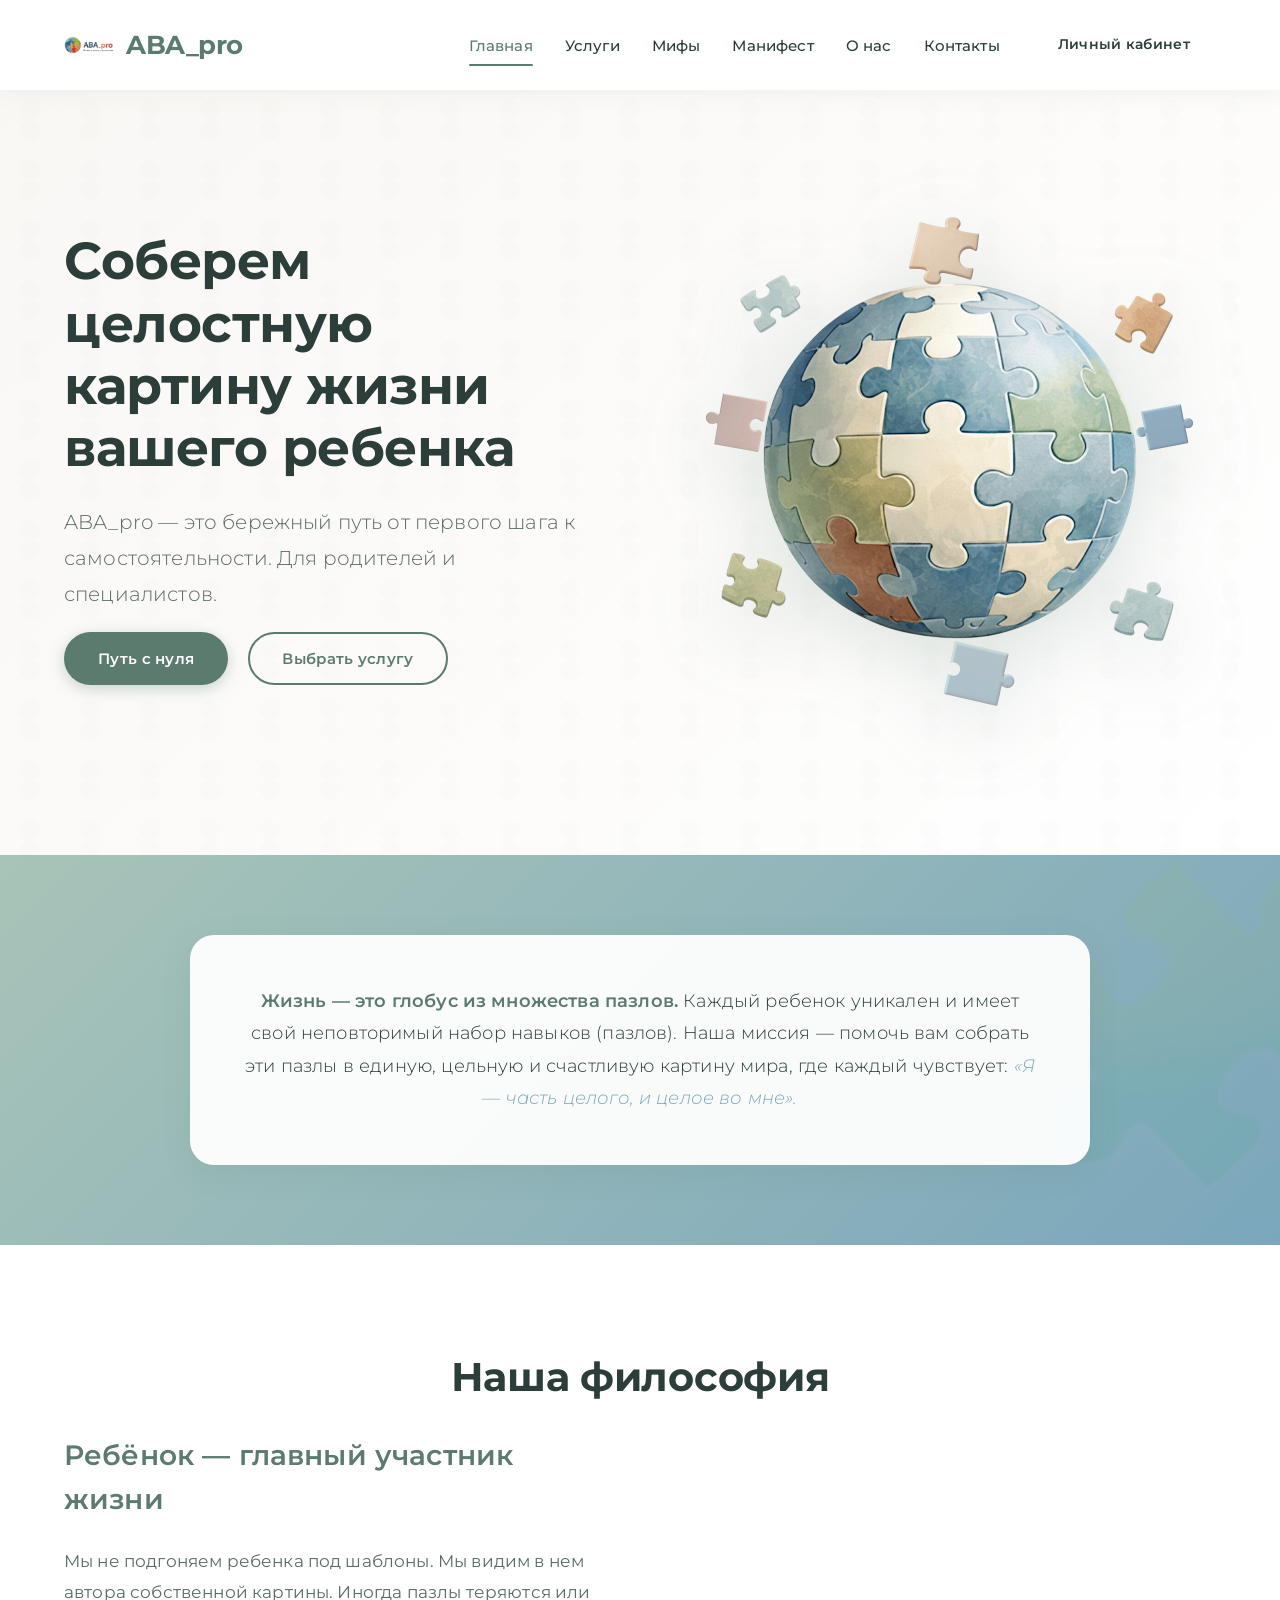
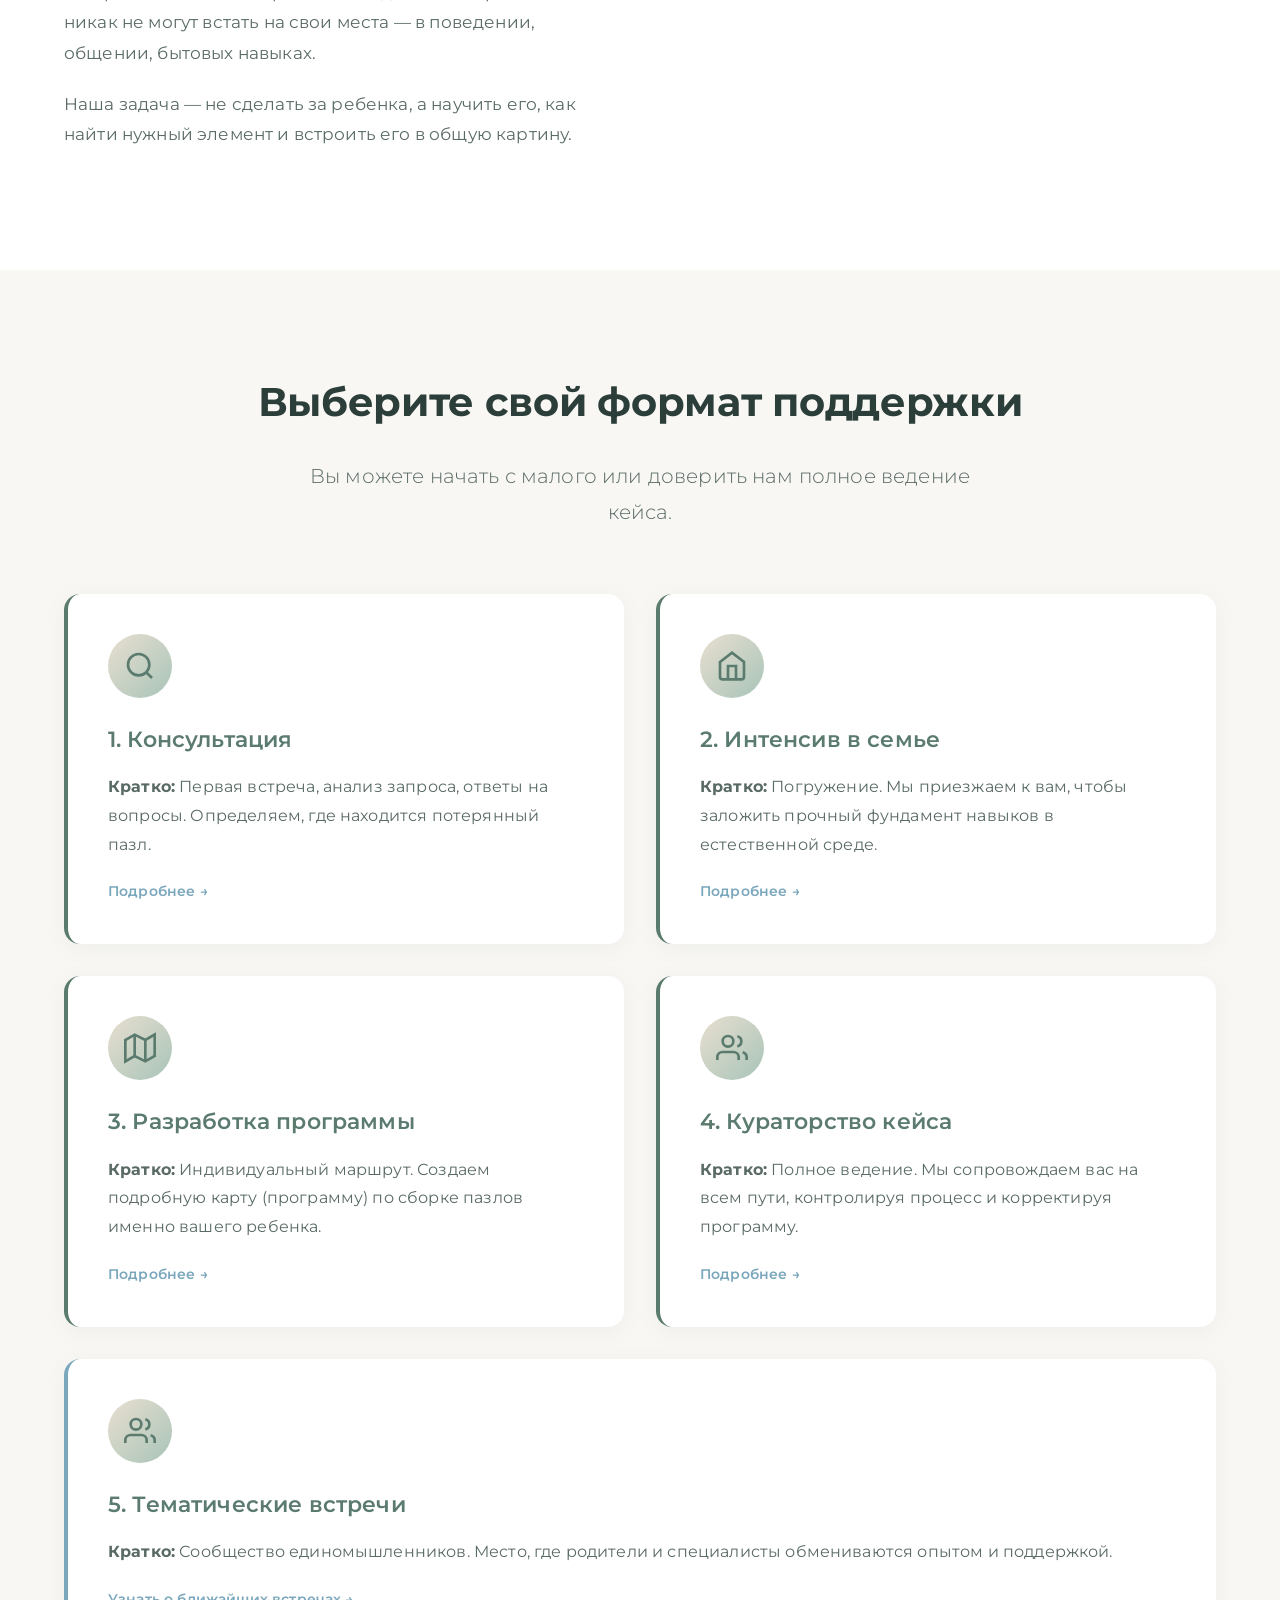
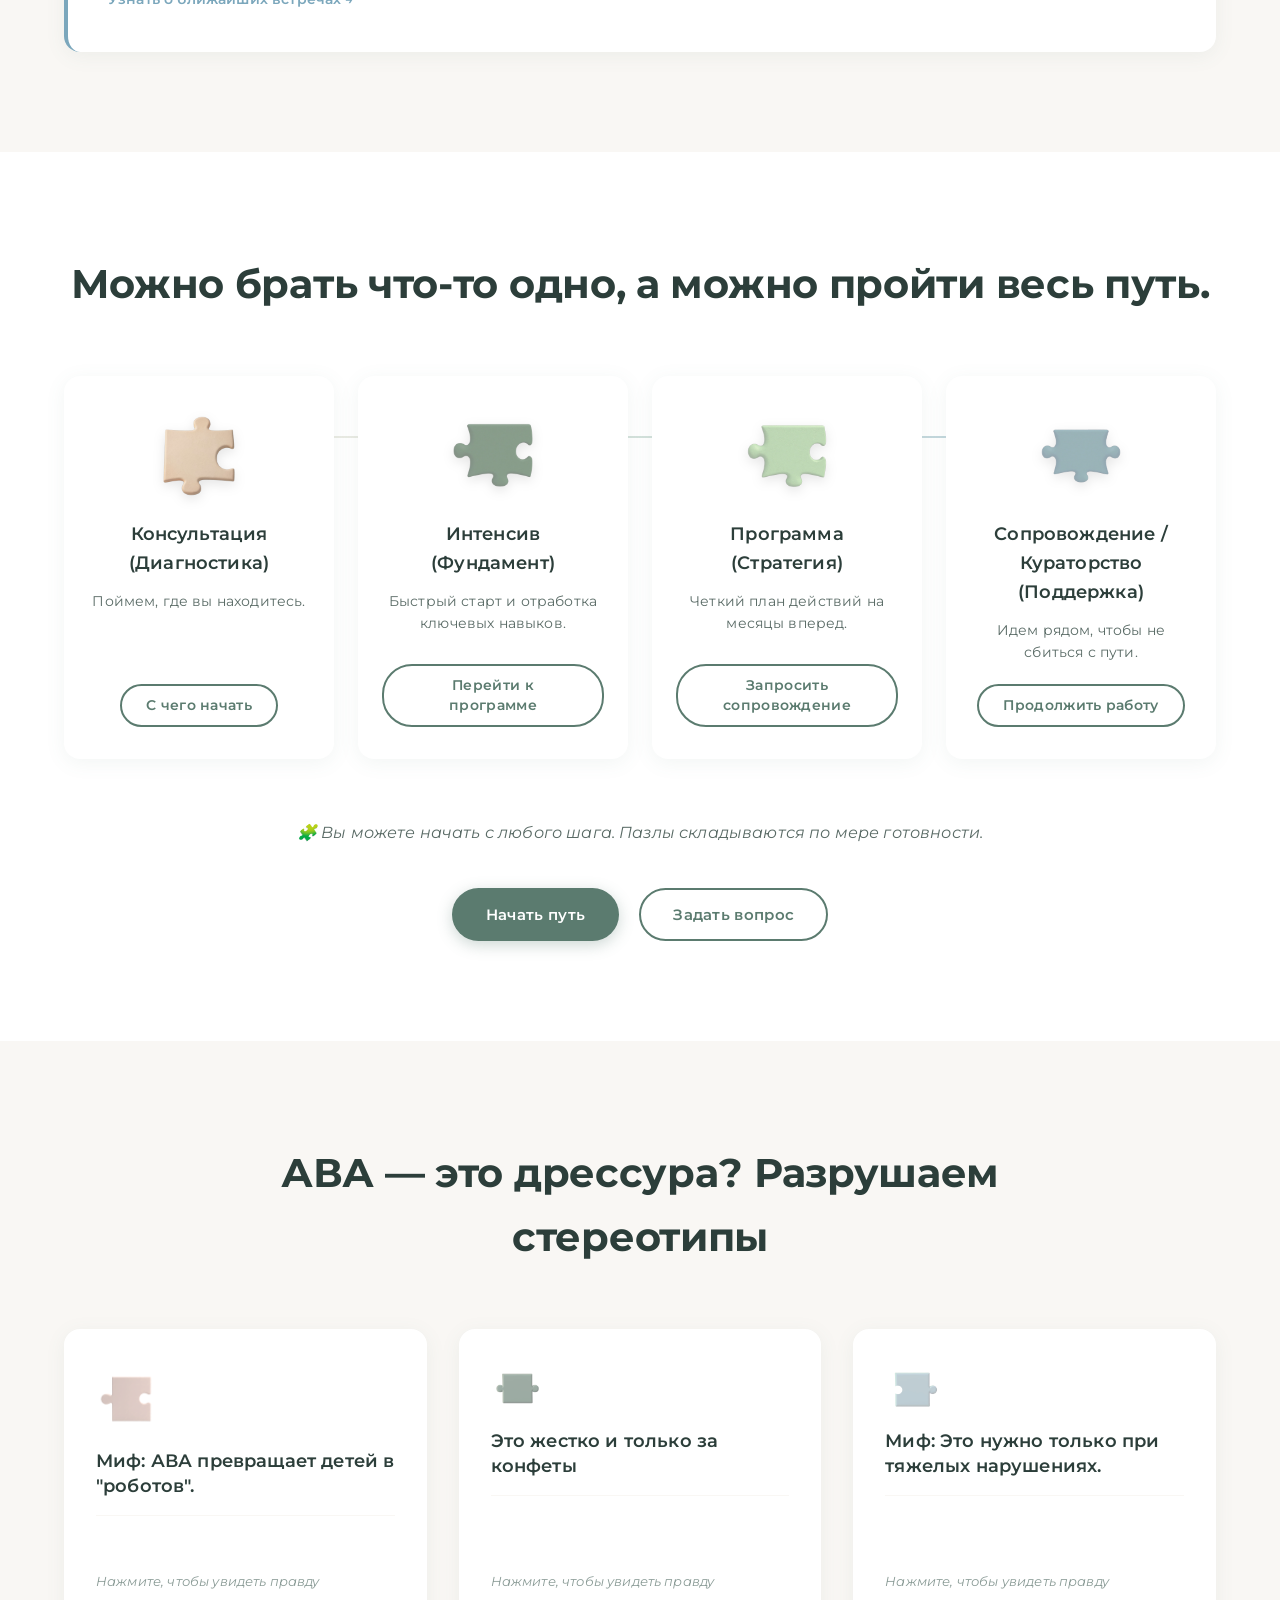
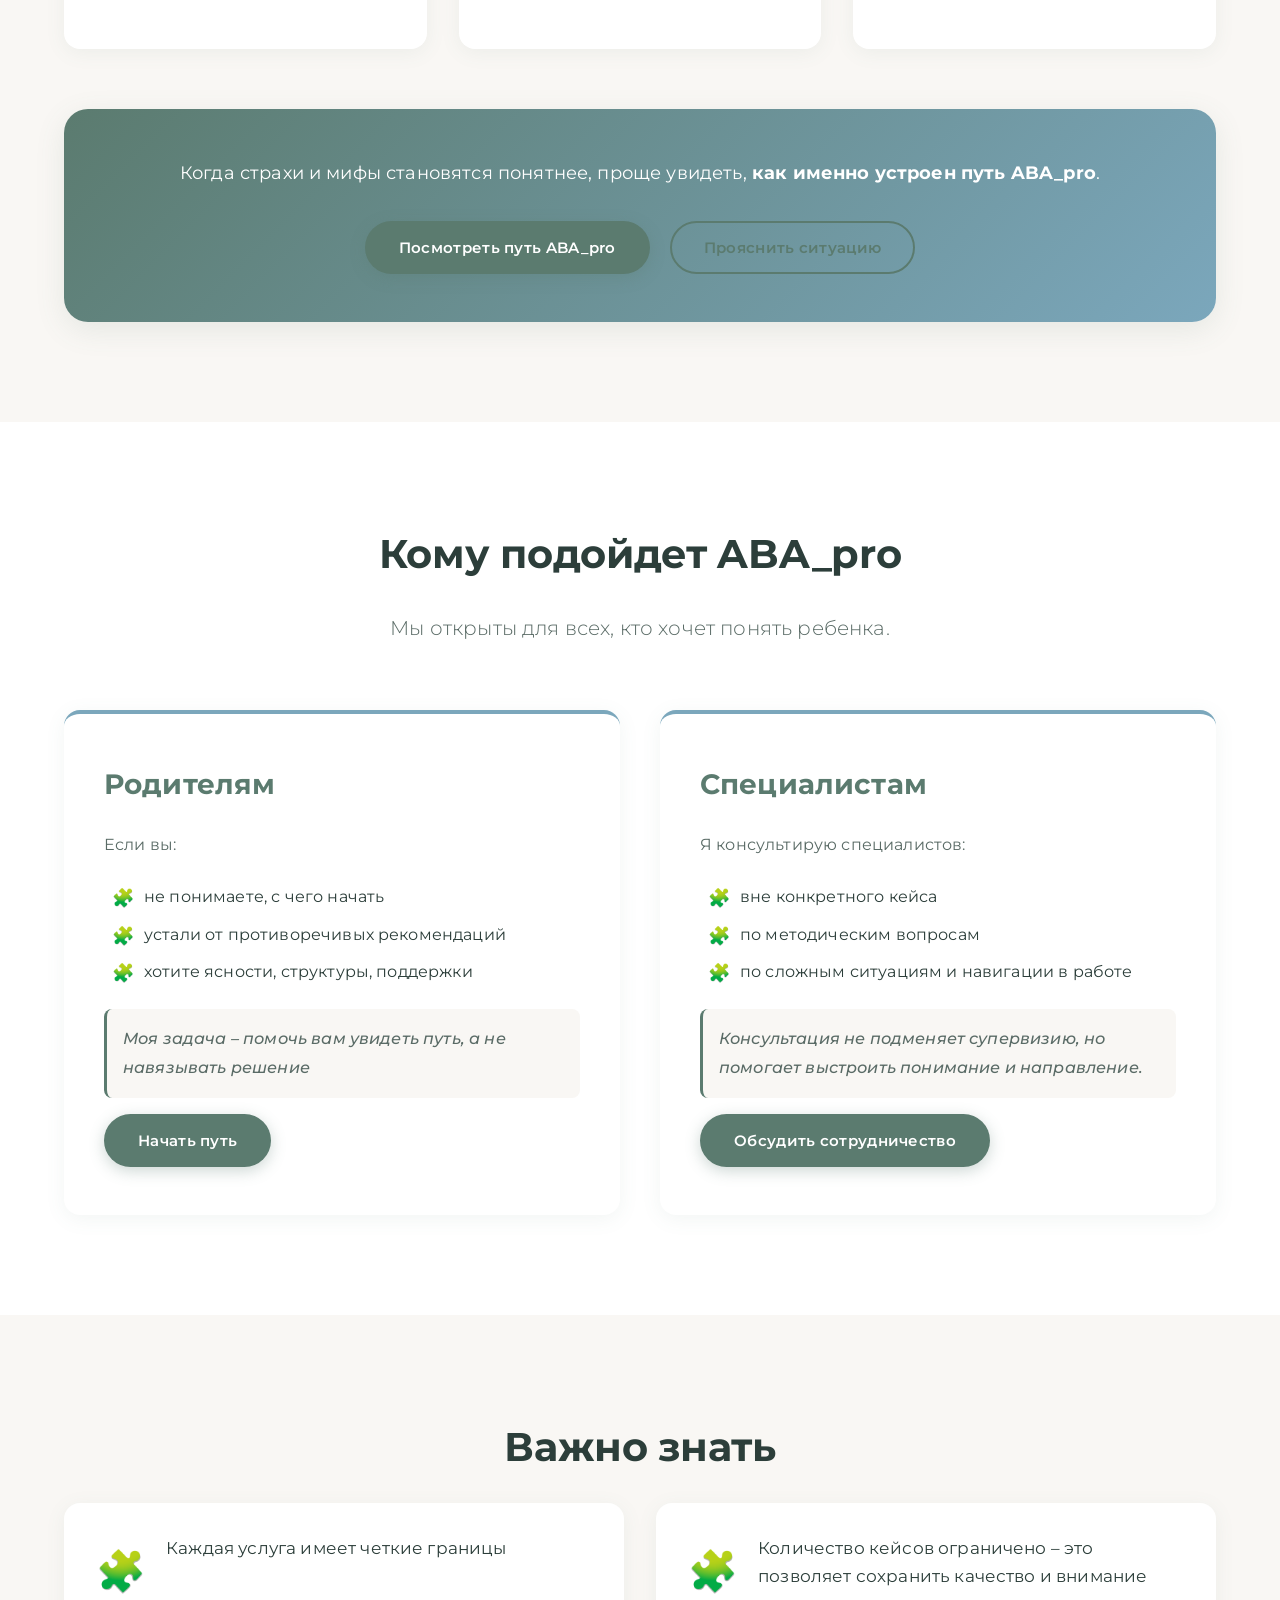
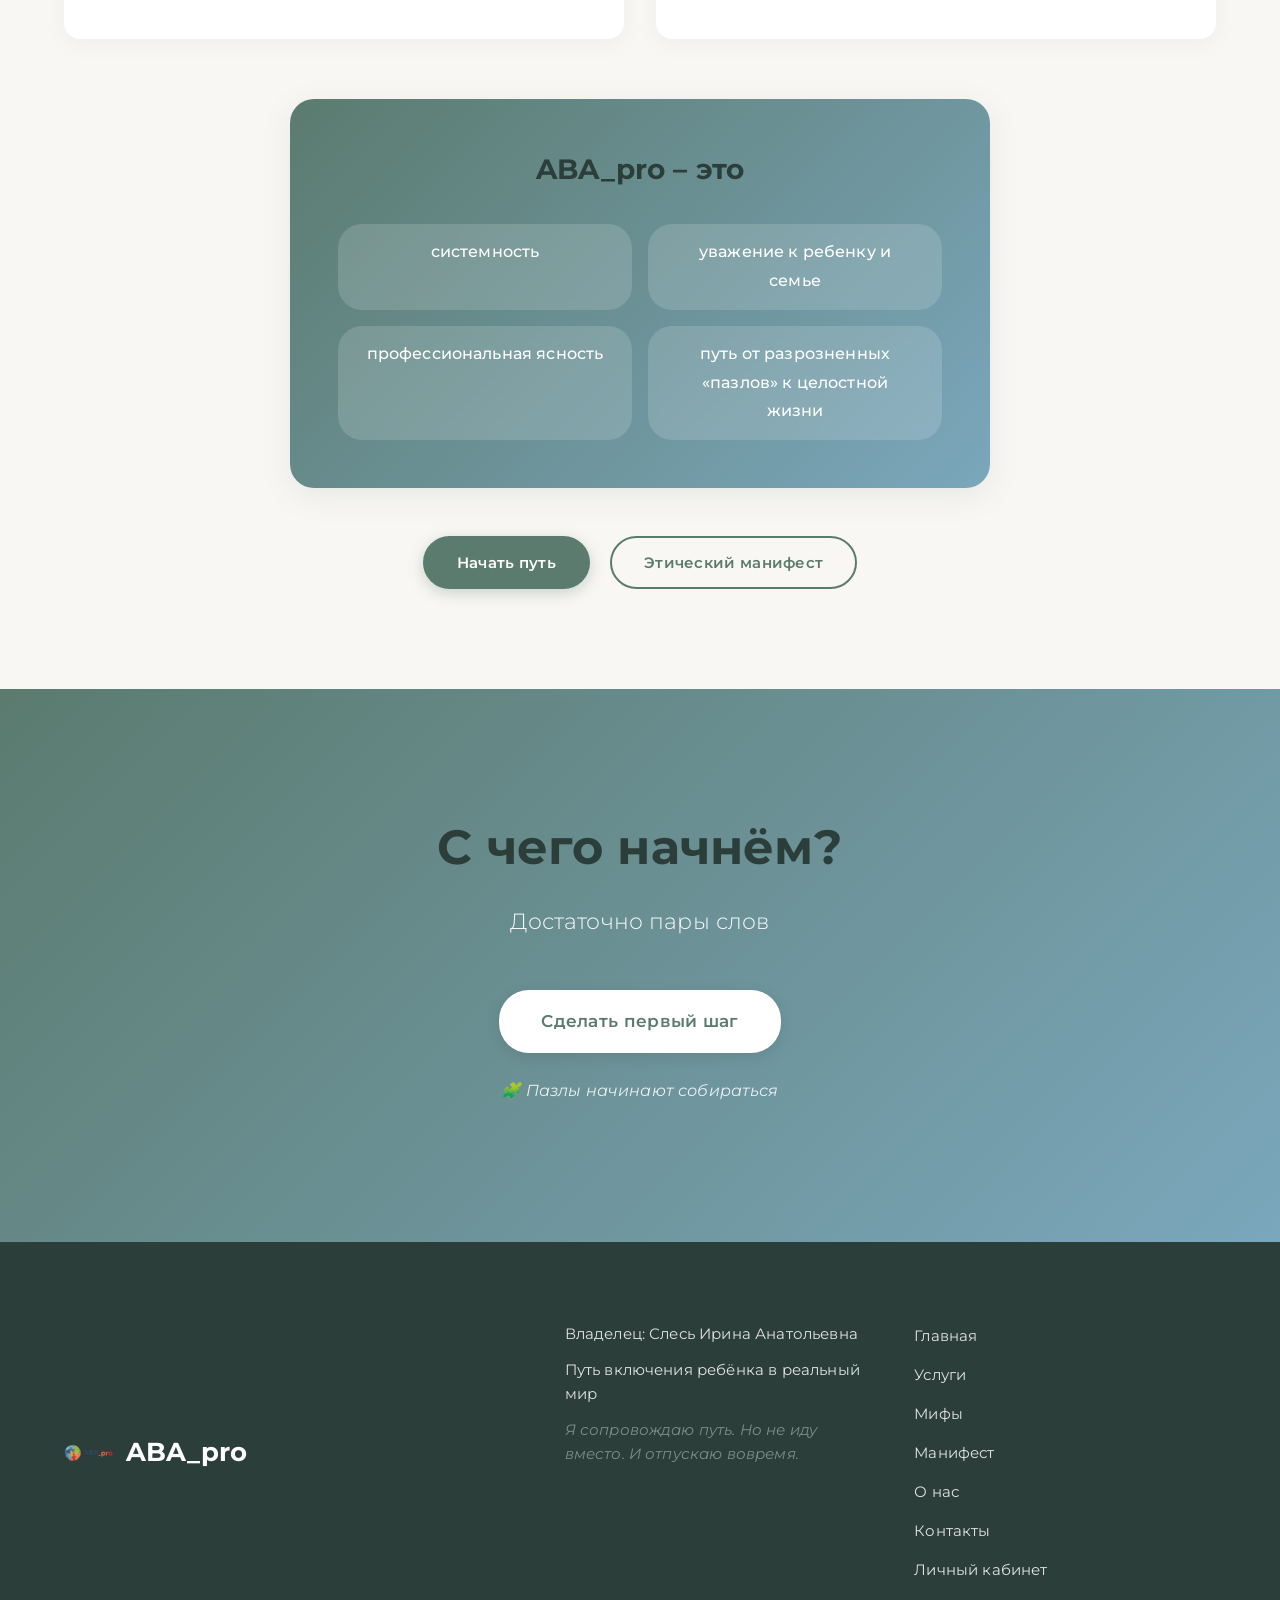
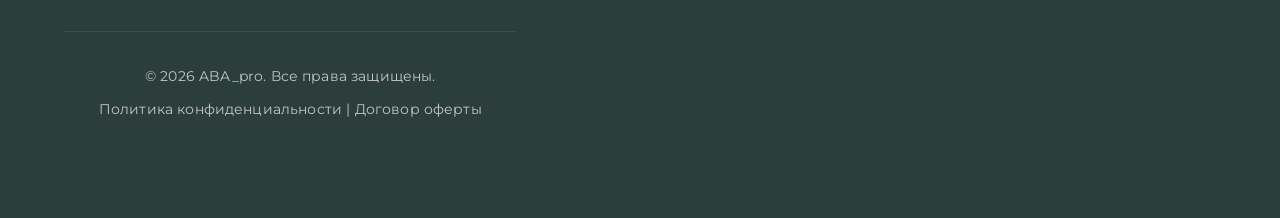
<file: index.html>
<!DOCTYPE html>
<html lang="ru">
<head>
    <meta charset="UTF-8">
    <meta name="viewport" content="width=device-width, initial-scale=1.0">
    <title>ABA_pro — Путь включения ребёнка в реальный мир</title>
    <link rel="stylesheet" href="assets/css/style.css">
    <link rel="preconnect" href="https://fonts.googleapis.com">
    <link rel="preconnect" href="https://fonts.gstatic.com" crossorigin>
    <link href="https://fonts.googleapis.com/css2?family=Montserrat:wght@300;400;500;600;700&display=swap" rel="stylesheet">
</head>
<body>
    <!-- Header -->
    <header class="header">
        <div class="container">
            <div class="header__wrapper">
                <a href="index.html" class="logo">
                    <img src="assets/images/Лого.png" alt="ABA_pro" class="logo__img">
                    <span class="logo__text">ABA_pro</span>
                </a>
                <nav class="nav">
                    <a href="index.html" class="nav__link nav__link--active">Главная</a>
                    <a href="services.html" class="nav__link">Услуги</a>
                    <a href="myths.html" class="nav__link">Мифы</a>
                    <a href="manifesto.html" class="nav__link">Манифест</a>
                    <a href="about.html" class="nav__link">О нас</a>
                    <a href="contacts.html" class="nav__link">Контакты</a>
                    <a href="cabinet.html" class="btn btn--small">Личный кабинет</a>
                </nav>
                <button class="burger" aria-label="Меню">
                    <span></span><span></span><span></span>
                </button>
            </div>
        </div>
    </header>

    <!-- Hero Section -->
    <section class="hero">
        <div class="container">
            <div class="hero__wrapper">
                <div class="hero__content">
                    <h1 class="hero__title">Соберем целостную картину жизни вашего ребенка</h1>
                    <p class="hero__subtitle">ABA_pro — это бережный путь от первого шага к самостоятельности. Для родителей и специалистов.</p>
                    <!-- Убрано: <p class="hero__motto">Я — часть целого, и целое во мне</p> -->
                    <div class="hero__buttons">
                        <a href="#path" class="btn btn--primary">Путь с нуля</a>
                        <a href="#services" class="btn btn--outline">Выбрать услугу</a>
                    </div>
                    <!-- Убрано: <p class="microtext">🧩 Каждый пазл важен</p> -->
                </div>
                <div class="hero__image">
                    <img src="assets/images/globus (1).png" alt="Глобус из пазлов" class="globus">
                </div>
            </div>
        </div>
    </section>

    <!-- Value Block -->
    <section class="value-block">
        <div class="container">
            <div class="value-block__content">
                <p><strong>Жизнь — это глобус из множества пазлов.</strong> Каждый ребенок уникален и имеет свой неповторимый набор навыков (пазлов). Наша миссия — помочь вам собрать эти пазлы в единую, цельную и счастливую картину мира, где каждый чувствует: <em>«Я — часть целого, и целое во мне».</em></p>
            </div>
        </div>
    </section>

    <!-- Philosophy Section -->
    <section class="philosophy section">
        <div class="container">
            <h2 class="section__title">Наша философия</h2>
            <div class="philosophy__content">
                <div class="philosophy__text">
                    <h3>Ребёнок — главный участник жизни</h3>
                    <p>Мы не подгоняем ребенка под шаблоны. Мы видим в нем автора собственной картины. Иногда пазлы теряются или никак не могут встать на свои места — в поведении, общении, бытовых навыках.</p>
                    <p>Наша задача — не сделать за ребенка, а научить его, как найти нужный элемент и встроить его в общую картину.</p>
                </div>
                <!-- Убран блок с плавающими пазлами (.philosophy__puzzles) -->
            </div>
            <!-- Убрано: <p class="section-microtext">🧩 Работаем с реальной жизнью</p> -->
        </div>
    </section>

    <!-- Services Section -->
    <section class="services section section--light" id="services">
        <div class="container">
            <h2 class="section__title">Выберите свой формат поддержки</h2>
            <p class="section__subtitle">Вы можете начать с малого или доверить нам полное ведение кейса.</p>
            
            <div class="services-grid">
                <div class="service-card">
                    <div class="service-card__icon">
                        <svg class="icon" viewBox="0 0 24 24" fill="none" stroke="currentColor" stroke-width="2">
                            <circle cx="11" cy="11" r="8"></circle>
                            <path d="m21 21-4.35-4.35"></path>
                        </svg>
                    </div>
                    <h3 class="service-card__title">1. Консультация</h3>
                    <p class="service-card__text"><strong>Кратко:</strong> Первая встреча, анализ запроса, ответы на вопросы. Определяем, где находится потерянный пазл.</p>
                    <a href="services.html#consultation" class="service-card__link">Подробнее →</a>
                </div>

                <div class="service-card">
                    <div class="service-card__icon">
                        <svg class="icon" viewBox="0 0 24 24" fill="none" stroke="currentColor" stroke-width="2">
                            <path d="m3 9 9-7 9 7v11a2 2 0 0 1-2 2H5a2 2 0 0 1-2-2z"></path>
                            <polyline points="9 22 9 12 15 12 15 22"></polyline>
                        </svg>
                    </div>
                    <h3 class="service-card__title">2. Интенсив в семье</h3>
                    <p class="service-card__text"><strong>Кратко:</strong> Погружение. Мы приезжаем к вам, чтобы заложить прочный фундамент навыков в естественной среде.</p>
                    <a href="services.html#intensive" class="service-card__link">Подробнее →</a>
                </div>

                <div class="service-card">
                    <div class="service-card__icon">
                        <svg class="icon" viewBox="0 0 24 24" fill="none" stroke="currentColor" stroke-width="2">
                            <polygon points="1 6 1 22 8 18 16 22 23 18 23 2 16 6 8 2 1 6"></polygon>
                            <line x1="8" y1="2" x2="8" y2="18"></line>
                            <line x1="16" y1="6" x2="16" y2="22"></line>
                        </svg>
                    </div>
                    <h3 class="service-card__title">3. Разработка программы</h3>
                    <p class="service-card__text"><strong>Кратко:</strong> Индивидуальный маршрут. Создаем подробную карту (программу) по сборке пазлов именно вашего ребенка.</p>
                    <a href="services.html#program" class="service-card__link">Подробнее →</a>
                </div>

                <div class="service-card">
                    <div class="service-card__icon">
                        <svg class="icon" viewBox="0 0 24 24" fill="none" stroke="currentColor" stroke-width="2">
                            <path d="M17 21v-2a4 4 0 0 0-4-4H5a4 4 0 0 0-4 4v2"></path>
                            <circle cx="9" cy="7" r="4"></circle>
                            <path d="M23 21v-2a4 4 0 0 0-3-3.87"></path>
                            <path d="M16 3.13a4 4 0 0 1 0 7.75"></path>
                        </svg>
                    </div>
                    <h3 class="service-card__title">4. Кураторство кейса</h3>
                    <p class="service-card__text"><strong>Кратко:</strong> Полное ведение. Мы сопровождаем вас на всем пути, контролируя процесс и корректируя программу.</p>
                    <a href="services.html#support" class="service-card__link">Подробнее →</a>
                </div>

                <div class="service-card service-card--full">
                    <div class="service-card__icon">
                        <svg class="icon" viewBox="0 0 24 24" fill="none" stroke="currentColor" stroke-width="2">
                            <path d="M17 21v-2a4 4 0 0 0-4-4H5a4 4 0 0 0-4 4v2"></path>
                            <circle cx="9" cy="7" r="4"></circle>
                            <path d="M23 21v-2a4 4 0 0 0-3-3.87"></path>
                            <path d="M16 3.13a4 4 0 0 1 0 7.75"></path>
                        </svg>
                    </div>
                    <h3 class="service-card__title">5. Тематические встречи</h3>
                    <p class="service-card__text"><strong>Кратко:</strong> Сообщество единомышленников. Место, где родители и специалисты обмениваются опытом и поддержкой.</p>
                    <a href="contacts.html" class="service-card__link">Узнать о ближайших встречах →</a>
                </div>
            </div>
            <!-- Убрано: <div class="section-microtext">🧩 Структура, ясность, поддержка</div> -->
        </div>
    </section>

    <!-- Path Section -->
    <section class="path section" id="path">
        <div class="container">
            <h2 class="section__title">Можно брать что-то одно, а можно пройти весь путь.</h2>
            <div class="path-steps">
                <div class="path-step" data-step="1">
                    <div class="path-step__puzzle">
                        <img src="assets/images/1. 4 пазла - беж.png" alt="Шаг 1">
                        <span class="path-step__num"></span>
                    </div>
                    <h3 class="path-step__title">Консультация (Диагностика)</h3>
                    <p class="path-step__text">Поймем, где вы находитесь.</p>
                    <a href="form.html?service=consultation" class="path-step__link btn btn--small btn--outline">С чего начать</a>
                </div>
                
                <div class="path-step" data-step="2">
                    <div class="path-step__puzzle">
                        <img src="assets/images/2. 4 пазла - темн зел.png" alt="Шаг 2">
                        <span class="path-step__num"></span>
                    </div>
                    <h3 class="path-step__title">Интенсив (Фундамент)</h3>
                    <p class="path-step__text">Быстрый старт и отработка ключевых навыков.</p>
                    <a href="form.html?service=intensive" class="path-step__link btn btn--small btn--outline">Перейти к программе</a>
                </div>
                
                <div class="path-step" data-step="3">
                    <div class="path-step__puzzle">
                        <img src="assets/images/3. 4 пазала - свет зел.png" alt="Шаг 3">
                        <span class="path-step__num"></span>
                    </div>
                    <h3 class="path-step__title">Программа (Стратегия)</h3>
                    <p class="path-step__text">Четкий план действий на месяцы вперед.</p>
                    <a href="form.html?service=program" class="path-step__link btn btn--small btn--outline">Запросить сопровождение</a>
                </div>
                
                <div class="path-step" data-step="4">
                    <div class="path-step__puzzle">
                        <img src="assets/images/4. 4 пазла - голубой.png" alt="Шаг 4">
                        <span class="path-step__num"></span>
                    </div>
                    <h3 class="path-step__title">Сопровождение / Кураторство (Поддержка)</h3>
                    <p class="path-step__text">Идем рядом, чтобы не сбиться с пути.</p>
                    <a href="form.html?service=support" class="path-step__link btn btn--small btn--outline">Продолжить работу</a>
                </div>
            </div>
            
            <p class="path-note">🧩 Вы можете начать с любого шага. Пазлы складываются по мере готовности.</p>
            <div class="path__buttons">
                <a href="form.html" class="btn btn--primary">Начать путь</a>
                <a href="contacts.html" class="btn btn--outline">Задать вопрос</a>
            </div>
            <!-- Убрано: <p class="section-microtext">🧩 От запроса — к целостному пути</p> -->
        </div>
    </section>

    <!-- Myths Section -->
    <section class="myths section section--light">
        <div class="container">
            <div class="myths-intro">
                <h2 class="section__title">АВА — это дрессура? Разрушаем стереотипы</h2>
            </div>
            <div class="myths-list">
                <div class="myth-card" data-myth="1">
                    <div class="myth-card__front">
                        <img src="assets/images/1. Мифы - беж.png" alt="Миф 1" class="myth-card__puzzle">
                        <h3 class="myth-card__title">Миф: АВА превращает детей в "роботов".</h3>
                        <p class="myth-card__hint">Нажмите, чтобы увидеть правду</p>
                    </div>
                    <div class="myth-card__back">
                        <h4 class="myth-card__truth-title">Правда ABA_pro:</h4>
                        <p class="myth-card__truth">Мы учим ребенка думать, а не просто повторять. Наша цель — осознанное поведение и гибкость в реальной жизни.</p>
                    </div>
                </div>
                <div class="myth-card" data-myth="2">
                    <div class="myth-card__front">
                        <img src="assets/images/2. Мифы - зелен.png" alt="Миф 2" class="myth-card__puzzle">
                        <h3 class="myth-card__title">Это жестко и только за конфеты</h3>
                        <p class="myth-card__hint">Нажмите, чтобы увидеть правду</p>
                    </div>
                    <div class="myth-card__back">
                        <h4 class="myth-card__truth-title">Правда ABA_pro:</h4>
                        <p class="myth-card__truth">Мы используем естественные поощрения и опираемся на интерес ребенка. Мотивация строится на радости от успеха и взаимодействия.</p>
                    </div>
                </div>
                <div class="myth-card" data-myth="3">
                    <div class="myth-card__front">
                        <img src="assets/images/3. Мифы - голубой.png" alt="Миф 3" class="myth-card__puzzle">
                        <h3 class="myth-card__title">Миф: Это нужно только при тяжелых нарушениях.</h3>
                        <p class="myth-card__hint">Нажмите, чтобы увидеть правду</p>
                    </div>
                    <div class="myth-card__back">
                        <h4 class="myth-card__truth-title">Правда ABA_pro:</h4>
                        <p class="myth-card__truth">Методы прикладного анализа поведения работают для любых задач: от обучения туалету до развития речи и социальных навыков у любого ребенка.</p>
                    </div>
                </div>
            </div>
            <div class="myths-bridge">
                <p>Когда страхи и мифы становятся понятнее, проще увидеть, <strong>как именно устроен путь ABA_pro</strong>.</p>
                <div class="myths-bridge__buttons">
                    <a href="services.html" class="btn btn--primary">Посмотреть путь ABA_pro</a>
                    <a href="form.html" class="btn btn--outline">Прояснить ситуацию</a>
                </div>
            </div>
        </div>
    </section>

    <!-- For Whom Section -->
    <section class="for-whom section">
        <div class="container">
            <h2 class="section__title">Кому подойдет ABA_pro</h2>
            <p class="section__subtitle">Мы открыты для всех, кто хочет понять ребенка.</p>
            
            <div class="for-whom__grid">
                <div class="for-whom__card">
                    <h3>Родителям</h3>
                    <p>Если вы:</p>
                    <ul>
                        <li>не понимаете, с чего начать</li>
                        <li>устали от противоречивых рекомендаций</li>
                        <li>хотите ясности, структуры, поддержки</li>
                    </ul>
                    <p class="for-whom__highlight">Моя задача – помочь вам увидеть путь, а не навязывать решение</p>
                    <a href="form.html" class="btn btn--primary">Начать путь</a>
                </div>
                
                <div class="for-whom__card">
                    <h3>Специалистам</h3>
                    <p>Я консультирую специалистов:</p>
                    <ul>
                        <li>вне конкретного кейса</li>
                        <li>по методическим вопросам</li>
                        <li>по сложным ситуациям и навигации в работе</li>
                    </ul>
                    <p class="for-whom__highlight">Консультация не подменяет супервизию, но помогает выстроить понимание и направление.</p>
                    <a href="form.html" class="btn btn--primary">Обсудить сотрудничество</a>
                </div>
            </div>
        </div>
    </section>

    <!-- Important Info -->
    <section class="important section section--light">
        <div class="container">
            <h2 class="section__title">Важно знать</h2>
            <div class="important__grid">
                <div class="important__item">
                    <div class="important__icon">🧩</div>
                    <p>Каждая услуга имеет четкие границы</p>
                </div>
                <div class="important__item">
                    <div class="important__icon">🧩</div>
                    <p>Количество кейсов ограничено – это позволяет сохранить качество и внимание</p>
                </div>
            </div>
            
            <div class="important__values">
                <h3>ABA_pro – это</h3>
                <ul>
                    <li>системность</li>
                    <li>уважение к ребенку и семье</li>
                    <li>профессиональная ясность</li>
                    <li>путь от разрозненных «пазлов» к целостной жизни</li>
                </ul>
            </div>
            
            <div class="important__buttons">
                <a href="form.html" class="btn btn--primary">Начать путь</a>
                <a href="manifesto.html" class="btn btn--outline">Этический манифест</a>
            </div>
        </div>
    </section>

    <!-- CTA Section -->
    <section class="cta section section--primary">
        <div class="container">
            <h2 class="cta__title">С чего начнём?</h2>
            <p class="cta__text">Достаточно пары слов</p>
            <a href="form.html" class="btn btn--white btn--large">Сделать первый шаг</a>
            <p class="cta__note">🧩 Пазлы начинают собираться</p>
        </div>
    </section>

    <!-- Footer -->
    <footer class="footer">
        <div class="container">
            <div class="footer__wrapper">
                <div class="footer__logo">
                    <img src="assets/images/Лого.png" alt="ABA_pro">
                    <span>ABA_pro</span>
                </div>
                <div class="footer__info">
                    <p>Владелец: Слесь Ирина Анатольевна</p>
                    <p>Путь включения ребёнка в реальный мир</p>
                    <p class="footer-quote">Я сопровождаю путь. Но не иду вместо. И отпускаю вовремя.</p>
                </div>
                <nav class="footer__nav">
                    <a href="index.html">Главная</a>
                    <a href="services.html">Услуги</a>
                    <a href="myths.html">Мифы</a>
                    <a href="manifesto.html">Манифест</a>
                    <a href="about.html">О нас</a>
                    <a href="contacts.html">Контакты</a>
                    <a href="cabinet.html">Личный кабинет</a>
                </nav>
                <div class="footer__bottom">
                    <p>&copy; 2026 ABA_pro. Все права защищены.</p>
                    <p><a href="privacy.html">Политика конфиденциальности</a> | <a href="offer.html">Договор оферты</a></p>
                </div>
            </div>
        </div>
    </footer>

    <script src="assets/js/main.js"></script>
</body>
</html>
</file>
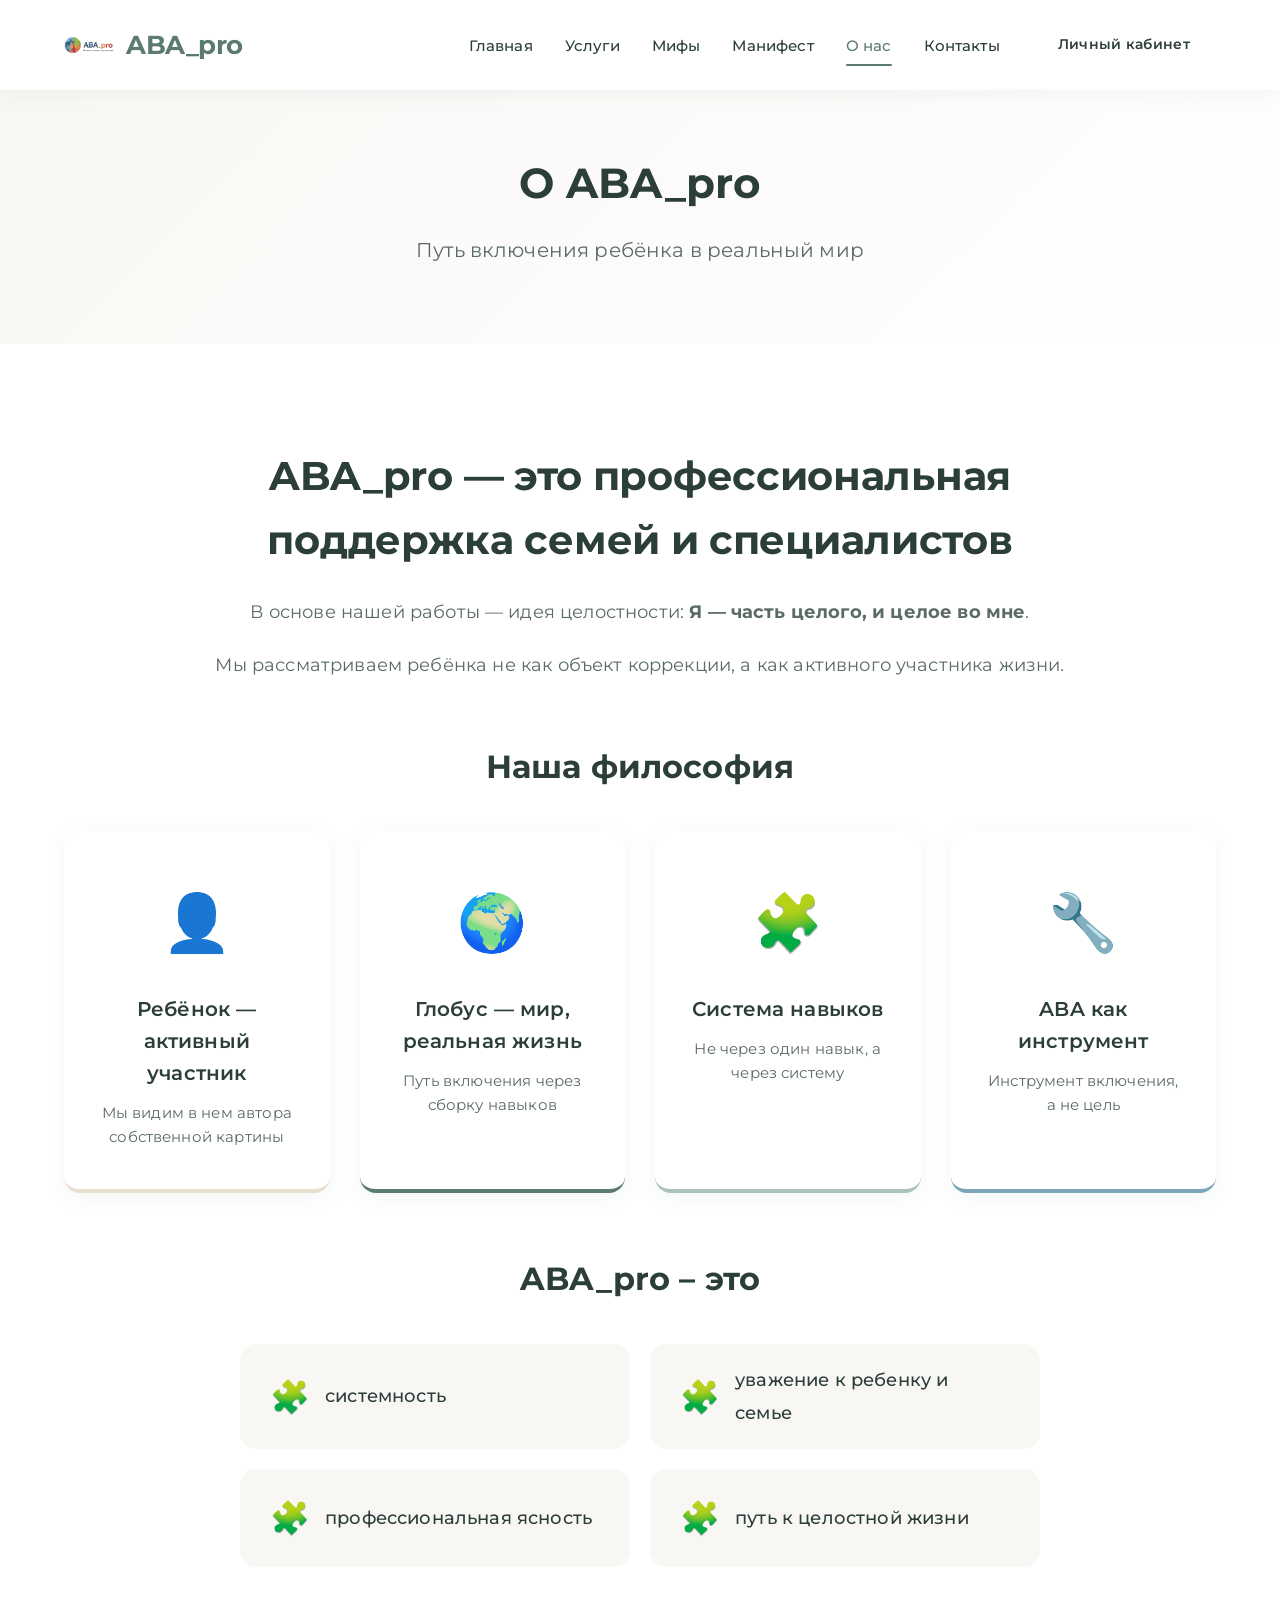
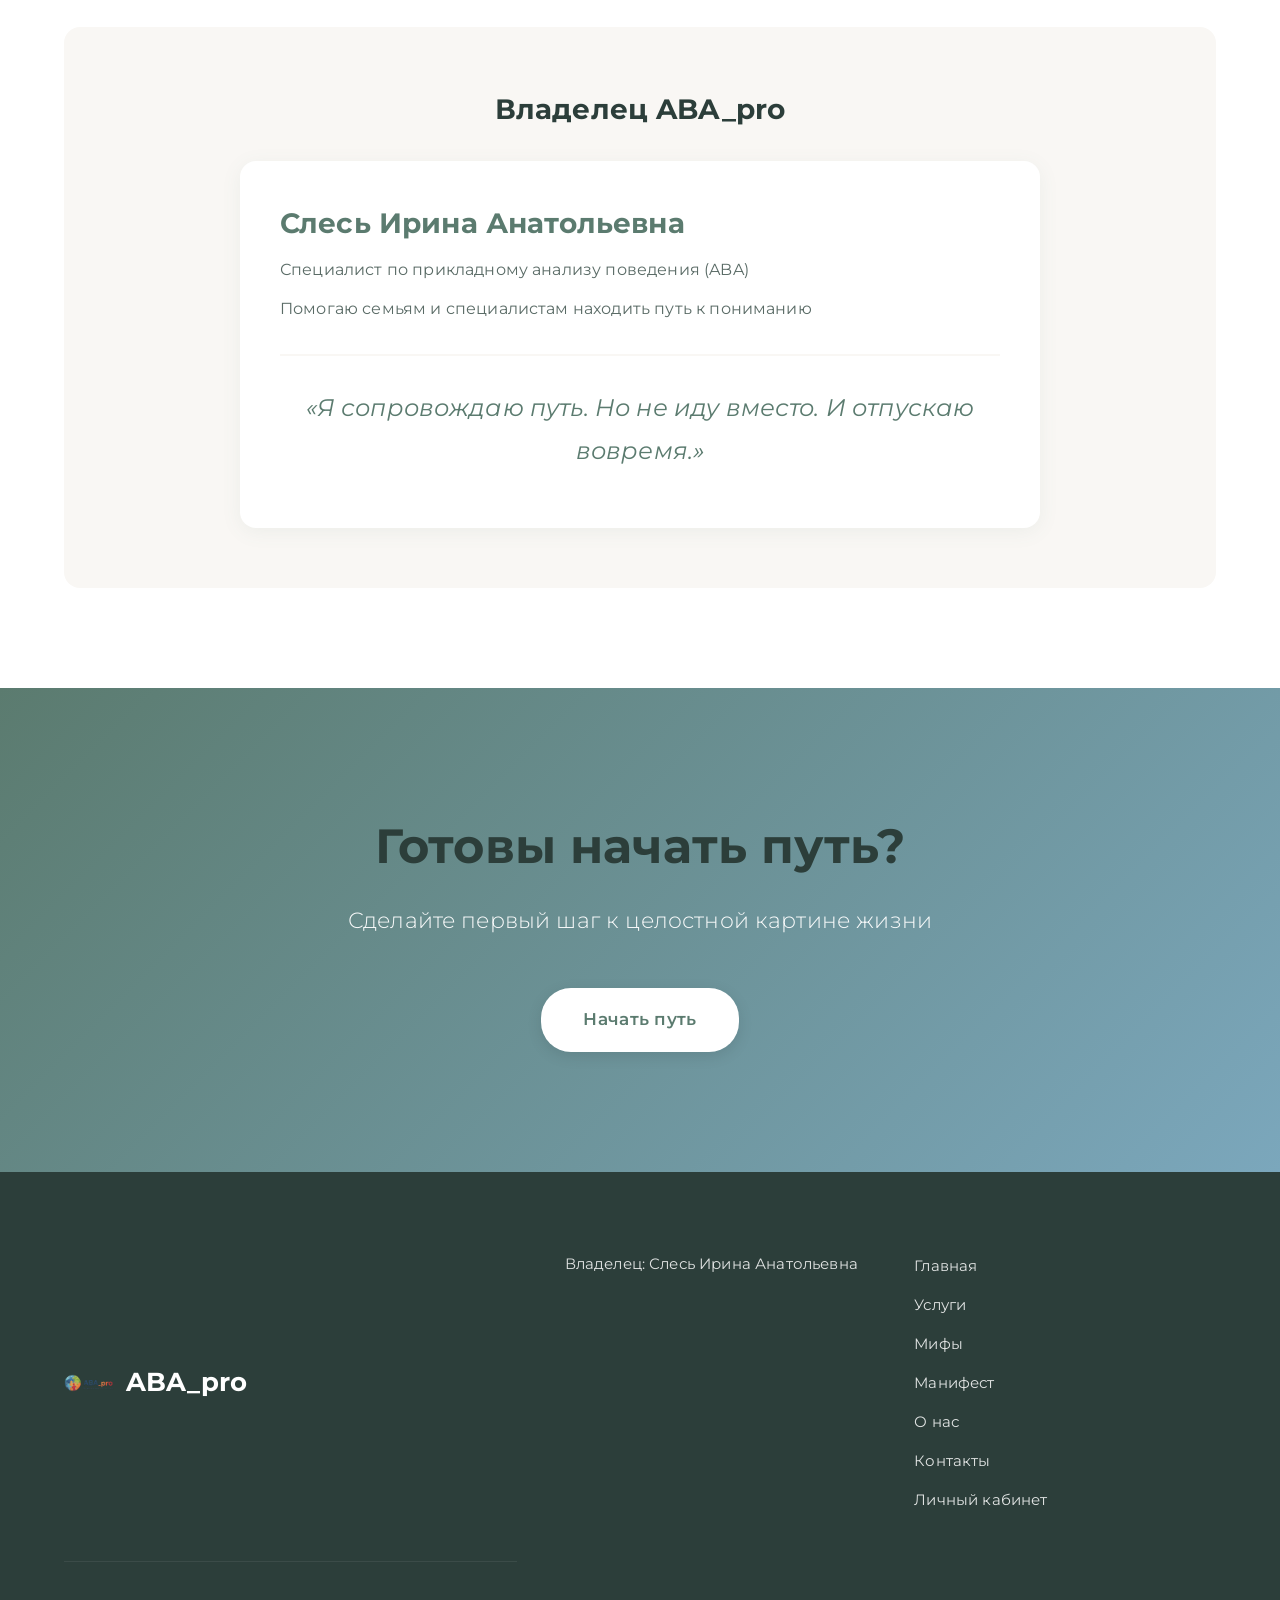
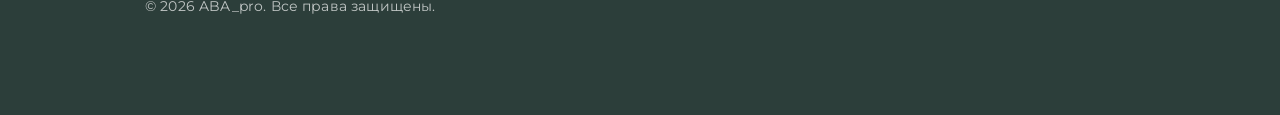
<file: about.html>
<!DOCTYPE html>
<html lang="ru">
<head>
    <meta charset="UTF-8">
    <meta name="viewport" content="width=device-width, initial-scale=1.0">
    <title>О нас — ABA_pro</title>
    <link rel="stylesheet" href="assets/css/style.css">
    <link href="https://fonts.googleapis.com/css2?family=Montserrat:wght@300;400;500;600;700&display=swap" rel="stylesheet">
</head>
<body>
    <header class="header">
        <div class="container">
            <div class="header__wrapper">
                <a href="index.html" class="logo">
                    <img src="assets/images/Лого.png" alt="ABA_pro" class="logo__img">
                    <span class="logo__text">ABA_pro</span>
                </a>
                <nav class="nav">
                    <a href="index.html" class="nav__link">Главная</a>
                    <a href="services.html" class="nav__link">Услуги</a>
                    <a href="myths.html" class="nav__link">Мифы</a>
                    <a href="manifesto.html" class="nav__link">Манифест</a>
                    <a href="about.html" class="nav__link nav__link--active">О нас</a>
                    <a href="contacts.html" class="nav__link">Контакты</a>
                    <a href="cabinet.html" class="btn btn--small">Личный кабинет</a>
                </nav>
                <button class="burger" aria-label="Меню">
                    <span></span><span></span><span></span>
                </button>
            </div>
        </div>
    </header>

    <section class="page-header">
        <div class="container">
            <h1 class="page-header__title">О ABA_pro</h1>
            <p class="page-header__subtitle">Путь включения ребёнка в реальный мир</p>
        </div>
    </section>

    <section class="about section">
        <div class="container">
            <div class="about__intro">
                <h2 class="section__title">ABA_pro — это профессиональная поддержка семей и специалистов</h2>
                <p class="about__text">В основе нашей работы — идея целостности: <strong>Я — часть целого, и целое во мне</strong>.</p>
                <p class="about__text">Мы рассматриваем ребёнка не как объект коррекции, а как активного участника жизни.</p>
            </div>

            <div class="about__philosophy">
                <h3>Наша философия</h3>
                <div class="philosophy-grid">
                    <div class="philosophy-card">
                        <div class="philosophy-card__icon">👤</div>
                        <h4>Ребёнок — активный участник</h4>
                        <p>Мы видим в нем автора собственной картины</p>
                    </div>
                    <div class="philosophy-card">
                        <div class="philosophy-card__icon">🌍</div>
                        <h4>Глобус — мир, реальная жизнь</h4>
                        <p>Путь включения через сборку навыков</p>
                    </div>
                    <div class="philosophy-card">
                        <div class="philosophy-card__icon">🧩</div>
                        <h4>Система навыков</h4>
                        <p>Не через один навык, а через систему</p>
                    </div>
                    <div class="philosophy-card">
                        <div class="philosophy-card__icon">🔧</div>
                        <h4>ABA как инструмент</h4>
                        <p>Инструмент включения, а не цель</p>
                    </div>
                </div>
            </div>

            <div class="about__values">
                <h3>ABA_pro – это</h3>
                <div class="values-list">
                    <div class="value-item">
                        <span class="value-item__icon">🧩</span>
                        <span class="value-item__text">системность</span>
                    </div>
                    <div class="value-item">
                        <span class="value-item__icon">🧩</span>
                        <span class="value-item__text">уважение к ребенку и семье</span>
                    </div>
                    <div class="value-item">
                        <span class="value-item__icon">🧩</span>
                        <span class="value-item__text">профессиональная ясность</span>
                    </div>
                    <div class="value-item">
                        <span class="value-item__icon">🧩</span>
                        <span class="value-item__text">путь к целостной жизни</span>
                    </div>
                </div>
            </div>

            <div class="about__owner">
                <h3>Владелец ABA_pro</h3>
                <div class="owner-card">
                    <div class="owner-card__info">
                        <h4>Слесь Ирина Анатольевна</h4>
                        <p>Специалист по прикладному анализу поведения (ABA)</p>
                        <p>Помогаю семьям и специалистам находить путь к пониманию</p>
                    </div>
                    <div class="owner-card__quote">
                        <blockquote>
                            <p>«Я сопровождаю путь. Но не иду вместо. И отпускаю вовремя.»</p>
                        </blockquote>
                    </div>
                </div>
            </div>
        </div>
    </section>

    <section class="cta section section--primary">
        <div class="container">
            <h2 class="cta__title">Готовы начать путь?</h2>
            <p class="cta__text">Сделайте первый шаг к целостной картине жизни</p>
            <a href="form.html" class="btn btn--white btn--large">Начать путь</a>
        </div>
    </section>

    <footer class="footer">
        <div class="container">
            <div class="footer__wrapper">
                <div class="footer__logo">
                    <img src="assets/images/Лого.png" alt="ABA_pro">
                    <span>ABA_pro</span>
                </div>
                <div class="footer__info">
                    <p>Владелец: Слесь Ирина Анатольевна</p>
                </div>
                <nav class="footer__nav">
                    <a href="index.html">Главная</a>
                    <a href="services.html">Услуги</a>
                    <a href="myths.html">Мифы</a>
                    <a href="manifesto.html">Манифест</a>
                    <a href="about.html">О нас</a>
                    <a href="contacts.html">Контакты</a>
                    <a href="cabinet.html">Личный кабинет</a>
                </nav>
                <div class="footer__bottom">
                    <p>&copy; 2026 ABA_pro. Все права защищены.</p>
                </div>
            </div>
        </div>
    </footer>

    <script src="assets/js/main.js"></script>
</body>
</html>
</file>
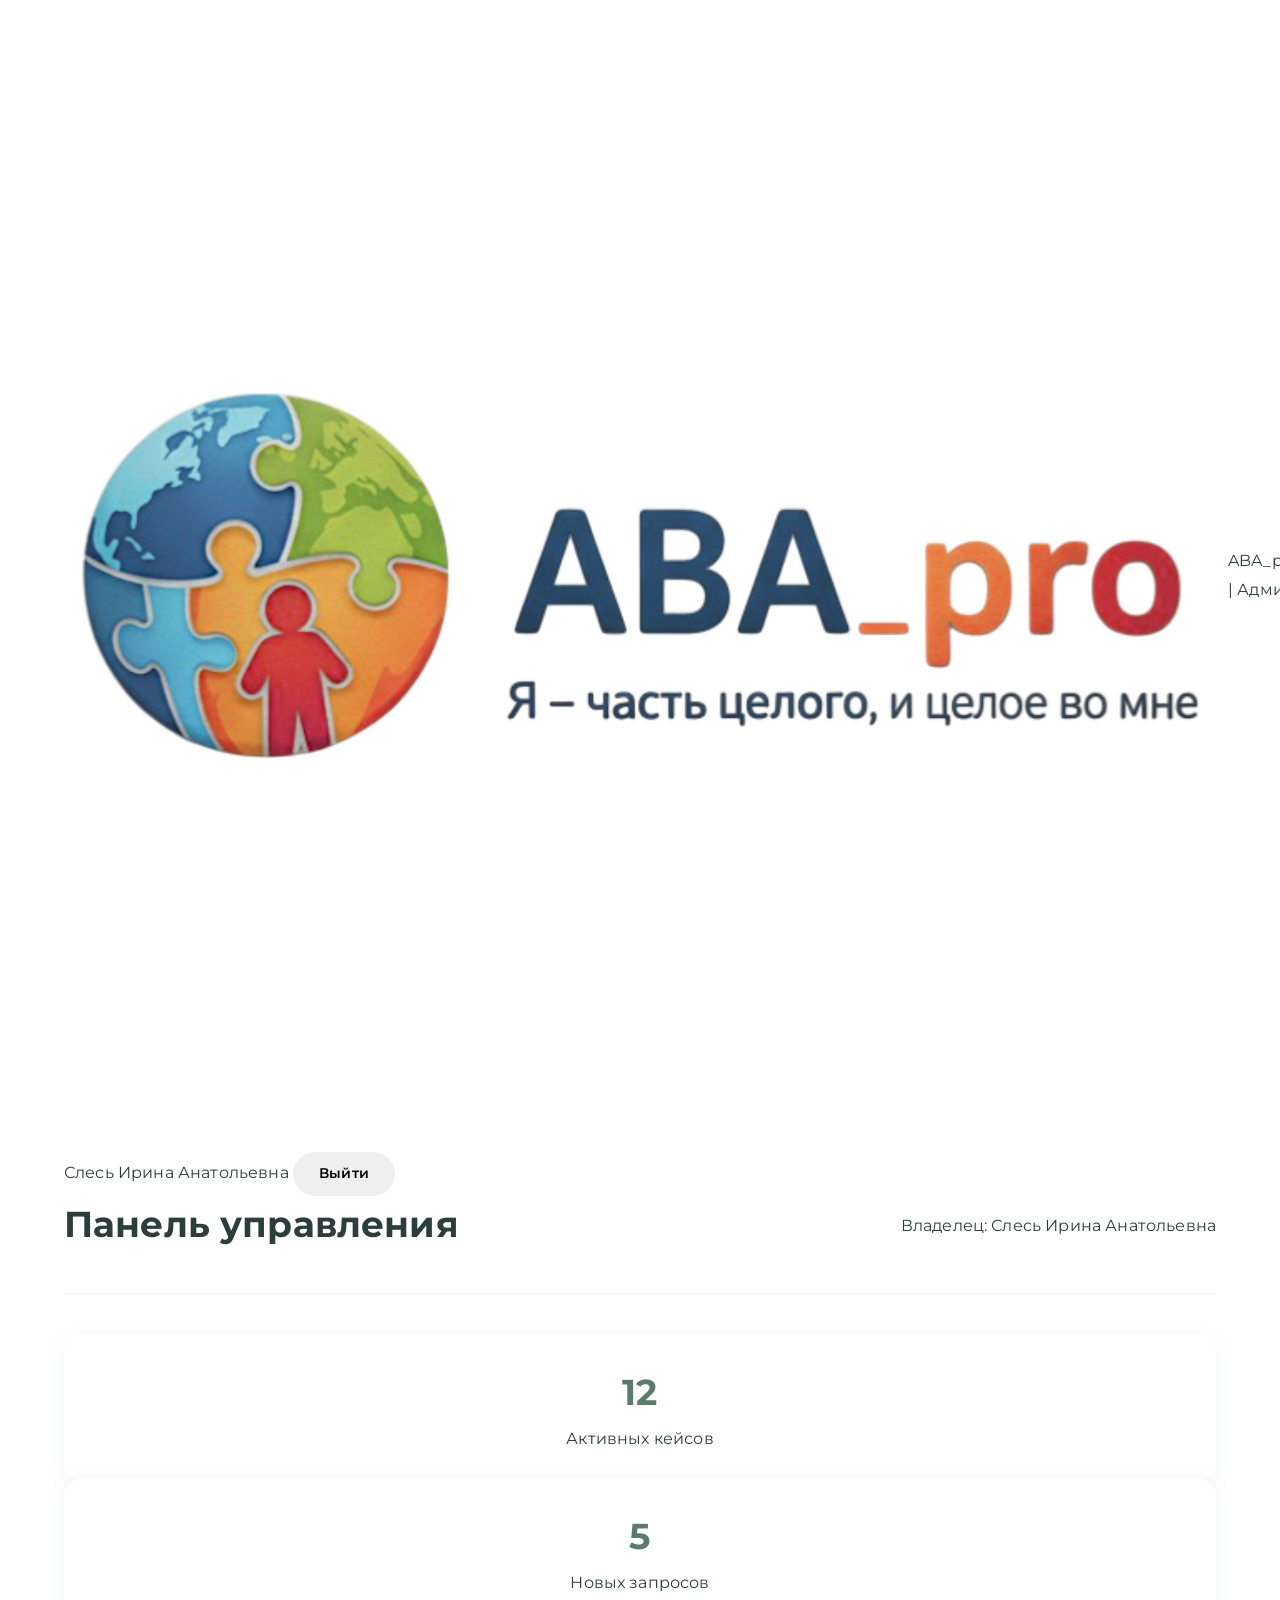
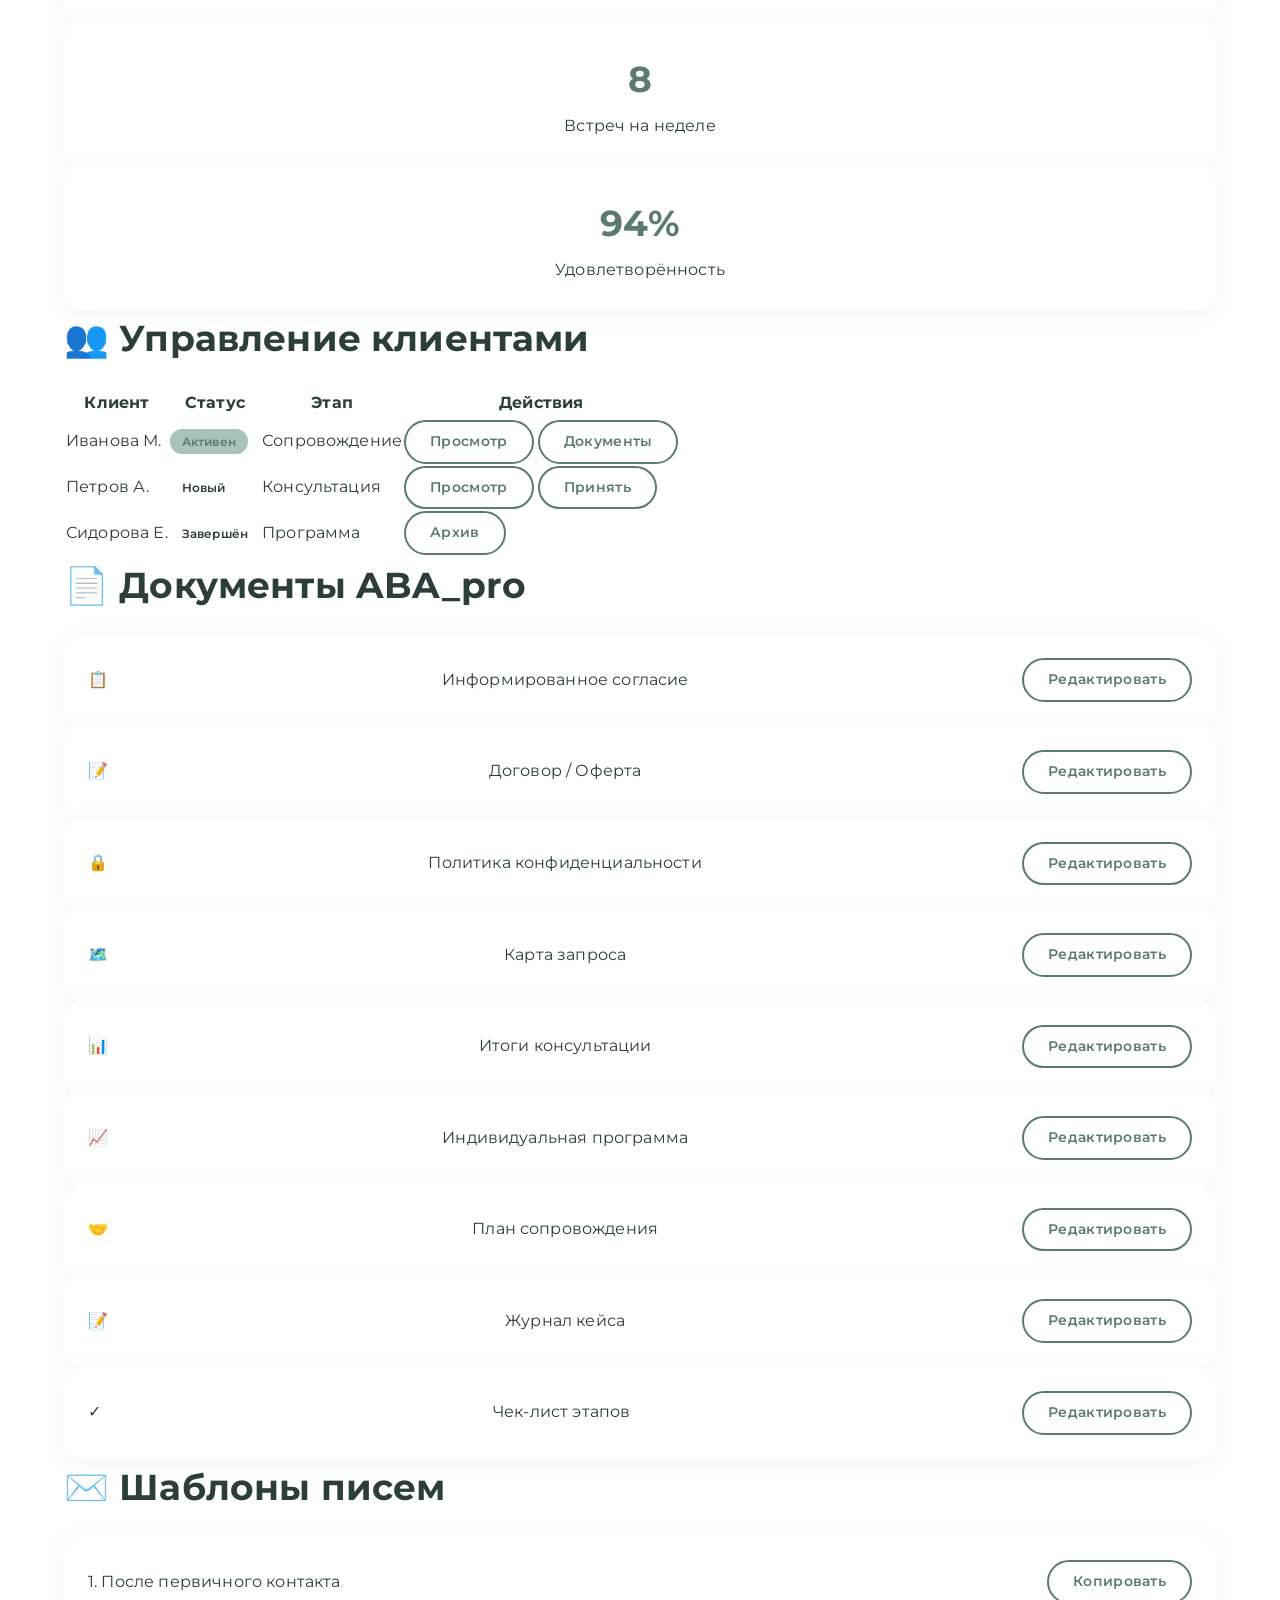
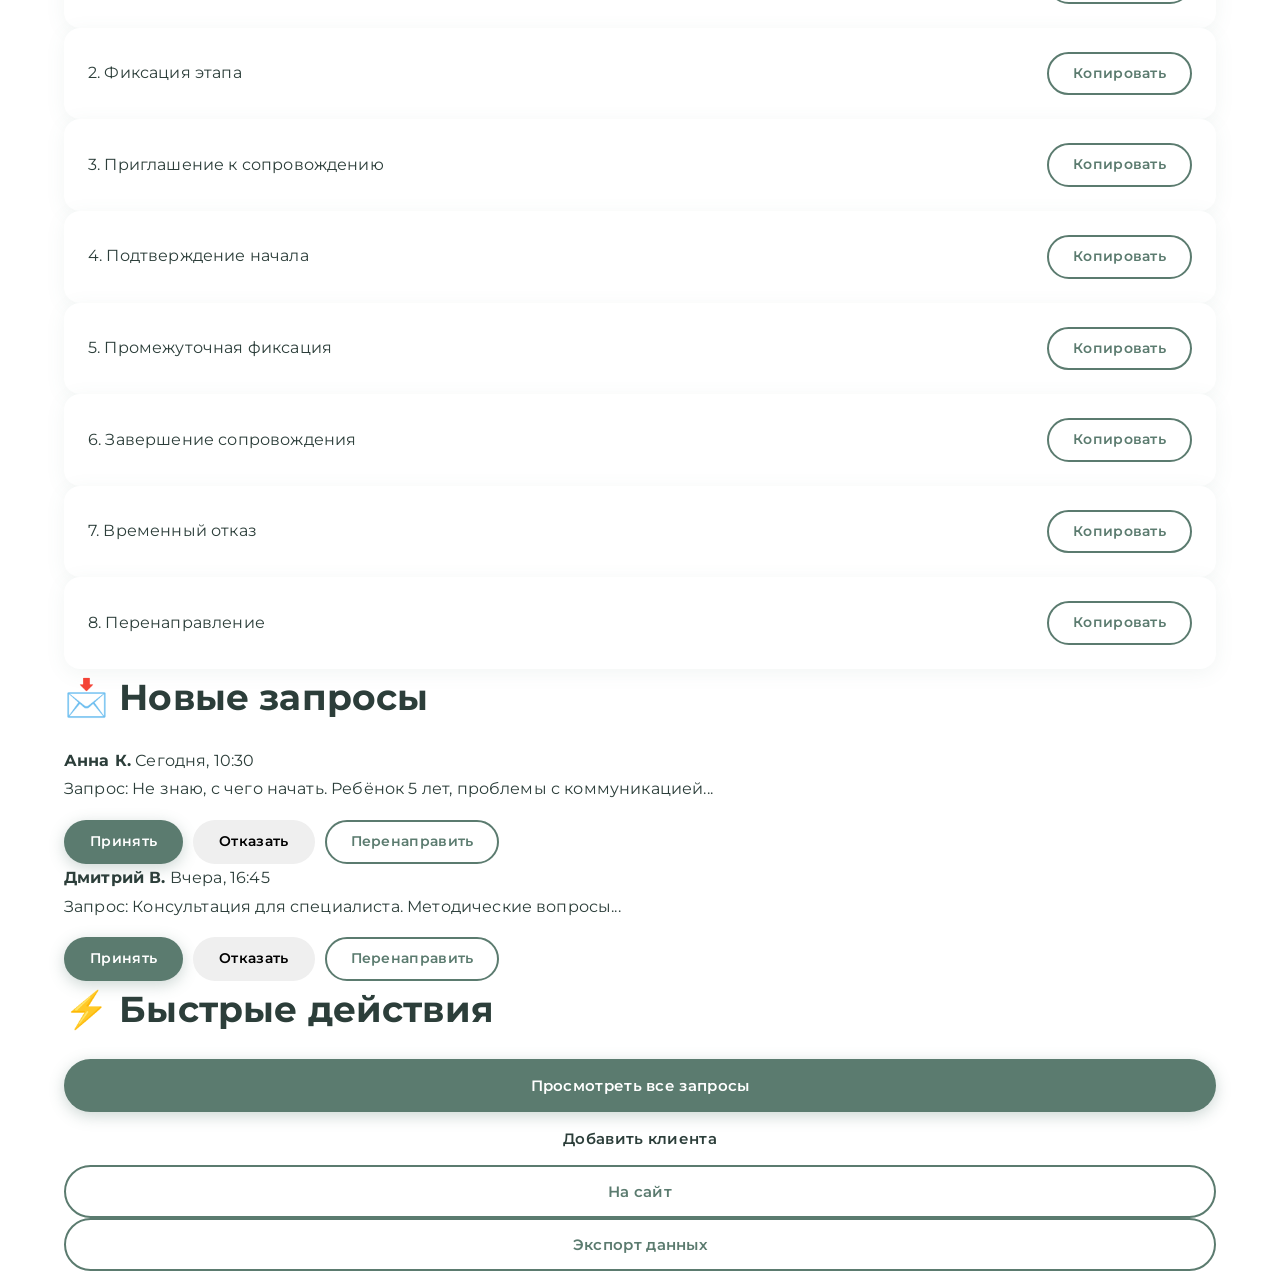
<file: admin.html>
<!DOCTYPE html>
<html lang="ru">
<head>
    <meta charset="UTF-8">
    <meta name="viewport" content="width=device-width, initial-scale=1.0">
    <title>Админ-панель — ABA_pro</title>
    <link rel="preconnect" href="https://fonts.googleapis.com">
    <link rel="preconnect" href="https://fonts.gstatic.com" crossorigin>
    <link href="https://fonts.googleapis.com/css2?family=Montserrat:wght@300;400;500;600;700&display=swap" rel="stylesheet">
    <link rel="stylesheet" href="assets/css/style.css">
</head>
<body>
    <!-- Admin Navigation -->
    <nav class="navbar navbar--admin">
        <div class="container">
            <div class="nav-wrapper">
                <div class="logo">
                    <img src="assets/images/Лого.png" alt="ABA_pro Logo" class="logo-img">
                    <span class="logo-text">ABA_pro | Админ</span>
                </div>
                <div class="dashboard-user">
                    <span>Слесь Ирина Анатольевна</span>
                    <button onclick="logout()" class="btn btn--secondary btn--small">Выйти</button>
                </div>
            </div>
        </div>
    </nav>

    <!-- Admin Dashboard -->
    <section class="admin-dashboard">
        <div class="container">
            <div class="dashboard-header">
                <h1>Панель управления</h1>
                <p>Владелец: Слесь Ирина Анатольевна</p>
            </div>
            
            <!-- Stats Overview -->
            <div class="admin-stats">
                <div class="stat-card">
                    <div class="stat-number">12</div>
                    <div class="stat-label">Активных кейсов</div>
                </div>
                <div class="stat-card">
                    <div class="stat-number">5</div>
                    <div class="stat-label">Новых запросов</div>
                </div>
                <div class="stat-card">
                    <div class="stat-number">8</div>
                    <div class="stat-label">Встреч на неделе</div>
                </div>
                <div class="stat-card">
                    <div class="stat-number">94%</div>
                    <div class="stat-label">Удовлетворённость</div>
                </div>
            </div>
            
            <div class="admin-grid">
                <!-- Client Management -->
                <div class="admin-card">
                    <h2>👥 Управление клиентами</h2>
                    <table class="admin-table">
                        <thead>
                            <tr>
                                <th>Клиент</th>
                                <th>Статус</th>
                                <th>Этап</th>
                                <th>Действия</th>
                            </tr>
                        </thead>
                        <tbody>
                            <tr>
                                <td>Иванова М.</td>
                                <td><span class="status-badge status--active">Активен</span></td>
                                <td>Сопровождение</td>
                                <td>
                                    <button class="btn btn--outline btn--small">Просмотр</button>
                                    <button class="btn btn--outline btn--small">Документы</button>
                                </td>
                            </tr>
                            <tr>
                                <td>Петров А.</td>
                                <td><span class="status-badge status--pending">Новый</span></td>
                                <td>Консультация</td>
                                <td>
                                    <button class="btn btn--outline btn--small">Просмотр</button>
                                    <button class="btn btn--outline btn--small">Принять</button>
                                </td>
                            </tr>
                            <tr>
                                <td>Сидорова Е.</td>
                                <td><span class="status-badge status--completed">Завершён</span></td>
                                <td>Программа</td>
                                <td>
                                    <button class="btn btn--outline btn--small">Архив</button>
                                </td>
                            </tr>
                        </tbody>
                    </table>
                </div>
                
                <!-- Documents -->
                <div class="admin-card">
                    <h2>📄 Документы ABA_pro</h2>
                    <div class="document-templates">
                        <div class="template-item">
                            <span class="template-icon">📋</span>
                            <span>Информированное согласие</span>
                            <button class="btn btn--outline btn--small" onclick="printDocument('consent')">Редактировать</button>
                        </div>
                        <div class="template-item">
                            <span class="template-icon">📝</span>
                            <span>Договор / Оферта</span>
                            <button class="btn btn--outline btn--small" onclick="printDocument('contract')">Редактировать</button>
                        </div>
                        <div class="template-item">
                            <span class="template-icon">🔒</span>
                            <span>Политика конфиденциальности</span>
                            <button class="btn btn--outline btn--small" onclick="printDocument('privacy')">Редактировать</button>
                        </div>
                        <div class="template-item">
                            <span class="template-icon">🗺️</span>
                            <span>Карта запроса</span>
                            <button class="btn btn--outline btn--small" onclick="printDocument('map')">Редактировать</button>
                        </div>
                        <div class="template-item">
                            <span class="template-icon">📊</span>
                            <span>Итоги консультации</span>
                            <button class="btn btn--outline btn--small" onclick="printDocument('results')">Редактировать</button>
                        </div>
                        <div class="template-item">
                            <span class="template-icon">📈</span>
                            <span>Индивидуальная программа</span>
                            <button class="btn btn--outline btn--small" onclick="printDocument('program')">Редактировать</button>
                        </div>
                        <div class="template-item">
                            <span class="template-icon">🤝</span>
                            <span>План сопровождения</span>
                            <button class="btn btn--outline btn--small" onclick="printDocument('support')">Редактировать</button>
                        </div>
                        <div class="template-item">
                            <span class="template-icon">📝</span>
                            <span>Журнал кейса</span>
                            <button class="btn btn--outline btn--small" onclick="printDocument('journal')">Редактировать</button>
                        </div>
                        <div class="template-item">
                            <span class="template-icon">✓</span>
                            <span>Чек-лист этапов</span>
                            <button class="btn btn--outline btn--small" onclick="printDocument('checklist')">Редактировать</button>
                        </div>
                    </div>
                </div>
                
                <!-- Email Templates -->
                <div class="admin-card">
                    <h2>✉️ Шаблоны писем</h2>
                    <div class="email-templates">
                        <div class="template-item">
                            <span>1. После первичного контакта</span>
                            <button class="btn btn--outline btn--small">Копировать</button>
                        </div>
                        <div class="template-item">
                            <span>2. Фиксация этапа</span>
                            <button class="btn btn--outline btn--small">Копировать</button>
                        </div>
                        <div class="template-item">
                            <span>3. Приглашение к сопровождению</span>
                            <button class="btn btn--outline btn--small">Копировать</button>
                        </div>
                        <div class="template-item">
                            <span>4. Подтверждение начала</span>
                            <button class="btn btn--outline btn--small">Копировать</button>
                        </div>
                        <div class="template-item">
                            <span>5. Промежуточная фиксация</span>
                            <button class="btn btn--outline btn--small">Копировать</button>
                        </div>
                        <div class="template-item">
                            <span>6. Завершение сопровождения</span>
                            <button class="btn btn--outline btn--small">Копировать</button>
                        </div>
                        <div class="template-item">
                            <span>7. Временный отказ</span>
                            <button class="btn btn--outline btn--small">Копировать</button>
                        </div>
                        <div class="template-item">
                            <span>8. Перенаправление</span>
                            <button class="btn btn--outline btn--small">Копировать</button>
                        </div>
                    </div>
                </div>
                
                <!-- Requests -->
                <div class="admin-card">
                    <h2>📩 Новые запросы</h2>
                    <div class="request-item">
                        <div class="request-header">
                            <strong>Анна К.</strong>
                            <span class="request-time">Сегодня, 10:30</span>
                        </div>
                        <p>Запрос: Не знаю, с чего начать. Ребёнок 5 лет, проблемы с коммуникацией...</p>
                        <div class="request-actions">
                            <button class="btn btn--primary btn--small">Принять</button>
                            <button class="btn btn--secondary btn--small">Отказать</button>
                            <button class="btn btn--outline btn--small">Перенаправить</button>
                        </div>
                    </div>
                    <div class="request-item">
                        <div class="request-header">
                            <strong>Дмитрий В.</strong>
                            <span class="request-time">Вчера, 16:45</span>
                        </div>
                        <p>Запрос: Консультация для специалиста. Методические вопросы...</p>
                        <div class="request-actions">
                            <button class="btn btn--primary btn--small">Принять</button>
                            <button class="btn btn--secondary btn--small">Отказать</button>
                            <button class="btn btn--outline btn--small">Перенаправить</button>
                        </div>
                    </div>
                </div>
                
                <!-- Quick Actions -->
                <div class="admin-card">
                    <h2>⚡ Быстрые действия</h2>
                    <div class="quick-actions">
                        <a href="contacts.html" class="btn btn--primary btn--full">Просмотреть все запросы</a>
                        <a href="#" class="btn btn--secondary btn--full">Добавить клиента</a>
                        <a href="index.html" class="btn btn--outline btn--full">На сайт</a>
                        <button onclick="exportData({}, 'aba_pro_backup')" class="btn btn--outline btn--full">Экспорт данных</button>
                    </div>
                </div>
            </div>
        </div>
    </section>

    <script src="assets/js/main.js"></script>
    <script>
        // Check admin authentication
        const auth = checkAuth('owner');
        if (!auth) {
            window.location.href = 'cabinet.html';
        }
    </script>
</body>
</html>
</file>
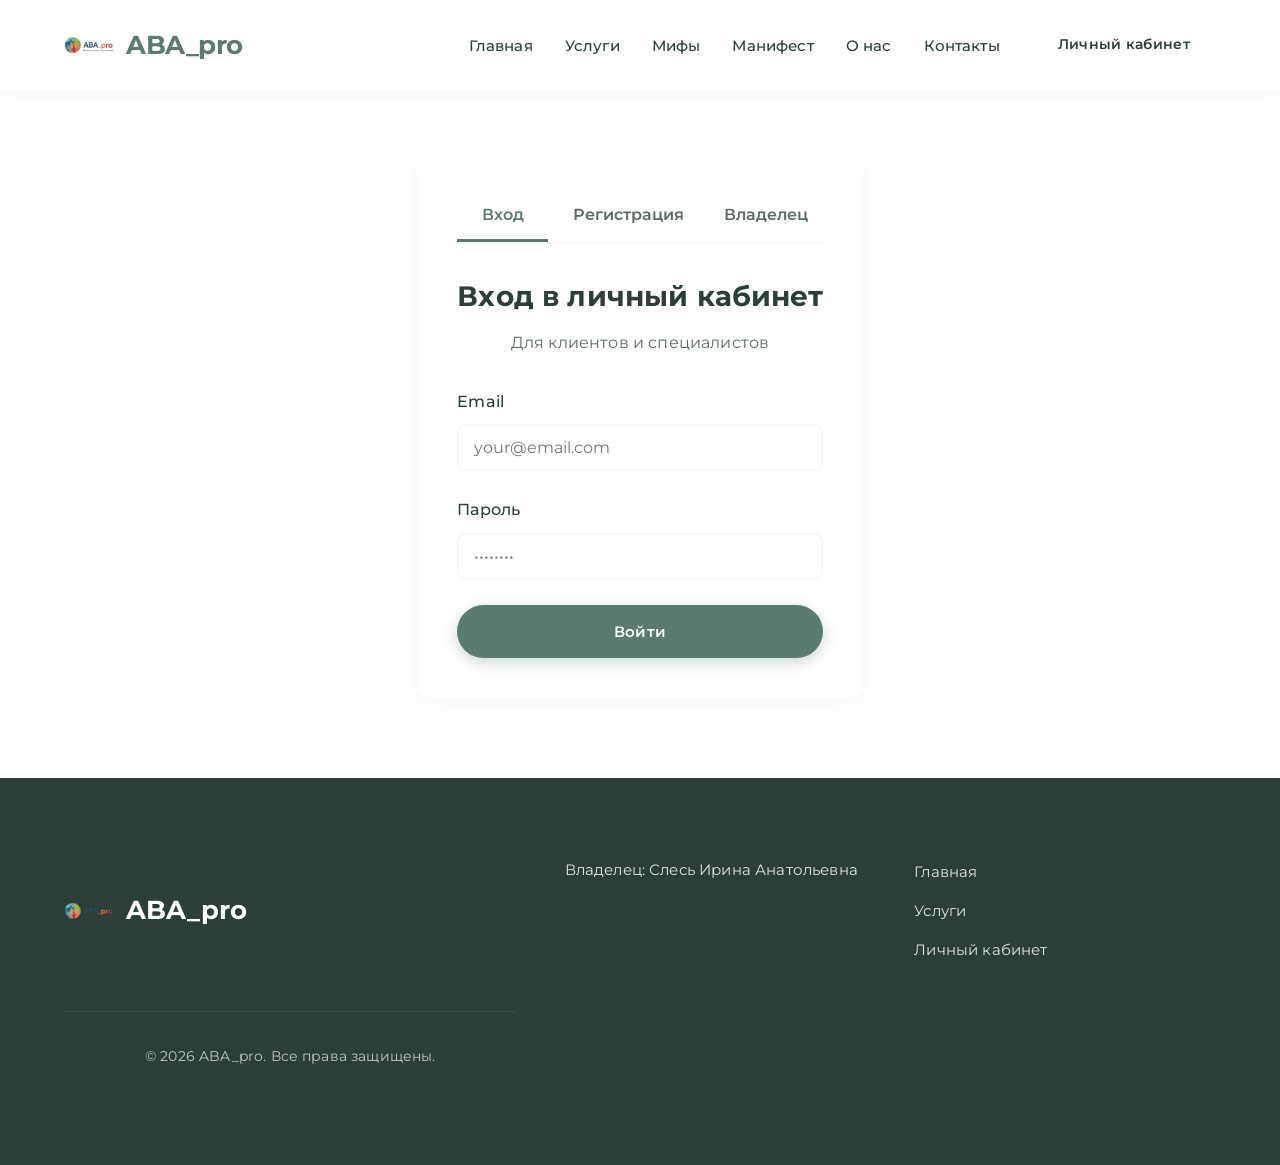
<file: cabinet.html>
<!DOCTYPE html>
<html lang="ru">
<head>
    <meta charset="UTF-8">
    <meta name="viewport" content="width=device-width, initial-scale=1.0">
    <title>Личный кабинет — ABA_pro</title>
    <link rel="stylesheet" href="assets/css/style.css">
    <link href="https://fonts.googleapis.com/css2?family=Montserrat:wght@300;400;500;600;700&display=swap" rel="stylesheet">
</head>
<body>
    <header class="header">
        <div class="container">
            <div class="header__wrapper">
                <a href="index.html" class="logo">
                    <img src="assets/images/Лого.png" alt="ABA_pro" class="logo__img">
                    <span class="logo__text">ABA_pro</span>
                </a>
                <nav class="nav">
                    <a href="index.html" class="nav__link">Главная</a>
                    <a href="services.html" class="nav__link">Услуги</a>
                    <a href="myths.html" class="nav__link">Мифы</a>
                    <a href="manifesto.html" class="nav__link">Манифест</a>
                    <a href="about.html" class="nav__link">О нас</a>
                    <a href="contacts.html" class="nav__link">Контакты</a>
                    <a href="cabinet.html" class="btn btn--small btn--active">Личный кабинет</a>
                </nav>
                <button class="burger"><span></span><span></span><span></span></button>
            </div>
        </div>
    </header>

    <section class="auth-section section" id="authSection">
        <div class="container">
            <div class="auth-wrapper">
                <div class="auth-tabs">
                    <button class="auth-tab active" data-tab="login">Вход</button>
                    <button class="auth-tab" data-tab="register">Регистрация</button>
                    <button class="auth-tab" data-tab="owner">Владелец</button>
                </div>

                <div class="auth-form active" id="loginForm">
                    <h2>Вход в личный кабинет</h2>
                    <p class="auth-subtitle">Для клиентов и специалистов</p>
                    <form onsubmit="handleLogin(event)">
                        <div class="form__group">
                            <label for="login-email">Email</label>
                            <input type="email" id="login-email" placeholder="your@email.com" required>
                        </div>
                        <div class="form__group">
                            <label for="login-password">Пароль</label>
                            <input type="password" id="login-password" placeholder="••••••••" required>
                        </div>
                        <button type="submit" class="btn btn--primary btn--full">Войти</button>
                    </form>
                </div>

                <div class="auth-form" id="registerForm">
                    <h2>Регистрация</h2>
                    <form onsubmit="handleRegister(event)">
                        <div class="form__group">
                            <label for="reg-name">Ваше имя</label>
                            <input type="text" id="reg-name" required>
                        </div>
                        <div class="form__group">
                            <label for="reg-email">Email</label>
                            <input type="email" id="reg-email" required>
                        </div>
                        <div class="form__group">
                            <label for="reg-password">Пароль</label>
                            <input type="password" id="reg-password" required>
                        </div>
                        <button type="submit" class="btn btn--primary btn--full">Зарегистрироваться</button>
                    </form>
                </div>

                <div class="auth-form" id="ownerForm">
                    <h2>Вход для владельца</h2>
                    <p class="auth-subtitle">Слесь Ирина Анатольевна</p>
                    <form onsubmit="handleOwnerLogin(event)">
                        <div class="form__group">
                            <label for="owner-login">Логин</label>
                            <input type="text" id="owner-login" required>
                        </div>
                        <div class="form__group">
                            <label for="owner-password">Пароль</label>
                            <input type="password" id="owner-password" required>
                        </div>
                        <button type="submit" class="btn btn--primary btn--full">Войти</button>
                    </form>
                </div>
            </div>
        </div>
    </section>

    <section class="dashboard section" id="clientDashboard" style="display: none;">
        <div class="container">
            <div class="dashboard-header">
                <h1>Личный кабинет</h1>
                <button class="btn btn--outline btn--small" onclick="handleLogout()">Выйти</button>
            </div>
            <div class="dashboard-grid">
                <aside class="dashboard-sidebar">
                    <nav class="dashboard-nav">
                        <a href="#my-cases" class="dashboard-nav__link active">Мои кейсы</a>
                        <a href="#documents" class="dashboard-nav__link">Документы</a>
                        <a href="#templates" class="dashboard-nav__link">Шаблоны</a>
                        <a href="#checklist" class="dashboard-nav__link">Чек-лист</a>
                    </nav>
                </aside>
                <main class="dashboard-content">
                    <div class="dashboard-section" id="my-cases">
                        <h3>Мои кейсы</h3>
                        <div class="cases-list">
                            <div class="case-card">
                                <div class="case-card__header">
                                    <h4>Развитие коммуникации</h4>
                                    <span class="case-status case-status--active">Активен</span>
                                </div>
                                <div class="case-card__progress">
                                    <div class="progress-bar">
                                        <div class="progress-bar__fill" style="width: 60%"></div>
                                    </div>
                                    <p>Прогресс: 60%</p>
                                </div>
                            </div>
                        </div>
                    </div>
                </main>
            </div>
        </div>
    </section>

    <footer class="footer">
        <div class="container">
            <div class="footer__wrapper">
                <div class="footer__logo">
                    <img src="assets/images/Лого.png" alt="ABA_pro">
                    <span>ABA_pro</span>
                </div>
                <div class="footer__info">
                    <p>Владелец: Слесь Ирина Анатольевна</p>
                </div>
                <nav class="footer__nav">
                    <a href="index.html">Главная</a>
                    <a href="services.html">Услуги</a>
                    <a href="cabinet.html">Личный кабинет</a>
                </nav>
                <div class="footer__bottom">
                    <p>&copy; 2026 ABA_pro. Все права защищены.</p>
                </div>
            </div>
        </div>
    </footer>

    <script src="assets/js/main.js"></script>
    <script>
        function handleLogin(e) { e.preventDefault(); document.getElementById('authSection').style.display = 'none'; document.getElementById('clientDashboard').style.display = 'block'; }
        function handleRegister(e) { e.preventDefault(); alert('Регистрация успешна!'); }
        function handleOwnerLogin(e) { e.preventDefault(); document.getElementById('authSection').style.display = 'none'; }
        function handleLogout() { document.getElementById('clientDashboard').style.display = 'none'; document.getElementById('authSection').style.display = 'block'; }
        document.querySelectorAll('.auth-tab').forEach(tab => {
            tab.addEventListener('click', function() {
                document.querySelectorAll('.auth-tab').forEach(t => t.classList.remove('active'));
                document.querySelectorAll('.auth-form').forEach(f => f.classList.remove('active'));
                this.classList.add('active');
                document.getElementById(this.dataset.tab + 'Form').classList.add('active');
            });
        });
    </script>
</body>
</html>
</file>
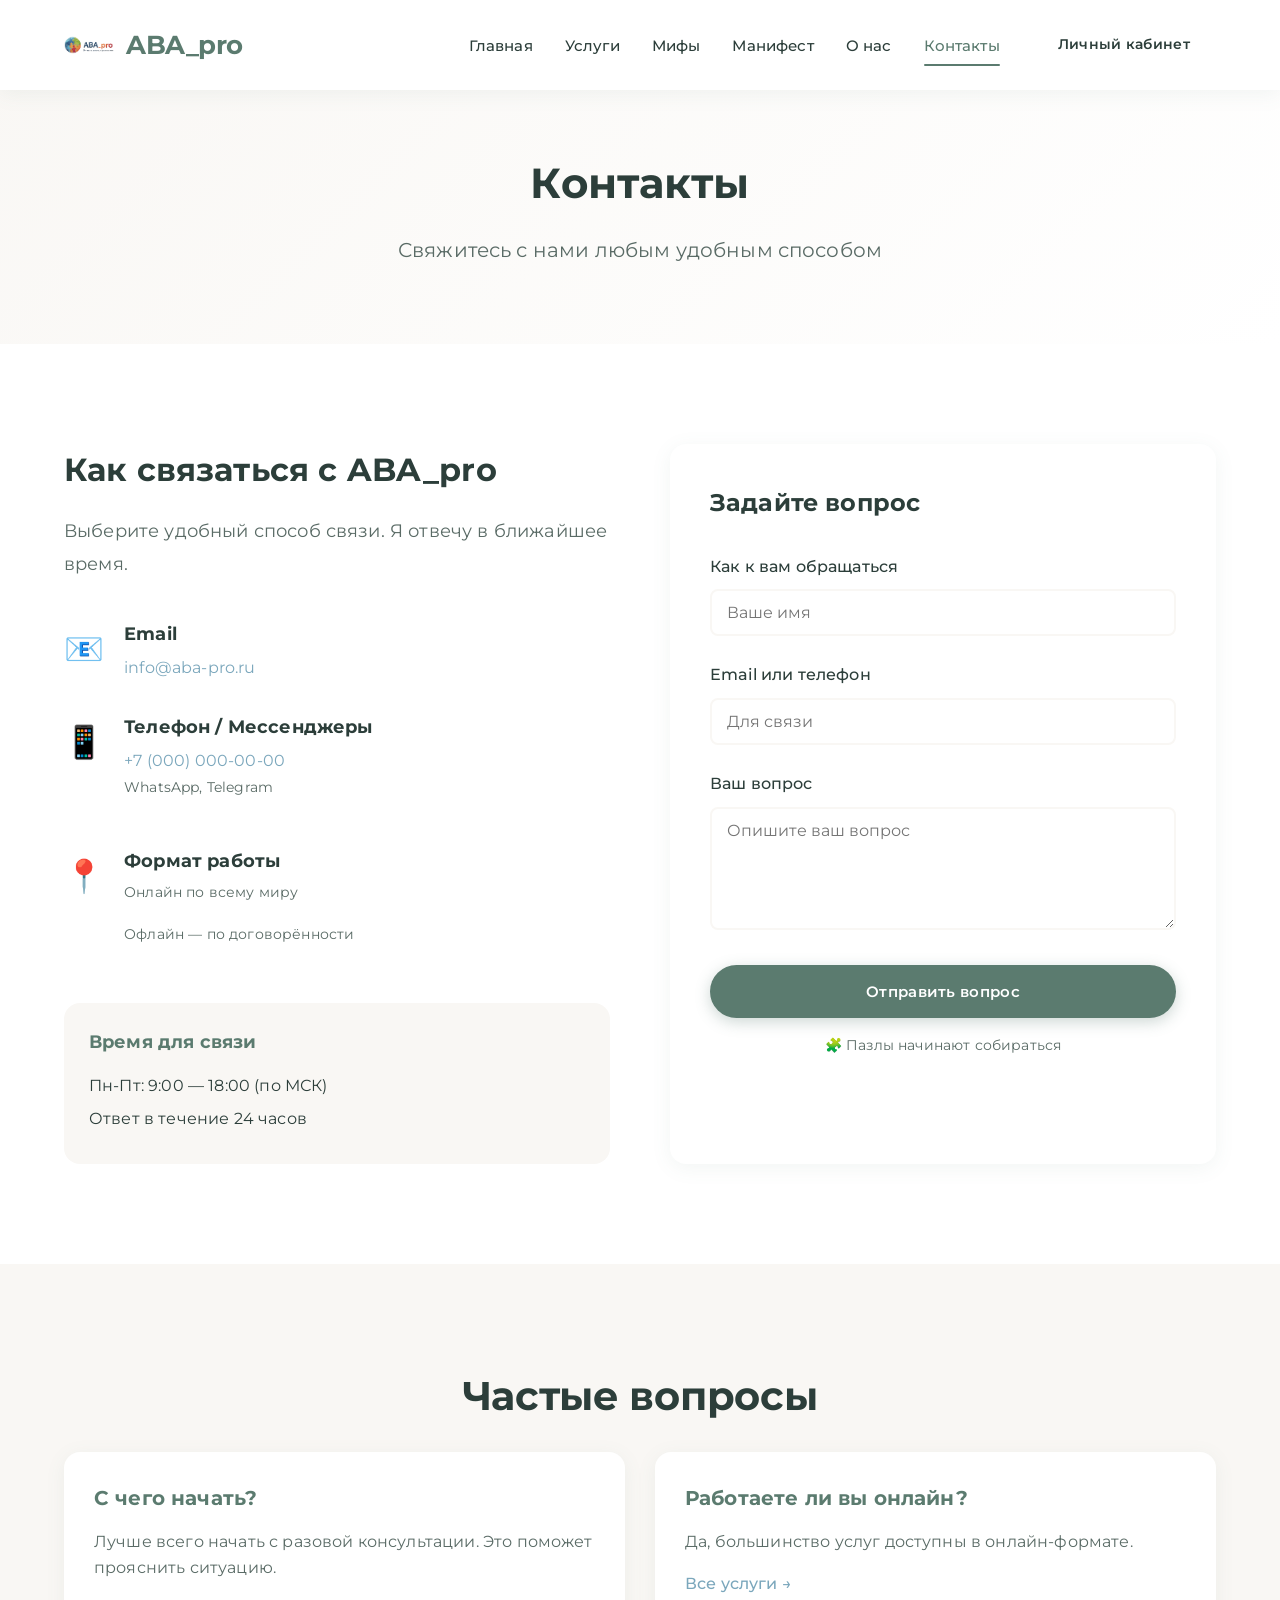
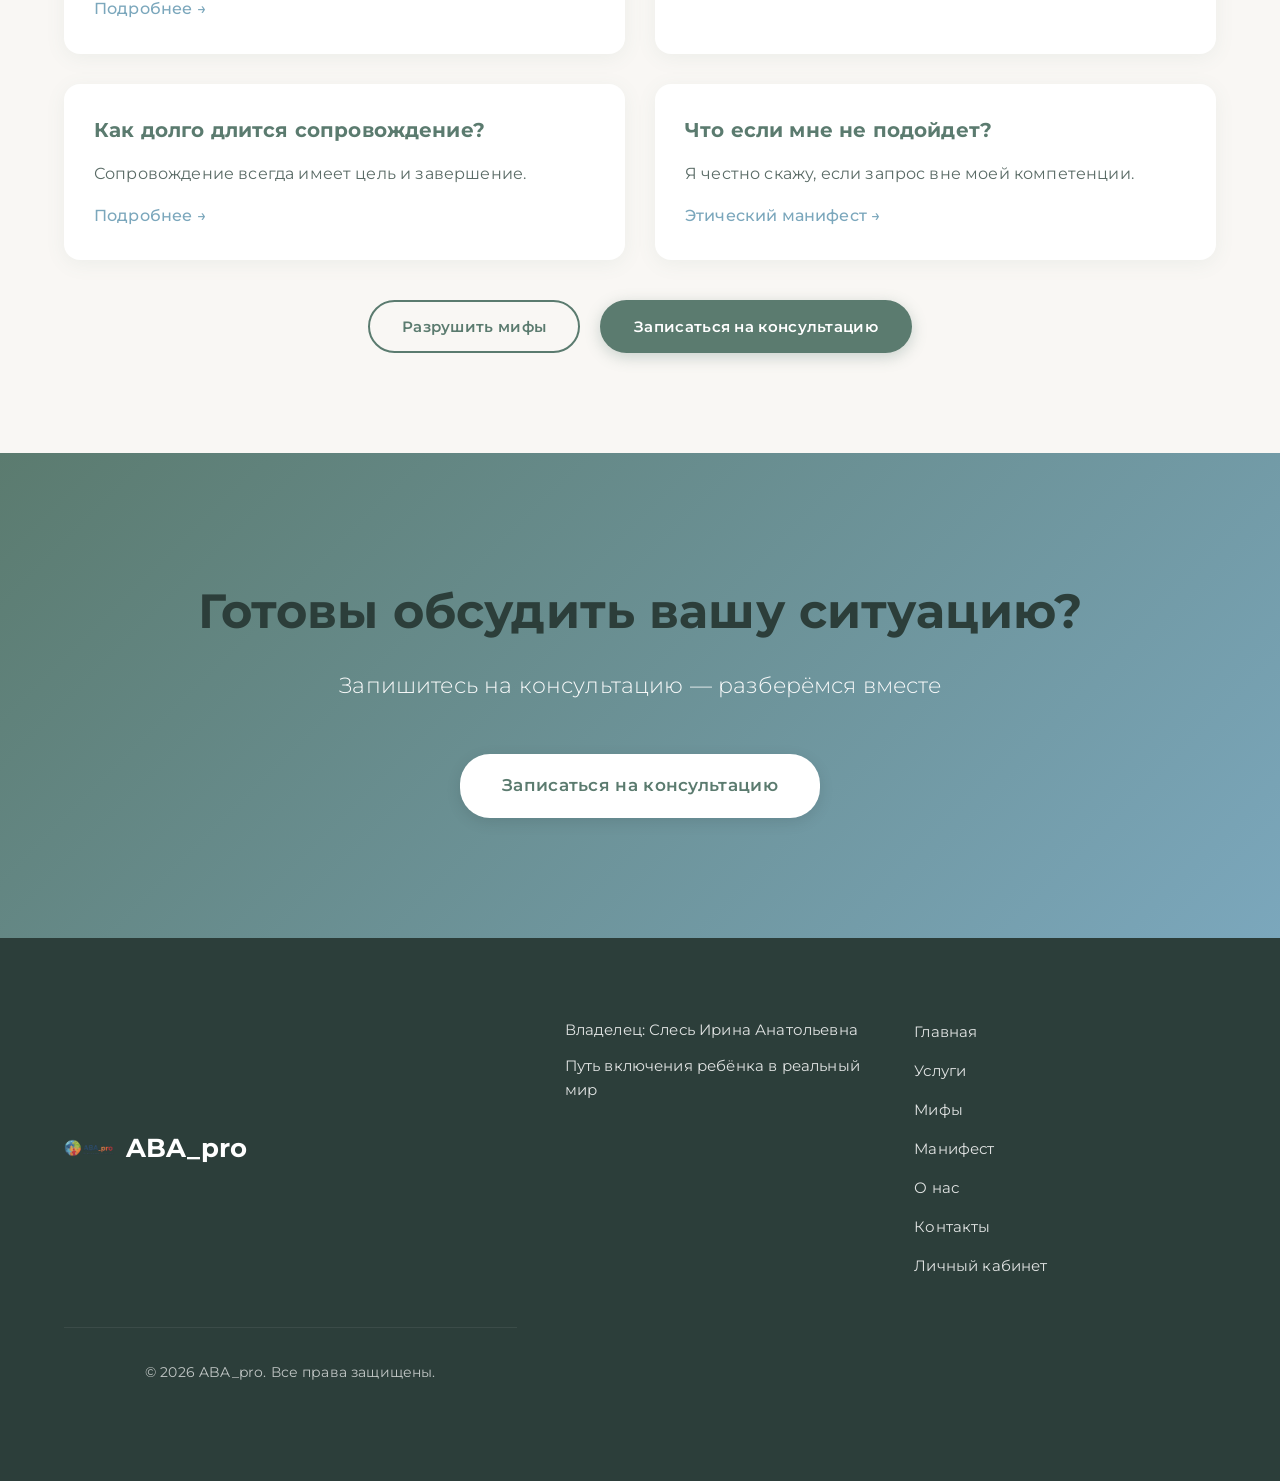
<file: contacts.html>
<!DOCTYPE html>
<html lang="ru">
<head>
    <meta charset="UTF-8">
    <meta name="viewport" content="width=device-width, initial-scale=1.0">
    <title>Контакты — ABA_pro</title>
    <link rel="stylesheet" href="assets/css/style.css">
    <link href="https://fonts.googleapis.com/css2?family=Montserrat:wght@300;400;500;600;700&display=swap" rel="stylesheet">
</head>
<body>
    <header class="header">
        <div class="container">
            <div class="header__wrapper">
                <a href="index.html" class="logo">
                    <img src="assets/images/Лого.png" alt="ABA_pro" class="logo__img">
                    <span class="logo__text">ABA_pro</span>
                </a>
                <nav class="nav">
                    <a href="index.html" class="nav__link">Главная</a>
                    <a href="services.html" class="nav__link">Услуги</a>
                    <a href="myths.html" class="nav__link">Мифы</a>
                    <a href="manifesto.html" class="nav__link">Манифест</a>
                    <a href="about.html" class="nav__link">О нас</a>
                    <a href="contacts.html" class="nav__link nav__link--active">Контакты</a>
                    <a href="cabinet.html" class="btn btn--small">Личный кабинет</a>
                </nav>
                <button class="burger" aria-label="Меню">
                    <span></span><span></span><span></span>
                </button>
            </div>
        </div>
    </header>

    <section class="page-header">
        <div class="container">
            <h1 class="page-header__title">Контакты</h1>
            <p class="page-header__subtitle">Свяжитесь с нами любым удобным способом</p>
        </div>
    </section>

    <section class="contact section">
        <div class="container">
            <div class="contact__grid">
                <div class="contact__info">
                    <h2>Как связаться с ABA_pro</h2>
                    <p class="contact__text">Выберите удобный способ связи. Я отвечу в ближайшее время.</p>
                    <div class="contact__methods">
                        <div class="contact__method">
                            <span class="contact__icon">📧</span>
                            <div>
                                <h4>Email</h4>
                                <a href="mailto:info@aba-pro.ru">info@aba-pro.ru</a>
                            </div>
                        </div>
                        <div class="contact__method">
                            <span class="contact__icon">📱</span>
                            <div>
                                <h4>Телефон / Мессенджеры</h4>
                                <a href="tel:+70000000000">+7 (000) 000-00-00</a>
                                <p>WhatsApp, Telegram</p>
                            </div>
                        </div>
                        <div class="contact__method">
                            <span class="contact__icon">📍</span>
                            <div>
                                <h4>Формат работы</h4>
                                <p>Онлайн по всему миру</p>
                                <p>Офлайн — по договорённости</p>
                            </div>
                        </div>
                    </div>
                    <div class="contact__hours">
                        <h4>Время для связи</h4>
                        <p>Пн-Пт: 9:00 — 18:00 (по МСК)</p>
                        <p>Ответ в течение 24 часов</p>
                    </div>
                </div>

                <div class="contact__form-wrapper">
                    <h3>Задайте вопрос</h3>
                    <form class="contact__form" id="contactForm">
                        <div class="form__group">
                            <label for="name">Как к вам обращаться</label>
                            <input type="text" id="name" name="name" placeholder="Ваше имя" required>
                        </div>
                        <div class="form__group">
                            <label for="contact">Email или телефон</label>
                            <input type="text" id="contact" name="contact" placeholder="Для связи" required>
                        </div>
                        <div class="form__group">
                            <label for="message">Ваш вопрос</label>
                            <textarea id="message" name="message" placeholder="Опишите ваш вопрос" rows="5" required></textarea>
                        </div>
                        <button type="submit" class="btn btn--primary btn--full">Отправить вопрос</button>
                        <p class="form__note">🧩 Пазлы начинают собираться</p>
                    </form>
                </div>
            </div>
        </div>
    </section>

    <section class="faq-preview section section--light">
        <div class="container">
            <h2 class="section__title">Частые вопросы</h2>
            <div class="faq-grid">
                <div class="faq-item">
                    <h4>С чего начать?</h4>
                    <p>Лучше всего начать с разовой консультации. Это поможет прояснить ситуацию.</p>
                    <a href="services.html#consultation">Подробнее →</a>
                </div>
                <div class="faq-item">
                    <h4>Работаете ли вы онлайн?</h4>
                    <p>Да, большинство услуг доступны в онлайн-формате.</p>
                    <a href="services.html">Все услуги →</a>
                </div>
                <div class="faq-item">
                    <h4>Как долго длится сопровождение?</h4>
                    <p>Сопровождение всегда имеет цель и завершение.</p>
                    <a href="services.html#support">Подробнее →</a>
                </div>
                <div class="faq-item">
                    <h4>Что если мне не подойдет?</h4>
                    <p>Я честно скажу, если запрос вне моей компетенции.</p>
                    <a href="manifesto.html">Этический манифест →</a>
                </div>
            </div>
            <div class="faq-preview__buttons">
                <a href="myths.html" class="btn btn--outline">Разрушить мифы</a>
                <a href="form.html" class="btn btn--primary">Записаться на консультацию</a>
            </div>
        </div>
    </section>

    <section class="cta section section--primary">
        <div class="container">
            <h2 class="cta__title">Готовы обсудить вашу ситуацию?</h2>
            <p class="cta__text">Запишитесь на консультацию — разберёмся вместе</p>
            <a href="form.html" class="btn btn--white btn--large">Записаться на консультацию</a>
        </div>
    </section>

    <footer class="footer">
        <div class="container">
            <div class="footer__wrapper">
                <div class="footer__logo">
                    <img src="assets/images/Лого.png" alt="ABA_pro">
                    <span>ABA_pro</span>
                </div>
                <div class="footer__info">
                    <p>Владелец: Слесь Ирина Анатольевна</p>
                    <p>Путь включения ребёнка в реальный мир</p>
                </div>
                <nav class="footer__nav">
                    <a href="index.html">Главная</a>
                    <a href="services.html">Услуги</a>
                    <a href="myths.html">Мифы</a>
                    <a href="manifesto.html">Манифест</a>
                    <a href="about.html">О нас</a>
                    <a href="contacts.html">Контакты</a>
                    <a href="cabinet.html">Личный кабинет</a>
                </nav>
                <div class="footer__bottom">
                    <p>&copy; 2026 ABA_pro. Все права защищены.</p>
                </div>
            </div>
        </div>
    </footer>

    <script src="assets/js/main.js"></script>
</body>
</html>
</file>
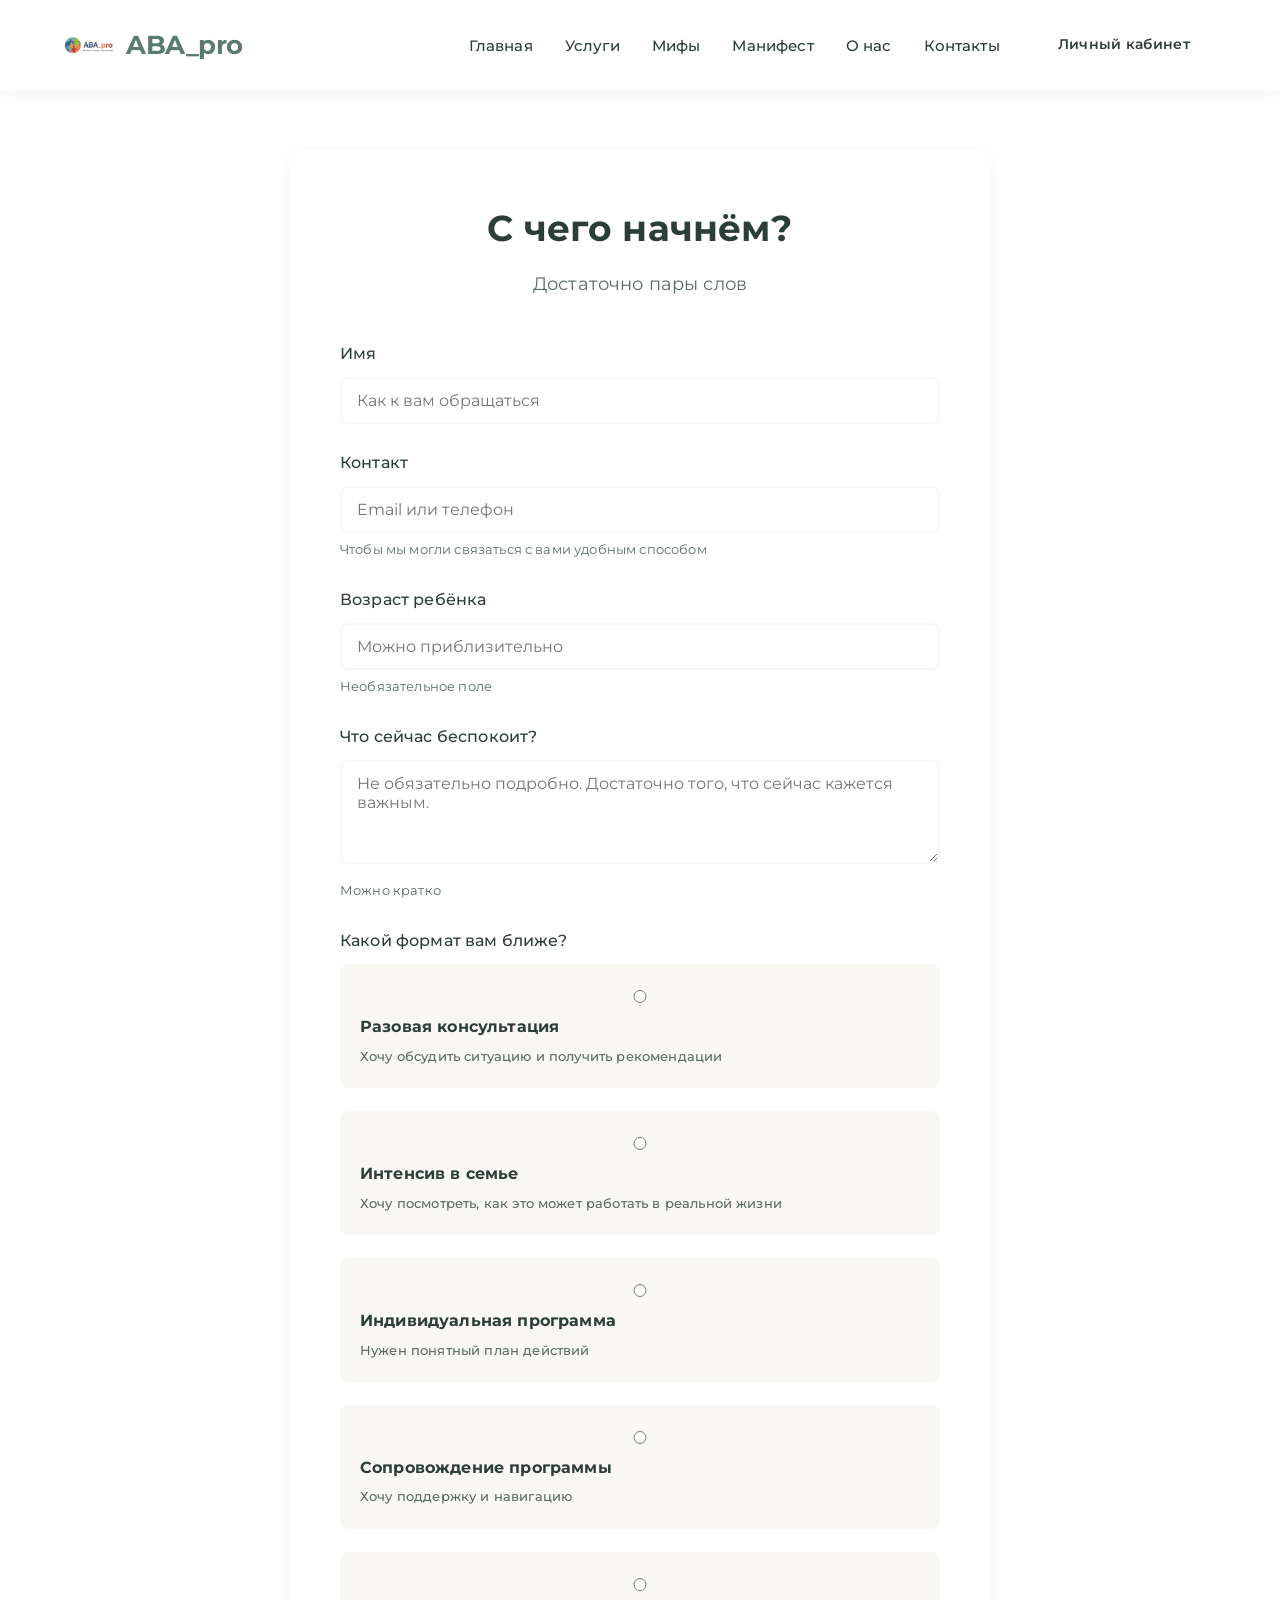
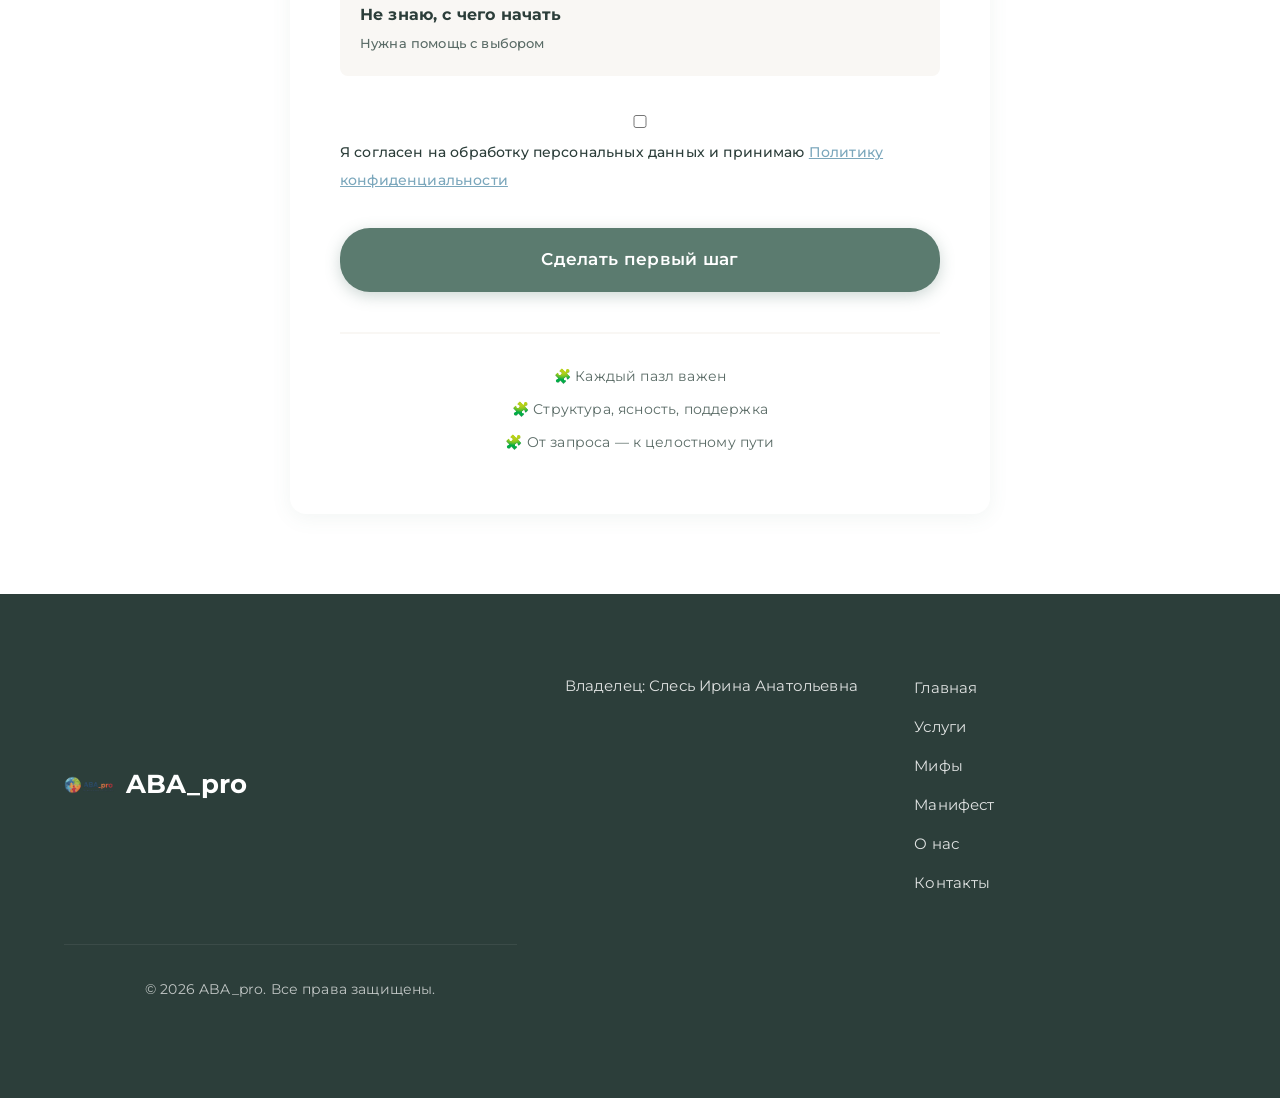
<file: form.html>
<!DOCTYPE html>
<html lang="ru">
<head>
    <meta charset="UTF-8">
    <meta name="viewport" content="width=device-width, initial-scale=1.0">
    <title>Запись на консультацию — ABA_pro</title>
    <link rel="stylesheet" href="assets/css/style.css">
    <link href="https://fonts.googleapis.com/css2?family=Montserrat:wght@300;400;500;600;700&display=swap" rel="stylesheet">
</head>
<body>
    <header class="header">
        <div class="container">
            <div class="header__wrapper">
                <a href="index.html" class="logo">
                    <img src="assets/images/Лого.png" alt="ABA_pro" class="logo__img">
                    <span class="logo__text">ABA_pro</span>
                </a>
                <nav class="nav">
                    <a href="index.html" class="nav__link">Главная</a>
                    <a href="services.html" class="nav__link">Услуги</a>
                    <a href="myths.html" class="nav__link">Мифы</a>
                    <a href="manifesto.html" class="nav__link">Манифест</a>
                    <a href="about.html" class="nav__link">О нас</a>
                    <a href="contacts.html" class="nav__link">Контакты</a>
                    <a href="cabinet.html" class="btn btn--small">Личный кабинет</a>
                </nav>
                <button class="burger" aria-label="Меню">
                    <span></span><span></span><span></span>
                </button>
            </div>
        </div>
    </header>

    <section class="form-section section">
        <div class="container">
            <div class="form-wrapper">
                <div class="form-header">
                    <h1 class="form-title">С чего начнём?</h1>
                    <p class="form-subtitle">Достаточно пары слов</p>
                </div>

                <form class="main-form" id="bookingForm">
                    <div class="form__group">
                        <label for="form-name">Имя</label>
                        <input type="text" id="form-name" name="name" placeholder="Как к вам обращаться" required>
                    </div>

                    <div class="form__group">
                        <label for="form-contact">Контакт</label>
                        <input type="text" id="form-contact" name="contact" placeholder="Email или телефон" required>
                        <span class="form__hint">Чтобы мы могли связаться с вами удобным способом</span>
                    </div>

                    <div class="form__group">
                        <label for="form-age">Возраст ребёнка</label>
                        <input type="text" id="form-age" name="age" placeholder="Можно приблизительно">
                        <span class="form__hint">Необязательное поле</span>
                    </div>

                    <div class="form__group">
                        <label for="form-request">Что сейчас беспокоит?</label>
                        <textarea id="form-request" name="request" placeholder="Не обязательно подробно. Достаточно того, что сейчас кажется важным." rows="4"></textarea>
                        <span class="form__hint">Можно кратко</span>
                    </div>

                    <div class="form__group">
                        <label class="form__label">Какой формат вам ближе?</label>
                        <div class="radio-group">
                            <label class="radio-item">
                                <input type="radio" name="service" value="consultation">
                                <span class="radio-text">
                                    <strong>Разовая консультация</strong>
                                    <small>Хочу обсудить ситуацию и получить рекомендации</small>
                                </span>
                            </label>
                            <label class="radio-item">
                                <input type="radio" name="service" value="intensive">
                                <span class="radio-text">
                                    <strong>Интенсив в семье</strong>
                                    <small>Хочу посмотреть, как это может работать в реальной жизни</small>
                                </span>
                            </label>
                            <label class="radio-item">
                                <input type="radio" name="service" value="program">
                                <span class="radio-text">
                                    <strong>Индивидуальная программа</strong>
                                    <small>Нужен понятный план действий</small>
                                </span>
                            </label>
                            <label class="radio-item">
                                <input type="radio" name="service" value="support">
                                <span class="radio-text">
                                    <strong>Сопровождение программы</strong>
                                    <small>Хочу поддержку и навигацию</small>
                                </span>
                            </label>
                            <label class="radio-item">
                                <input type="radio" name="service" value="not-sure">
                                <span class="radio-text">
                                    <strong>Не знаю, с чего начать</strong>
                                    <small>Нужна помощь с выбором</small>
                                </span>
                            </label>
                        </div>
                    </div>

                    <div class="form__group form__checkbox">
                        <label class="checkbox-item">
                            <input type="checkbox" name="consent" required>
                            <span>Я согласен на обработку персональных данных и принимаю <a href="privacy.html" target="_blank">Политику конфиденциальности</a></span>
                        </label>
                    </div>

                    <button type="submit" class="btn btn--primary btn--full btn--large">Сделать первый шаг</button>

                    <div class="form-success" id="formSuccess" style="display: none;">
                        <div class="success-icon">🧩</div>
                        <h3>Спасибо!</h3>
                        <p>Я прочитаю ваш запрос и свяжусь с вами.</p>
                        <p class="success-note">Пазлы начинают собираться 🧩</p>
                    </div>
                </form>

                <div class="form-footer">
                    <p>🧩 Каждый пазл важен</p>
                    <p>🧩 Структура, ясность, поддержка</p>
                    <p>🧩 От запроса — к целостному пути</p>
                </div>
            </div>
        </div>
    </section>

    <footer class="footer">
        <div class="container">
            <div class="footer__wrapper">
                <div class="footer__logo">
                    <img src="assets/images/Лого.png" alt="ABA_pro">
                    <span>ABA_pro</span>
                </div>
                <div class="footer__info">
                    <p>Владелец: Слесь Ирина Анатольевна</p>
                </div>
                <nav class="footer__nav">
                    <a href="index.html">Главная</a>
                    <a href="services.html">Услуги</a>
                    <a href="myths.html">Мифы</a>
                    <a href="manifesto.html">Манифест</a>
                    <a href="about.html">О нас</a>
                    <a href="contacts.html">Контакты</a>
                </nav>
                <div class="footer__bottom">
                    <p>&copy; 2026 ABA_pro. Все права защищены.</p>
                </div>
            </div>
        </div>
    </footer>

    <script src="assets/js/main.js"></script>
    <script>
        const urlParams = new URLSearchParams(window.location.search);
        const serviceParam = urlParams.get('service');
        if (serviceParam) {
            const radio = document.querySelector(`input[name="service"][value="${serviceParam}"]`);
            if (radio) radio.checked = true;
        }
    </script>
</body>
</html>
</file>
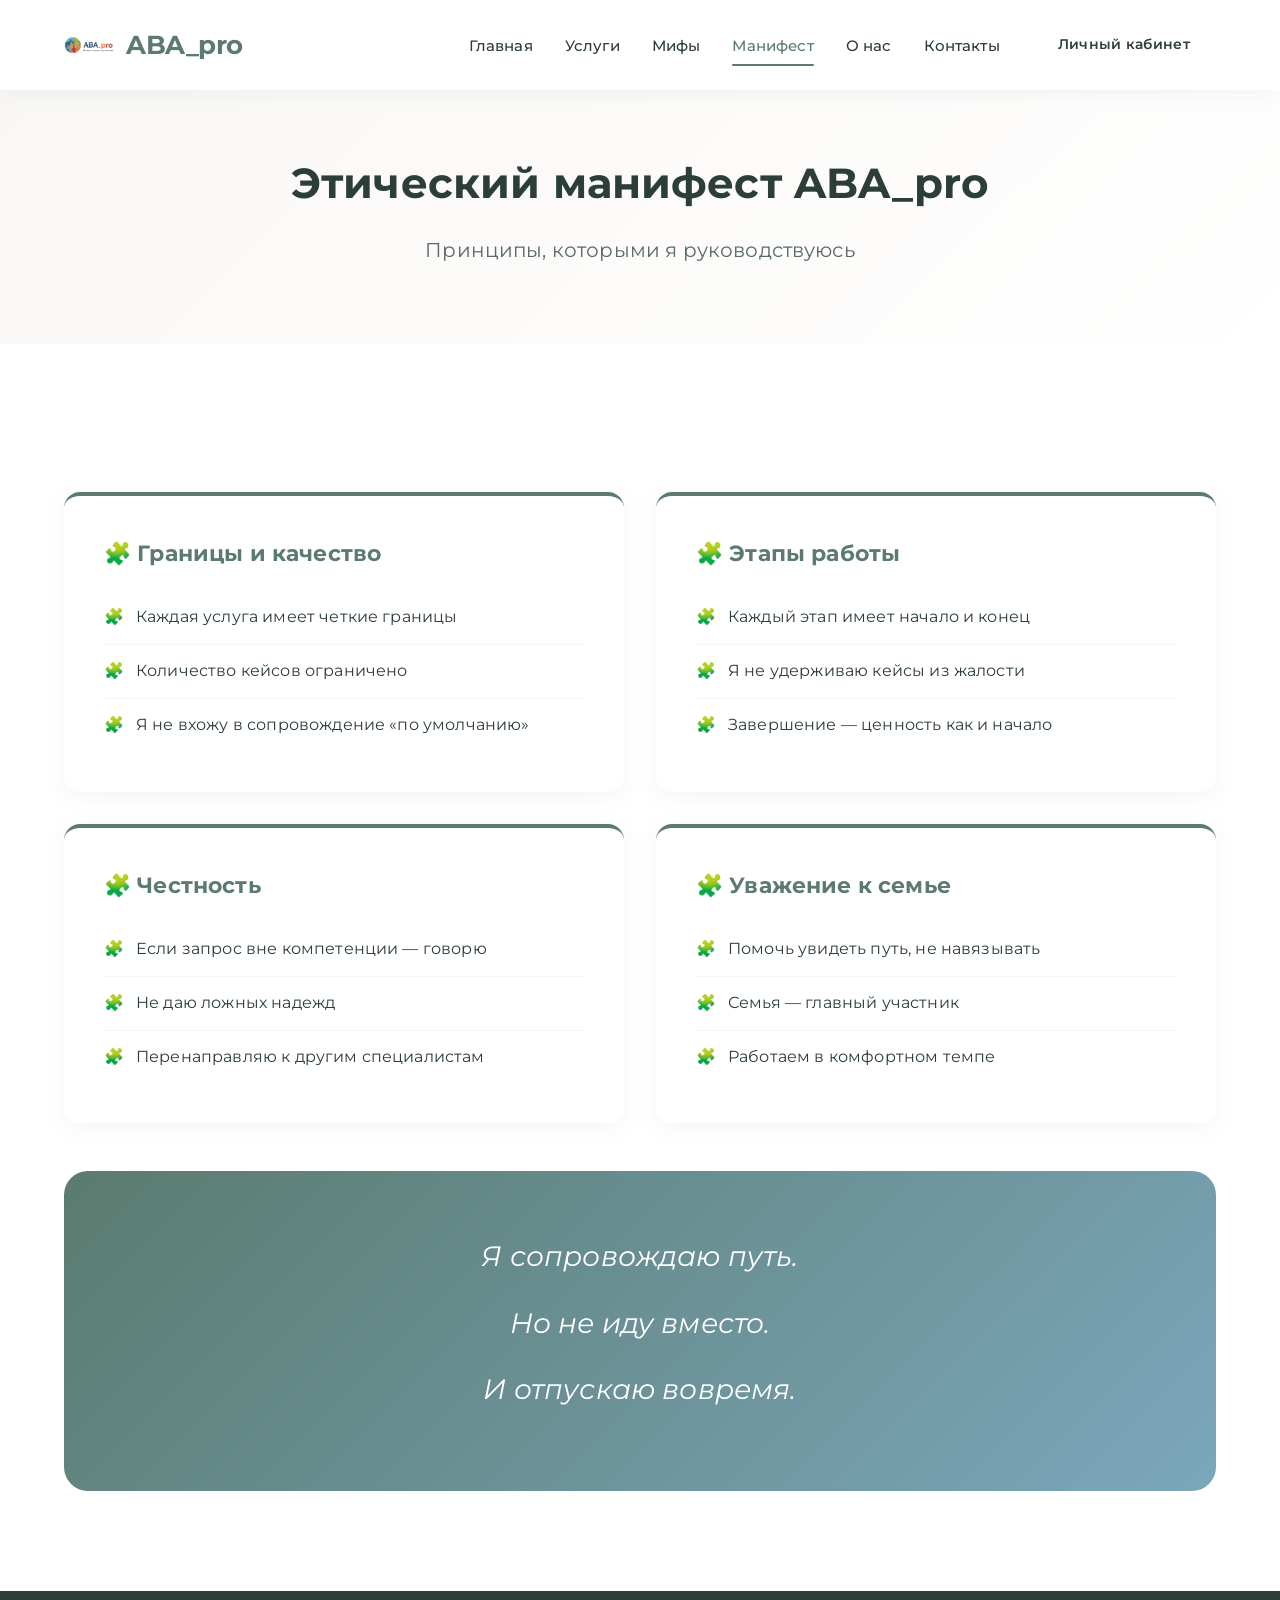
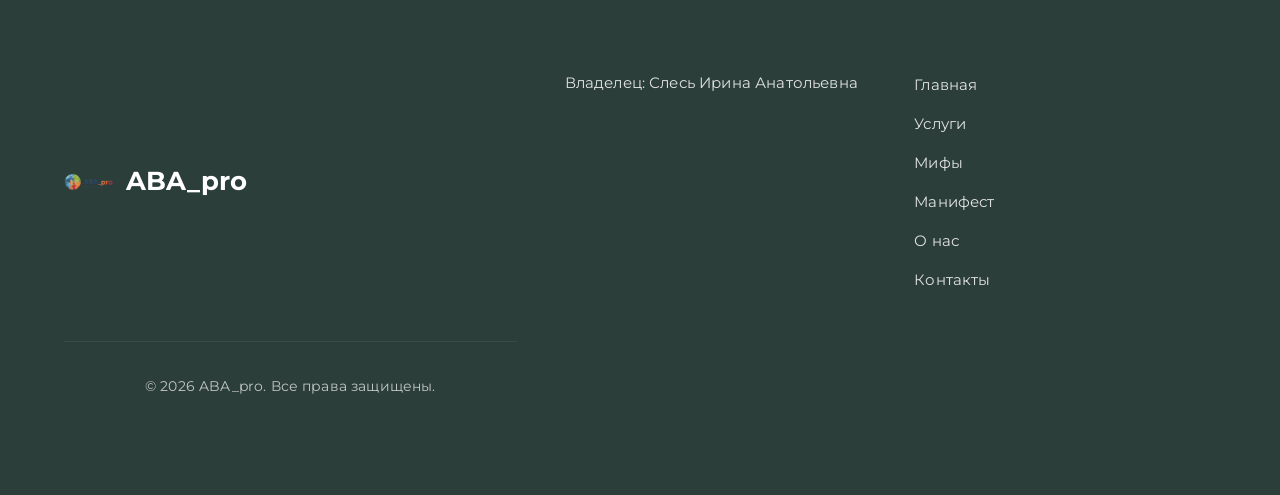
<file: MANIFESTO.HTML>
<!DOCTYPE html>
<html lang="ru">
<head>
    <meta charset="UTF-8">
    <meta name="viewport" content="width=device-width, initial-scale=1.0">
    <title>Этический манифест — ABA_pro</title>
    <link rel="stylesheet" href="assets/css/style.css">
    <link href="https://fonts.googleapis.com/css2?family=Montserrat:wght@300;400;500;600;700&display=swap" rel="stylesheet">
</head>
<body>
    <header class="header">
        <div class="container">
            <div class="header__wrapper">
                <a href="index.html" class="logo">
                    <img src="assets/images/Лого.png" alt="ABA_pro" class="logo__img">
                    <span class="logo__text">ABA_pro</span>
                </a>
                <nav class="nav">
                    <a href="index.html" class="nav__link">Главная</a>
                    <a href="services.html" class="nav__link">Услуги</a>
                    <a href="myths.html" class="nav__link">Мифы</a>
                    <a href="manifesto.html" class="nav__link nav__link--active">Манифест</a>
                    <a href="about.html" class="nav__link">О нас</a>
                    <a href="contacts.html" class="nav__link">Контакты</a>
                    <a href="cabinet.html" class="btn btn--small">Личный кабинет</a>
                </nav>
                <button class="burger" aria-label="Меню">
                    <span></span><span></span><span></span>
                </button>
            </div>
        </div>
    </header>

    <section class="page-header">
        <div class="container">
            <h1 class="page-header__title">Этический манифест ABA_pro</h1>
            <p class="page-header__subtitle">Принципы, которыми я руководствуюсь</p>
        </div>
    </section>

    <section class="manifesto section">
        <div class="container">
            <div class="manifesto-grid">
                <div class="manifesto-card">
                    <h3>🧩 Границы и качество</h3>
                    <ul>
                        <li>Каждая услуга имеет четкие границы</li>
                        <li>Количество кейсов ограничено</li>
                        <li>Я не вхожу в сопровождение «по умолчанию»</li>
                    </ul>
                </div>
                <div class="manifesto-card">
                    <h3>🧩 Этапы работы</h3>
                    <ul>
                        <li>Каждый этап имеет начало и конец</li>
                        <li>Я не удерживаю кейсы из жалости</li>
                        <li>Завершение — ценность как и начало</li>
                    </ul>
                </div>
                <div class="manifesto-card">
                    <h3>🧩 Честность</h3>
                    <ul>
                        <li>Если запрос вне компетенции — говорю</li>
                        <li>Не даю ложных надежд</li>
                        <li>Перенаправляю к другим специалистам</li>
                    </ul>
                </div>
                <div class="manifesto-card">
                    <h3>🧩 Уважение к семье</h3>
                    <ul>
                        <li>Помочь увидеть путь, не навязывать</li>
                        <li>Семья — главный участник</li>
                        <li>Работаем в комфортном темпе</li>
                    </ul>
                </div>
            </div>

            <div class="manifesto-final">
                <blockquote>
                    <p>Я сопровождаю путь.</p>
                    <p>Но не иду вместо.</p>
                    <p>И отпускаю вовремя.</p>
                </blockquote>
            </div>
        </div>
    </section>

    <footer class="footer">
        <div class="container">
            <div class="footer__wrapper">
                <div class="footer__logo">
                    <img src="assets/images/Лого.png" alt="ABA_pro">
                    <span>ABA_pro</span>
                </div>
                <div class="footer__info">
                    <p>Владелец: Слесь Ирина Анатольевна</p>
                </div>
                <nav class="footer__nav">
                    <a href="index.html">Главная</a>
                    <a href="services.html">Услуги</a>
                    <a href="myths.html">Мифы</a>
                    <a href="manifesto.html">Манифест</a>
                    <a href="about.html">О нас</a>
                    <a href="contacts.html">Контакты</a>
                </nav>
                <div class="footer__bottom">
                    <p>&copy; 2026 ABA_pro. Все права защищены.</p>
                </div>
            </div>
        </div>
    </footer>

    <script src="assets/js/main.js"></script>
</body>
</html>
</file>
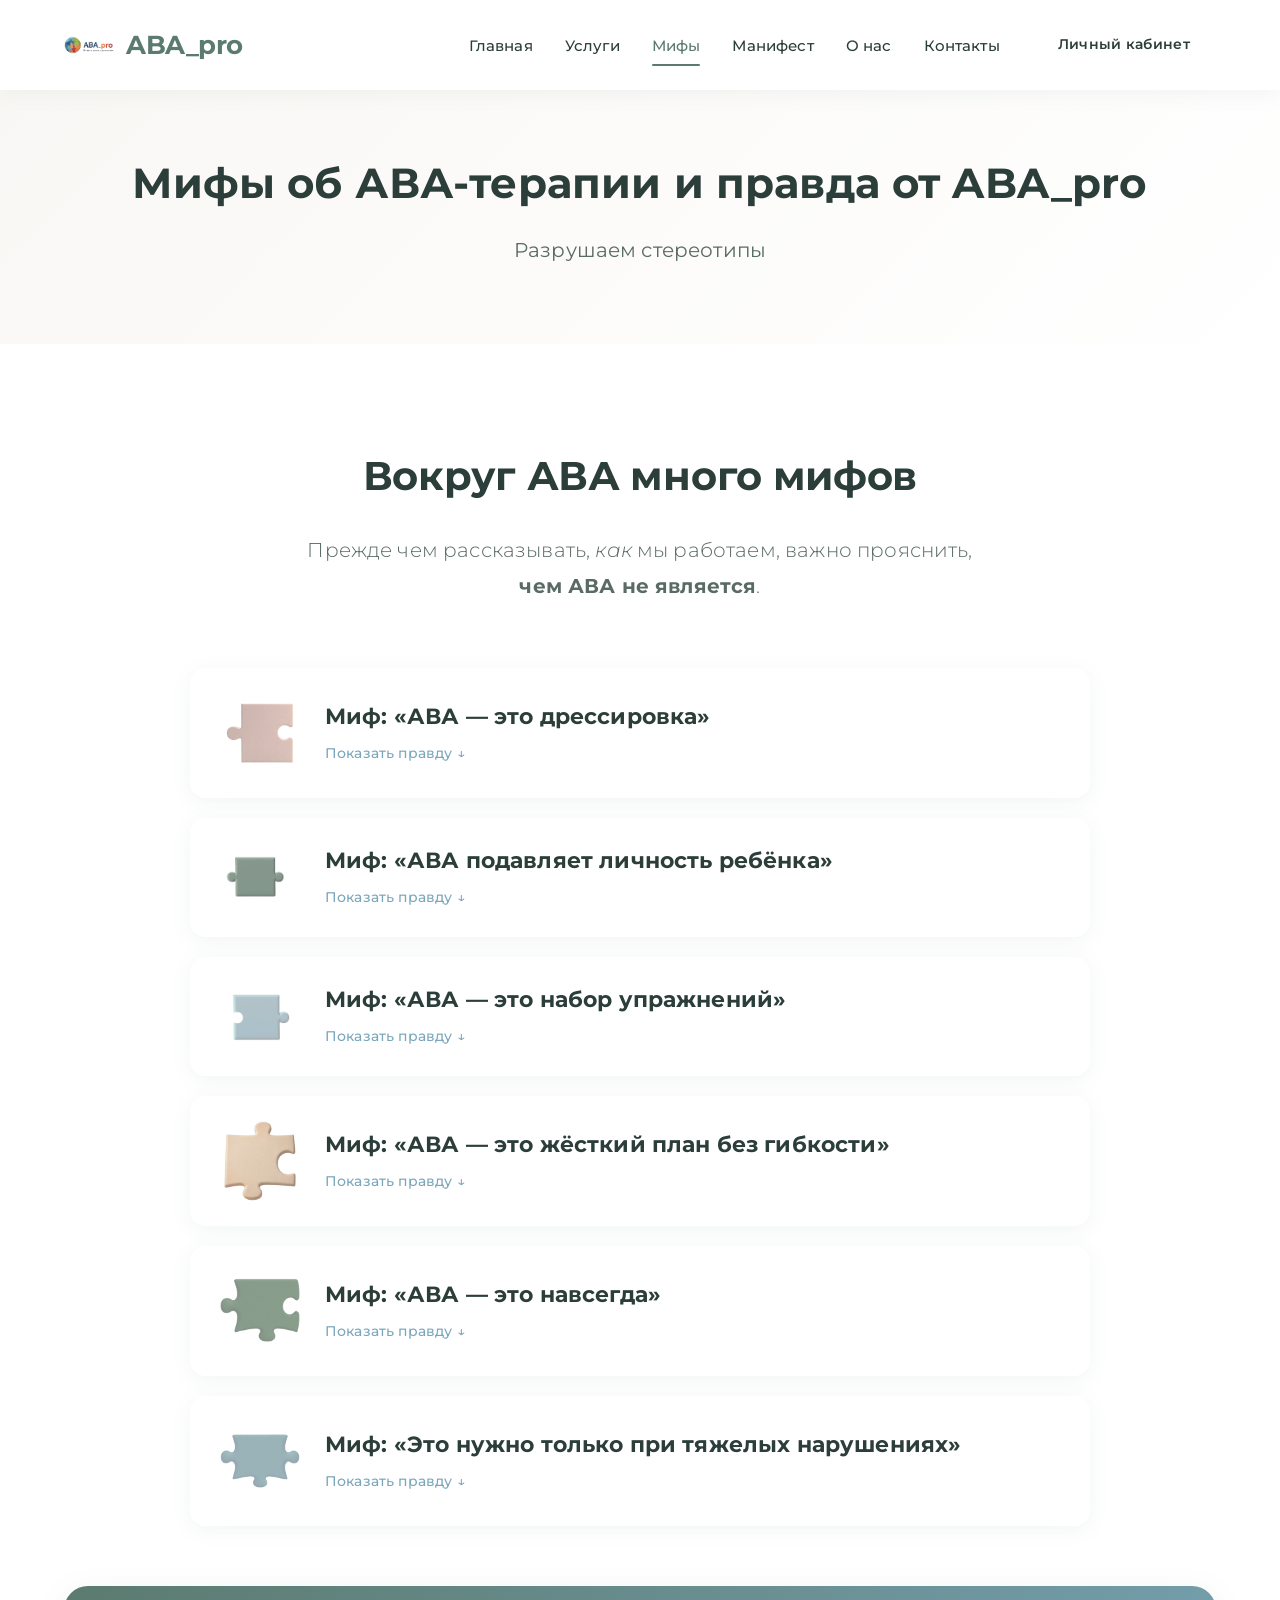
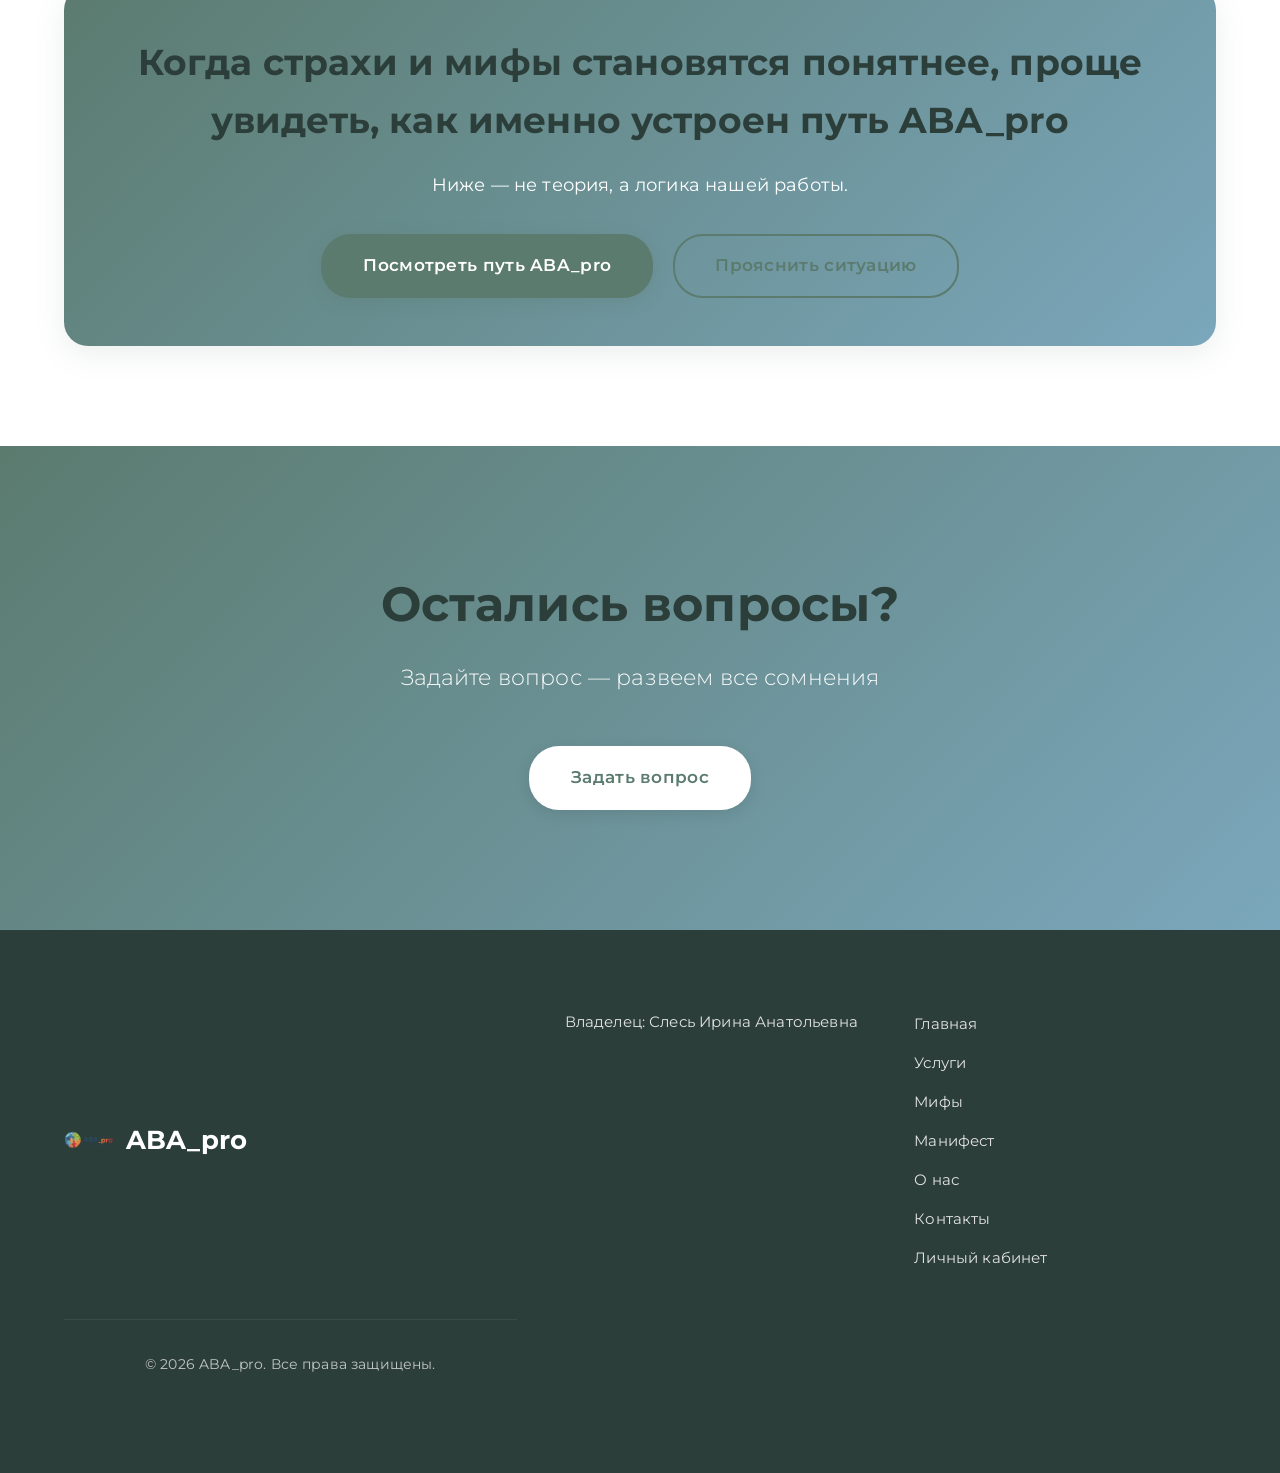
<file: myths.html>
<!DOCTYPE html>
<html lang="ru">
<head>
    <meta charset="UTF-8">
    <meta name="viewport" content="width=device-width, initial-scale=1.0">
    <title>Мифы об АВА — ABA_pro</title>
    <link rel="stylesheet" href="assets/css/style.css">
    <link href="https://fonts.googleapis.com/css2?family=Montserrat:wght@300;400;500;600;700&display=swap" rel="stylesheet">
</head>
<body>
    <header class="header">
        <div class="container">
            <div class="header__wrapper">
                <a href="index.html" class="logo">
                    <img src="assets/images/Лого.png" alt="ABA_pro" class="logo__img">
                    <span class="logo__text">ABA_pro</span>
                </a>
                <nav class="nav">
                    <a href="index.html" class="nav__link">Главная</a>
                    <a href="services.html" class="nav__link">Услуги</a>
                    <a href="myths.html" class="nav__link nav__link--active">Мифы</a>
                    <a href="manifesto.html" class="nav__link">Манифест</a>
                    <a href="about.html" class="nav__link">О нас</a>
                    <a href="contacts.html" class="nav__link">Контакты</a>
                    <a href="cabinet.html" class="btn btn--small">Личный кабинет</a>
                </nav>
                <button class="burger" aria-label="Меню">
                    <span></span><span></span><span></span>
                </button>
            </div>
        </div>
    </header>

    <section class="page-header">
        <div class="container">
            <h1 class="page-header__title">Мифы об АВА-терапии и правда от ABA_pro</h1>
            <p class="page-header__subtitle">Разрушаем стереотипы</p>
        </div>
    </section>

    <section class="myths-page section">
        <div class="container">
            <div class="myths-intro">
                <h2 class="section__title">Вокруг АВА много мифов</h2>
                <p class="section__subtitle">Прежде чем рассказывать, <em>как</em> мы работаем, важно прояснить, <strong>чем АВА не является</strong>.</p>
            </div>

            <div class="myths-list-full">
                <div class="myth-item" data-myth="1">
                    <div class="myth-item__header" onclick="toggleMyth(this)">
                        <img src="assets/images/1. Мифы - беж.png" alt="Миф 1" class="myth-item__icon">
                        <div class="myth-item__content">
                            <h3 class="myth-item__title">Миф: «АВА — это дрессировка»</h3>
                            <span class="myth-item__toggle">Показать правду ↓</span>
                        </div>
                    </div>
                    <div class="myth-item__body">
                        <div class="truth-card">
                            <h4>Правда ABA_pro:</h4>
                            <p>Современная АВА — это не про подчинение, а про понимание. Мы учим ребенка думать, а не просто повторять.</p>
                            <div class="truth-connection">
                                <strong>Связь с нашим путем:</strong>
                                <p>Именно поэтому первый шаг в ABA_pro — <strong>Прояснение</strong>, а не «начало занятий».</p>
                                <a href="services.html#consultation" class="btn btn--small btn--outline">Как проходит прояснение</a>
                            </div>
                        </div>
                    </div>
                </div>

                <div class="myth-item" data-myth="2">
                    <div class="myth-item__header" onclick="toggleMyth(this)">
                        <img src="assets/images/2. Мифы - зелен.png" alt="Миф 2" class="myth-item__icon">
                        <div class="myth-item__content">
                            <h3 class="myth-item__title">Миф: «АВА подавляет личность ребёнка»</h3>
                            <span class="myth-item__toggle">Показать правду ↓</span>
                        </div>
                    </div>
                    <div class="myth-item__body">
                        <div class="truth-card">
                            <h4>Правда ABA_pro:</h4>
                            <p>Личность не подавляется, когда ребёнка слышат. Мы видим в нем автора собственной картины.</p>
                            <div class="truth-connection">
                                <strong>Связь с нашим путем:</strong>
                                <p>В ABA_pro мы работаем <strong>в реальной жизни</strong>, а не в искусственных условиях.</p>
                                <a href="services.html#intensive" class="btn btn--small btn--outline">Как выглядит погружение</a>
                            </div>
                        </div>
                    </div>
                </div>

                <div class="myth-item" data-myth="3">
                    <div class="myth-item__header" onclick="toggleMyth(this)">
                        <img src="assets/images/3. Мифы - голубой.png" alt="Миф 3" class="myth-item__icon">
                        <div class="myth-item__content">
                            <h3 class="myth-item__title">Миф: «АВА — это набор упражнений»</h3>
                            <span class="myth-item__toggle">Показать правду ↓</span>
                        </div>
                    </div>
                    <div class="myth-item__body">
                        <div class="truth-card">
                            <h4>Правда ABA_pro:</h4>
                            <p>Жизнь — главный контекст обучения. Мы используем естественные поощрения и опираемся на интерес ребенка.</p>
                            <div class="truth-connection">
                                <strong>Связь с нашим путем:</strong>
                                <p>Именно поэтому в ABA_pro есть этап <strong>Погружения</strong>, где мы смотрим на повседневность.</p>
                                <a href="services.html" class="btn btn--small btn--outline">Путь ABA_pro</a>
                            </div>
                        </div>
                    </div>
                </div>

                <div class="myth-item" data-myth="4">
                    <div class="myth-item__header" onclick="toggleMyth(this)">
                        <img src="assets/images/1. 4 пазла - беж.png" alt="Миф 4" class="myth-item__icon">
                        <div class="myth-item__content">
                            <h3 class="myth-item__title">Миф: «АВА — это жёсткий план без гибкости»</h3>
                            <span class="myth-item__toggle">Показать правду ↓</span>
                        </div>
                    </div>
                    <div class="myth-item__body">
                        <div class="truth-card">
                            <h4>Правда ABA_pro:</h4>
                            <p>Этичная АВА не живёт в жёстких схемах. Программа адаптируется под темп и особенности вашего ребенка.</p>
                            <div class="truth-connection">
                                <strong>Связь с нашим путем:</strong>
                                <p>Индивидуальная программа в ABA_pro — это <strong>карта</strong>, которая может меняться.</p>
                                <a href="services.html#program" class="btn btn--small btn--outline">Как создаётся программа</a>
                            </div>
                        </div>
                    </div>
                </div>

                <div class="myth-item" data-myth="5">
                    <div class="myth-item__header" onclick="toggleMyth(this)">
                        <img src="assets/images/2. 4 пазла - темн зел.png" alt="Миф 5" class="myth-item__icon">
                        <div class="myth-item__content">
                            <h3 class="myth-item__title">Миф: «АВА — это навсегда»</h3>
                            <span class="myth-item__toggle">Показать правду ↓</span>
                        </div>
                    </div>
                    <div class="myth-item__body">
                        <div class="truth-card">
                            <h4>Правда ABA_pro:</h4>
                            <p>Ни один этап не должен длиться дольше, чем нужно. Завершение — такая же ценность, как и начало.</p>
                            <div class="truth-connection">
                                <strong>Связь с нашим путем:</strong>
                                <p>Сопровождение в ABA_pro всегда имеет <strong>цель и завершение</strong>.</p>
                                <a href="services.html#support" class="btn btn--small btn--outline">Как устроено сопровождение</a>
                            </div>
                        </div>
                    </div>
                </div>

                <div class="myth-item" data-myth="6">
                    <div class="myth-item__header" onclick="toggleMyth(this)">
                        <img src="assets/images/4. 4 пазла - голубой.png" alt="Миф 6" class="myth-item__icon">
                        <div class="myth-item__content">
                            <h3 class="myth-item__title">Миф: «Это нужно только при тяжелых нарушениях»</h3>
                            <span class="myth-item__toggle">Показать правду ↓</span>
                        </div>
                    </div>
                    <div class="myth-item__body">
                        <div class="truth-card">
                            <h4>Правда ABA_pro:</h4>
                            <p>Методы ABA работают для любых задач: от обучения туалету до развития речи и социальных навыков.</p>
                            <div class="truth-connection">
                                <strong>Связь с нашим путем:</strong>
                                <p>Мы открыты для всех, кто хочет понять ребенка. Каждый пазл важен.</p>
                                <a href="index.html#for-whom" class="btn btn--small btn--outline">Кому подойдет ABA_pro</a>
                            </div>
                        </div>
                    </div>
                </div>
            </div>

            <div class="myths-bridge">
                <h2>Когда страхи и мифы становятся понятнее, проще увидеть, как именно устроен путь ABA_pro</h2>
                <p>Ниже — не теория, а логика нашей работы.</p>
                <div class="myths-bridge__buttons">
                    <a href="services.html" class="btn btn--primary btn--large">Посмотреть путь ABA_pro</a>
                    <a href="form.html" class="btn btn--outline btn--large">Прояснить ситуацию</a>
                </div>
            </div>
        </div>
    </section>

    <section class="cta section section--primary">
        <div class="container">
            <h2 class="cta__title">Остались вопросы?</h2>
            <p class="cta__text">Задайте вопрос — развеем все сомнения</p>
            <a href="contacts.html" class="btn btn--white btn--large">Задать вопрос</a>
        </div>
    </section>

    <footer class="footer">
        <div class="container">
            <div class="footer__wrapper">
                <div class="footer__logo">
                    <img src="assets/images/Лого.png" alt="ABA_pro">
                    <span>ABA_pro</span>
                </div>
                <div class="footer__info">
                    <p>Владелец: Слесь Ирина Анатольевна</p>
                </div>
                <nav class="footer__nav">
                    <a href="index.html">Главная</a>
                    <a href="services.html">Услуги</a>
                    <a href="myths.html">Мифы</a>
                    <a href="manifesto.html">Манифест</a>
                    <a href="about.html">О нас</a>
                    <a href="contacts.html">Контакты</a>
                    <a href="cabinet.html">Личный кабинет</a>
                </nav>
                <div class="footer__bottom">
                    <p>&copy; 2026 ABA_pro. Все права защищены.</p>
                </div>
            </div>
        </div>
    </footer>

    <script src="assets/js/main.js"></script>
    <script>
        function toggleMyth(header) {
            const item = header.parentElement;
            const body = item.querySelector('.myth-item__body');
            const toggle = header.querySelector('.myth-item__toggle');
            item.classList.toggle('active');
            if (item.classList.contains('active')) {
                body.style.maxHeight = body.scrollHeight + 'px';
                if (toggle) toggle.textContent = 'Скрыть правду ↑';
            } else {
                body.style.maxHeight = '0';
                if (toggle) toggle.textContent = 'Показать правду ↓';
            }
        }
    </script>
</body>
</html>
</file>
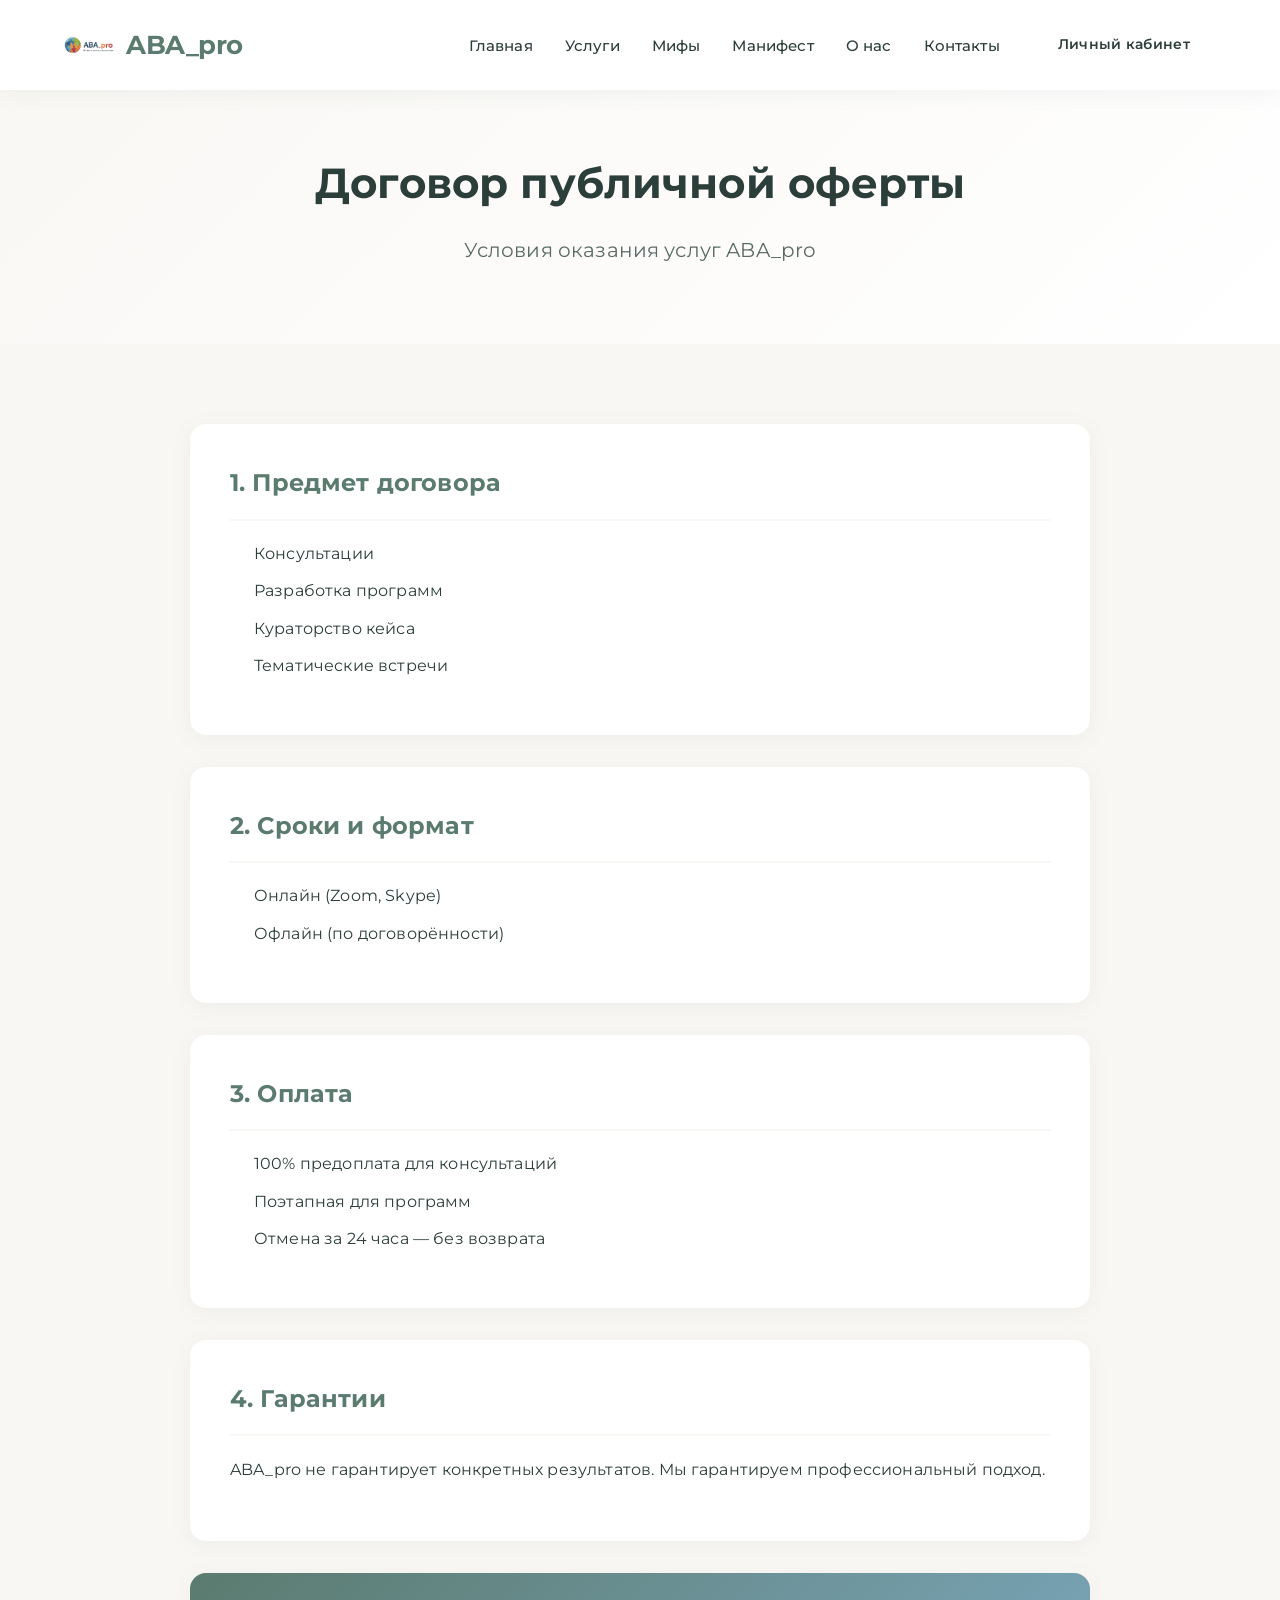
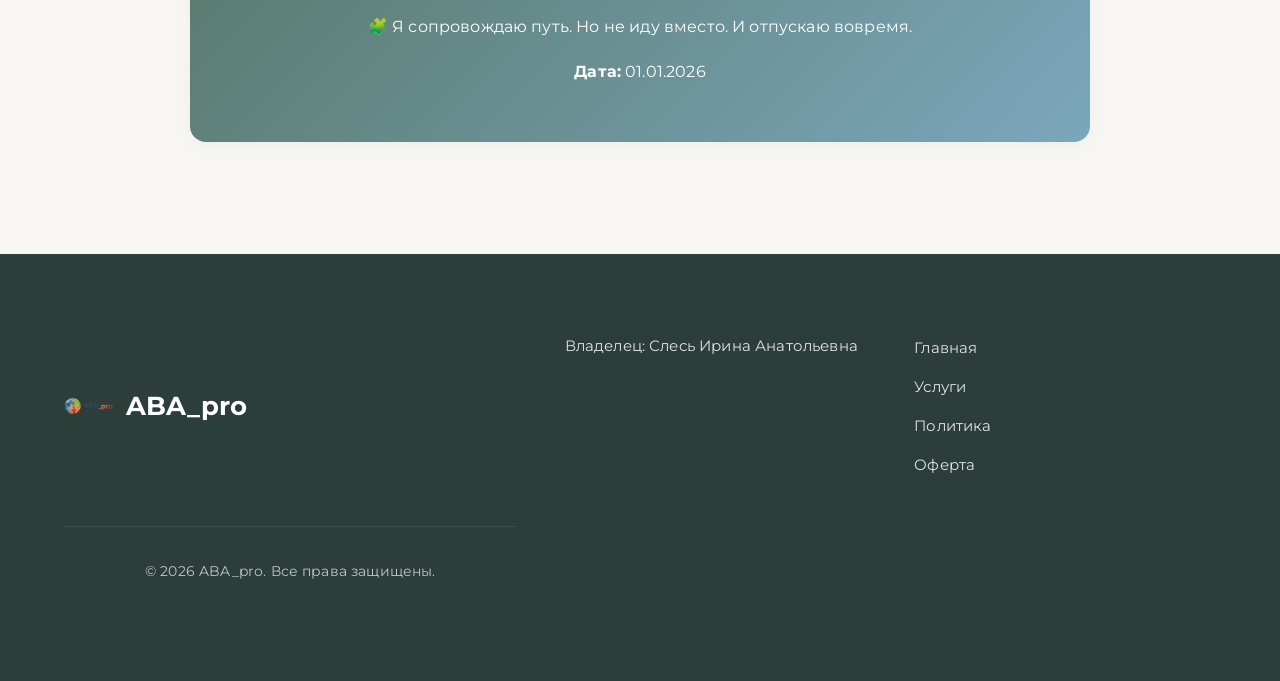
<file: offer.html>
<!DOCTYPE html>
<html lang="ru">
<head>
    <meta charset="UTF-8">
    <meta name="viewport" content="width=device-width, initial-scale=1.0">
    <title>Договор оферты — ABA_pro</title>
    <link rel="stylesheet" href="assets/css/style.css">
    <link href="https://fonts.googleapis.com/css2?family=Montserrat:wght@300;400;500;600;700&display=swap" rel="stylesheet">
</head>
<body>
    <header class="header">
        <div class="container">
            <div class="header__wrapper">
                <a href="index.html" class="logo">
                    <img src="assets/images/Лого.png" alt="ABA_pro" class="logo__img">
                    <span class="logo__text">ABA_pro</span>
                </a>
                <nav class="nav">
                    <a href="index.html" class="nav__link">Главная</a>
                    <a href="services.html" class="nav__link">Услуги</a>
                    <a href="myths.html" class="nav__link">Мифы</a>
                    <a href="manifesto.html" class="nav__link">Манифест</a>
                    <a href="about.html" class="nav__link">О нас</a>
                    <a href="contacts.html" class="nav__link">Контакты</a>
                    <a href="cabinet.html" class="btn btn--small">Личный кабинет</a>
                </nav>
                <button class="burger" aria-label="Меню">
                    <span></span><span></span><span></span>
                </button>
            </div>
        </div>
    </header>

    <section class="page-header">
        <div class="container">
            <h1 class="page-header__title">Договор публичной оферты</h1>
            <p class="page-header__subtitle">Условия оказания услуг ABA_pro</p>
        </div>
    </section>

    <section class="content-section section">
        <div class="container">
            <div class="content-wrapper">
                <div class="content-block">
                    <h2>1. Предмет договора</h2>
                    <ul>
                        <li>Консультации</li>
                        <li>Разработка программ</li>
                        <li>Кураторство кейса</li>
                        <li>Тематические встречи</li>
                    </ul>
                </div>
                <div class="content-block">
                    <h2>2. Сроки и формат</h2>
                    <ul>
                        <li>Онлайн (Zoom, Skype)</li>
                        <li>Офлайн (по договорённости)</li>
                    </ul>
                </div>
                <div class="content-block">
                    <h2>3. Оплата</h2>
                    <ul>
                        <li>100% предоплата для консультаций</li>
                        <li>Поэтапная для программ</li>
                        <li>Отмена за 24 часа — без возврата</li>
                    </ul>
                </div>
                <div class="content-block">
                    <h2>4. Гарантии</h2>
                    <p>ABA_pro не гарантирует конкретных результатов. Мы гарантируем профессиональный подход.</p>
                </div>
                <div class="content-block content-block--highlight">
                    <p>🧩 Я сопровождаю путь. Но не иду вместо. И отпускаю вовремя.</p>
                    <p><strong>Дата:</strong> 01.01.2026</p>
                </div>
            </div>
        </div>
    </section>

    <footer class="footer">
        <div class="container">
            <div class="footer__wrapper">
                <div class="footer__logo">
                    <img src="assets/images/Лого.png" alt="ABA_pro">
                    <span>ABA_pro</span>
                </div>
                <div class="footer__info">
                    <p>Владелец: Слесь Ирина Анатольевна</p>
                </div>
                <nav class="footer__nav">
                    <a href="index.html">Главная</a>
                    <a href="services.html">Услуги</a>
                    <a href="privacy.html">Политика</a>
                    <a href="offer.html">Оферта</a>
                </nav>
                <div class="footer__bottom">
                    <p>&copy; 2026 ABA_pro. Все права защищены.</p>
                </div>
            </div>
        </div>
    </footer>

    <script src="assets/js/main.js"></script>
</body>
</html>
</file>
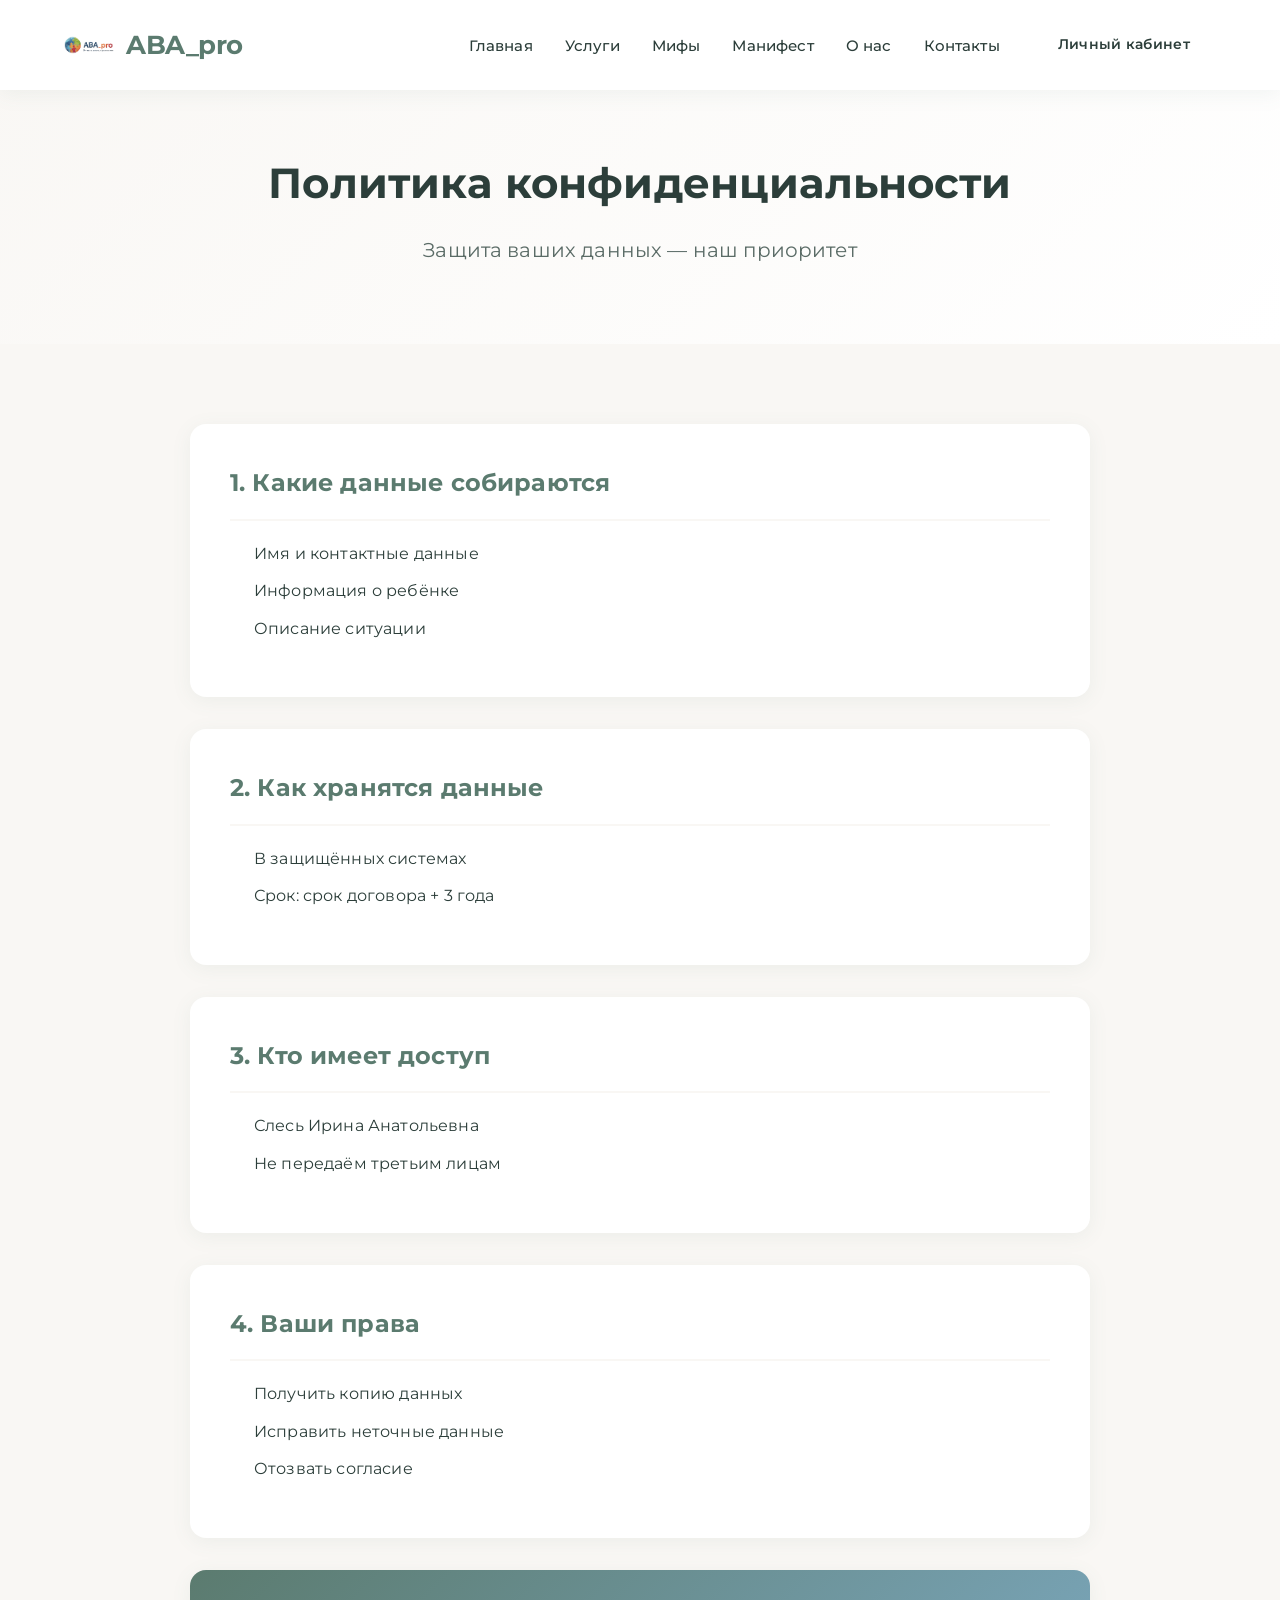
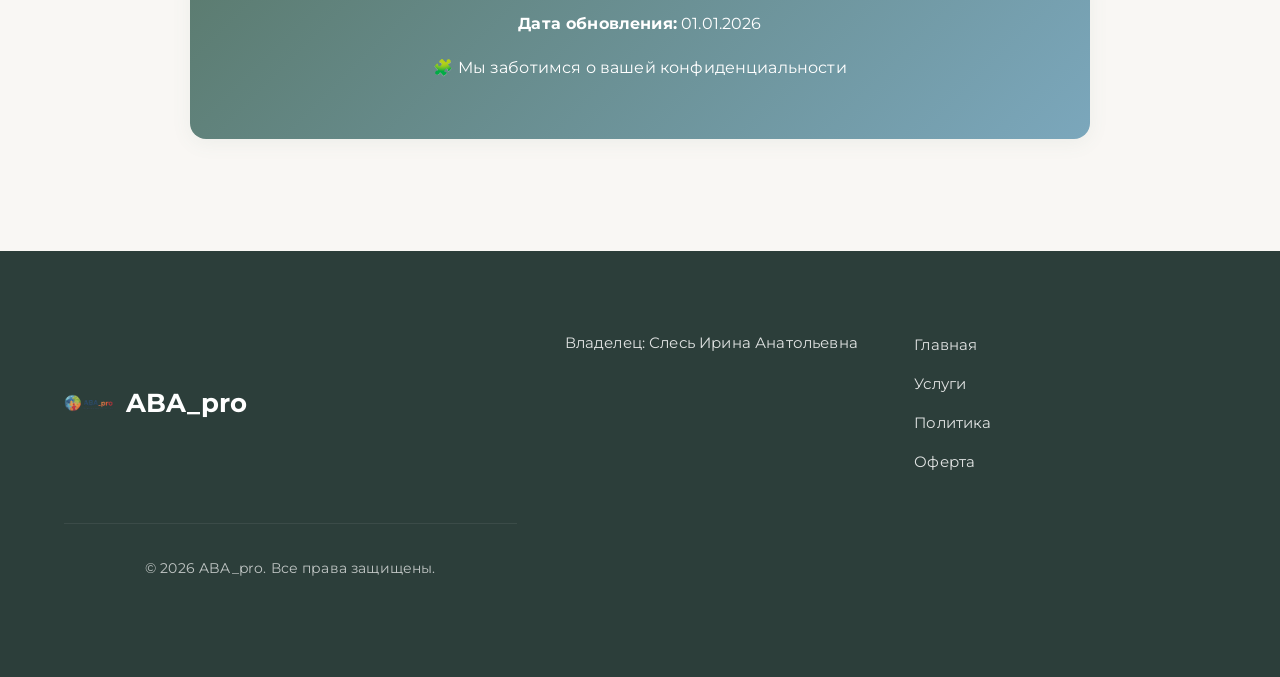
<file: privacy.html>
<!DOCTYPE html>
<html lang="ru">
<head>
    <meta charset="UTF-8">
    <meta name="viewport" content="width=device-width, initial-scale=1.0">
    <title>Политика конфиденциальности — ABA_pro</title>
    <link rel="stylesheet" href="assets/css/style.css">
    <link href="https://fonts.googleapis.com/css2?family=Montserrat:wght@300;400;500;600;700&display=swap" rel="stylesheet">
</head>
<body>
    <header class="header">
        <div class="container">
            <div class="header__wrapper">
                <a href="index.html" class="logo">
                    <img src="assets/images/Лого.png" alt="ABA_pro" class="logo__img">
                    <span class="logo__text">ABA_pro</span>
                </a>
                <nav class="nav">
                    <a href="index.html" class="nav__link">Главная</a>
                    <a href="services.html" class="nav__link">Услуги</a>
                    <a href="myths.html" class="nav__link">Мифы</a>
                    <a href="manifesto.html" class="nav__link">Манифест</a>
                    <a href="about.html" class="nav__link">О нас</a>
                    <a href="contacts.html" class="nav__link">Контакты</a>
                    <a href="cabinet.html" class="btn btn--small">Личный кабинет</a>
                </nav>
                <button class="burger" aria-label="Меню">
                    <span></span><span></span><span></span>
                </button>
            </div>
        </div>
    </header>

    <section class="page-header">
        <div class="container">
            <h1 class="page-header__title">Политика конфиденциальности</h1>
            <p class="page-header__subtitle">Защита ваших данных — наш приоритет</p>
        </div>
    </section>

    <section class="content-section section">
        <div class="container">
            <div class="content-wrapper">
                <div class="content-block">
                    <h2>1. Какие данные собираются</h2>
                    <ul>
                        <li>Имя и контактные данные</li>
                        <li>Информация о ребёнке</li>
                        <li>Описание ситуации</li>
                    </ul>
                </div>
                <div class="content-block">
                    <h2>2. Как хранятся данные</h2>
                    <ul>
                        <li>В защищённых системах</li>
                        <li>Срок: срок договора + 3 года</li>
                    </ul>
                </div>
                <div class="content-block">
                    <h2>3. Кто имеет доступ</h2>
                    <ul>
                        <li>Слесь Ирина Анатольевна</li>
                        <li>Не передаём третьим лицам</li>
                    </ul>
                </div>
                <div class="content-block">
                    <h2>4. Ваши права</h2>
                    <ul>
                        <li>Получить копию данных</li>
                        <li>Исправить неточные данные</li>
                        <li>Отозвать согласие</li>
                    </ul>
                </div>
                <div class="content-block content-block--highlight">
                    <p><strong>Дата обновления:</strong> 01.01.2026</p>
                    <p>🧩 Мы заботимся о вашей конфиденциальности</p>
                </div>
            </div>
        </div>
    </section>

    <footer class="footer">
        <div class="container">
            <div class="footer__wrapper">
                <div class="footer__logo">
                    <img src="assets/images/Лого.png" alt="ABA_pro">
                    <span>ABA_pro</span>
                </div>
                <div class="footer__info">
                    <p>Владелец: Слесь Ирина Анатольевна</p>
                </div>
                <nav class="footer__nav">
                    <a href="index.html">Главная</a>
                    <a href="services.html">Услуги</a>
                    <a href="privacy.html">Политика</a>
                    <a href="offer.html">Оферта</a>
                </nav>
                <div class="footer__bottom">
                    <p>&copy; 2026 ABA_pro. Все права защищены.</p>
                </div>
            </div>
        </div>
    </footer>

    <script src="assets/js/main.js"></script>
</body>
</html>
</file>
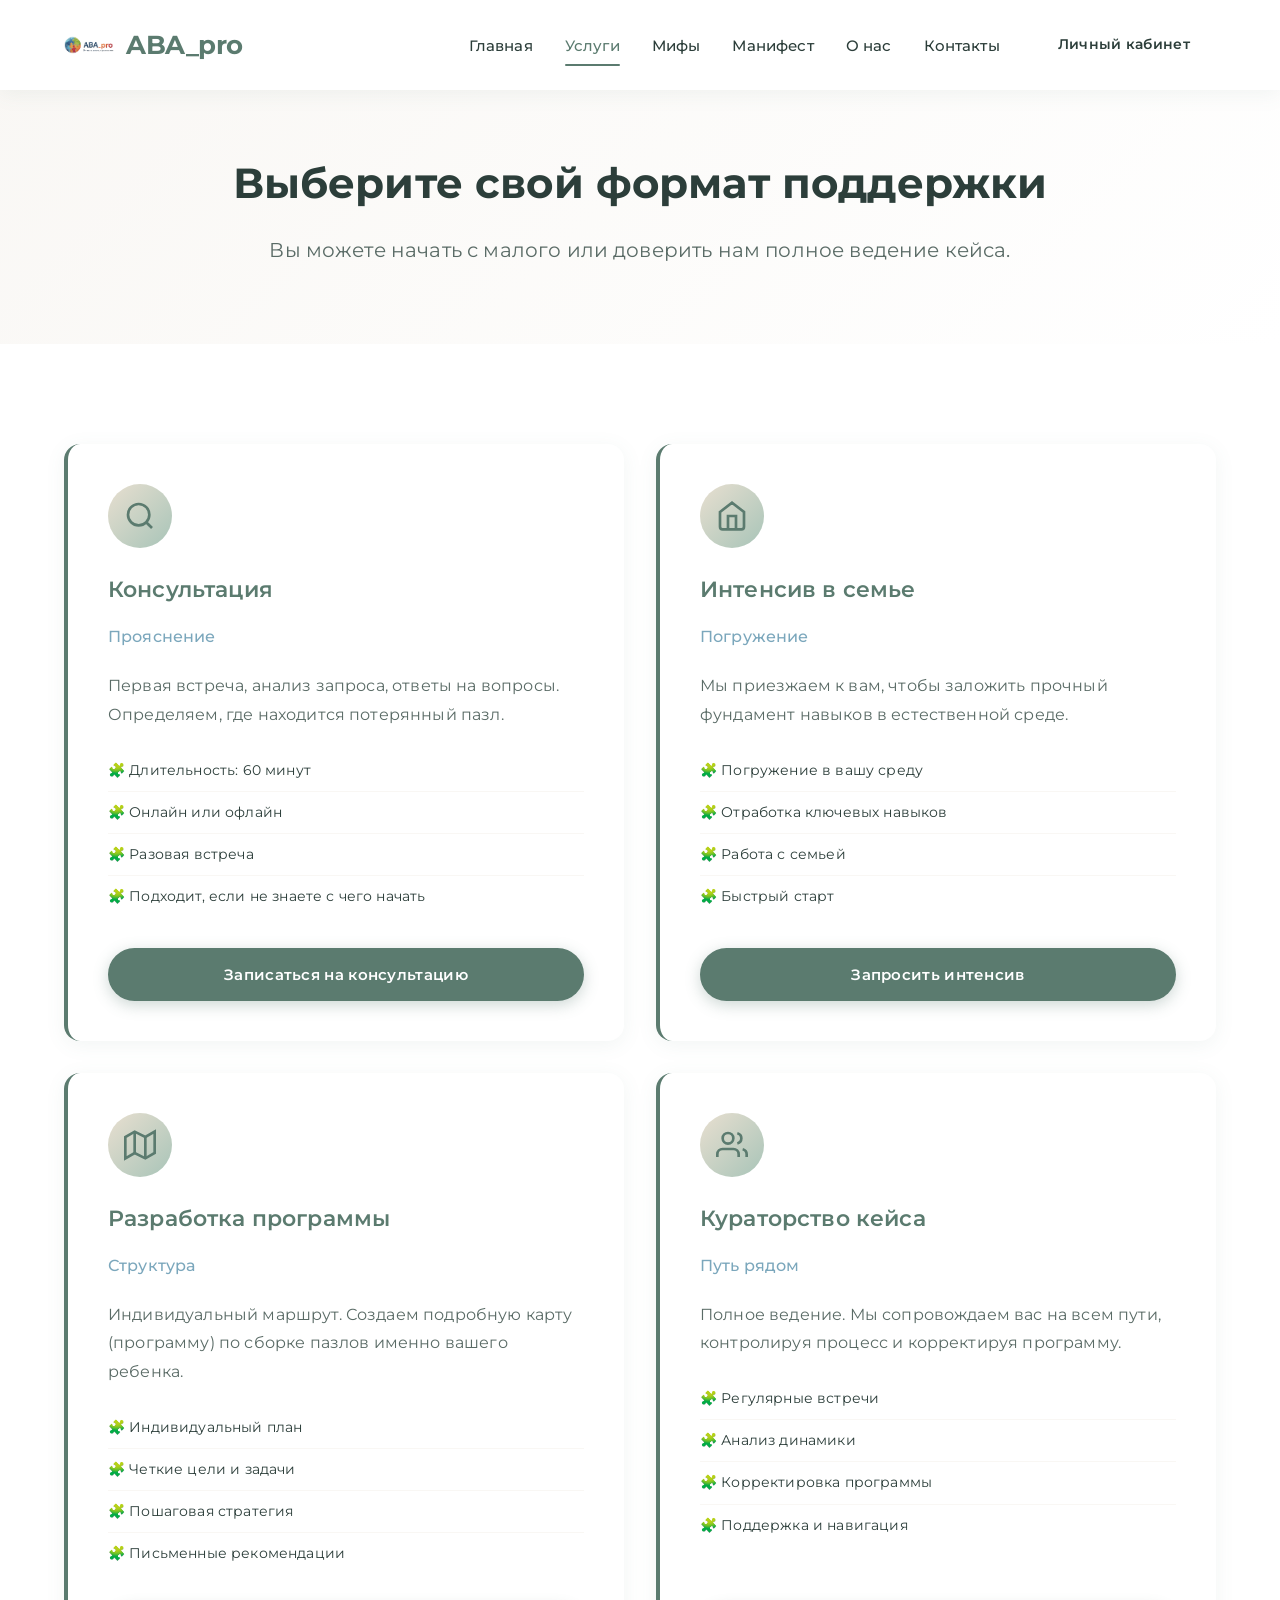
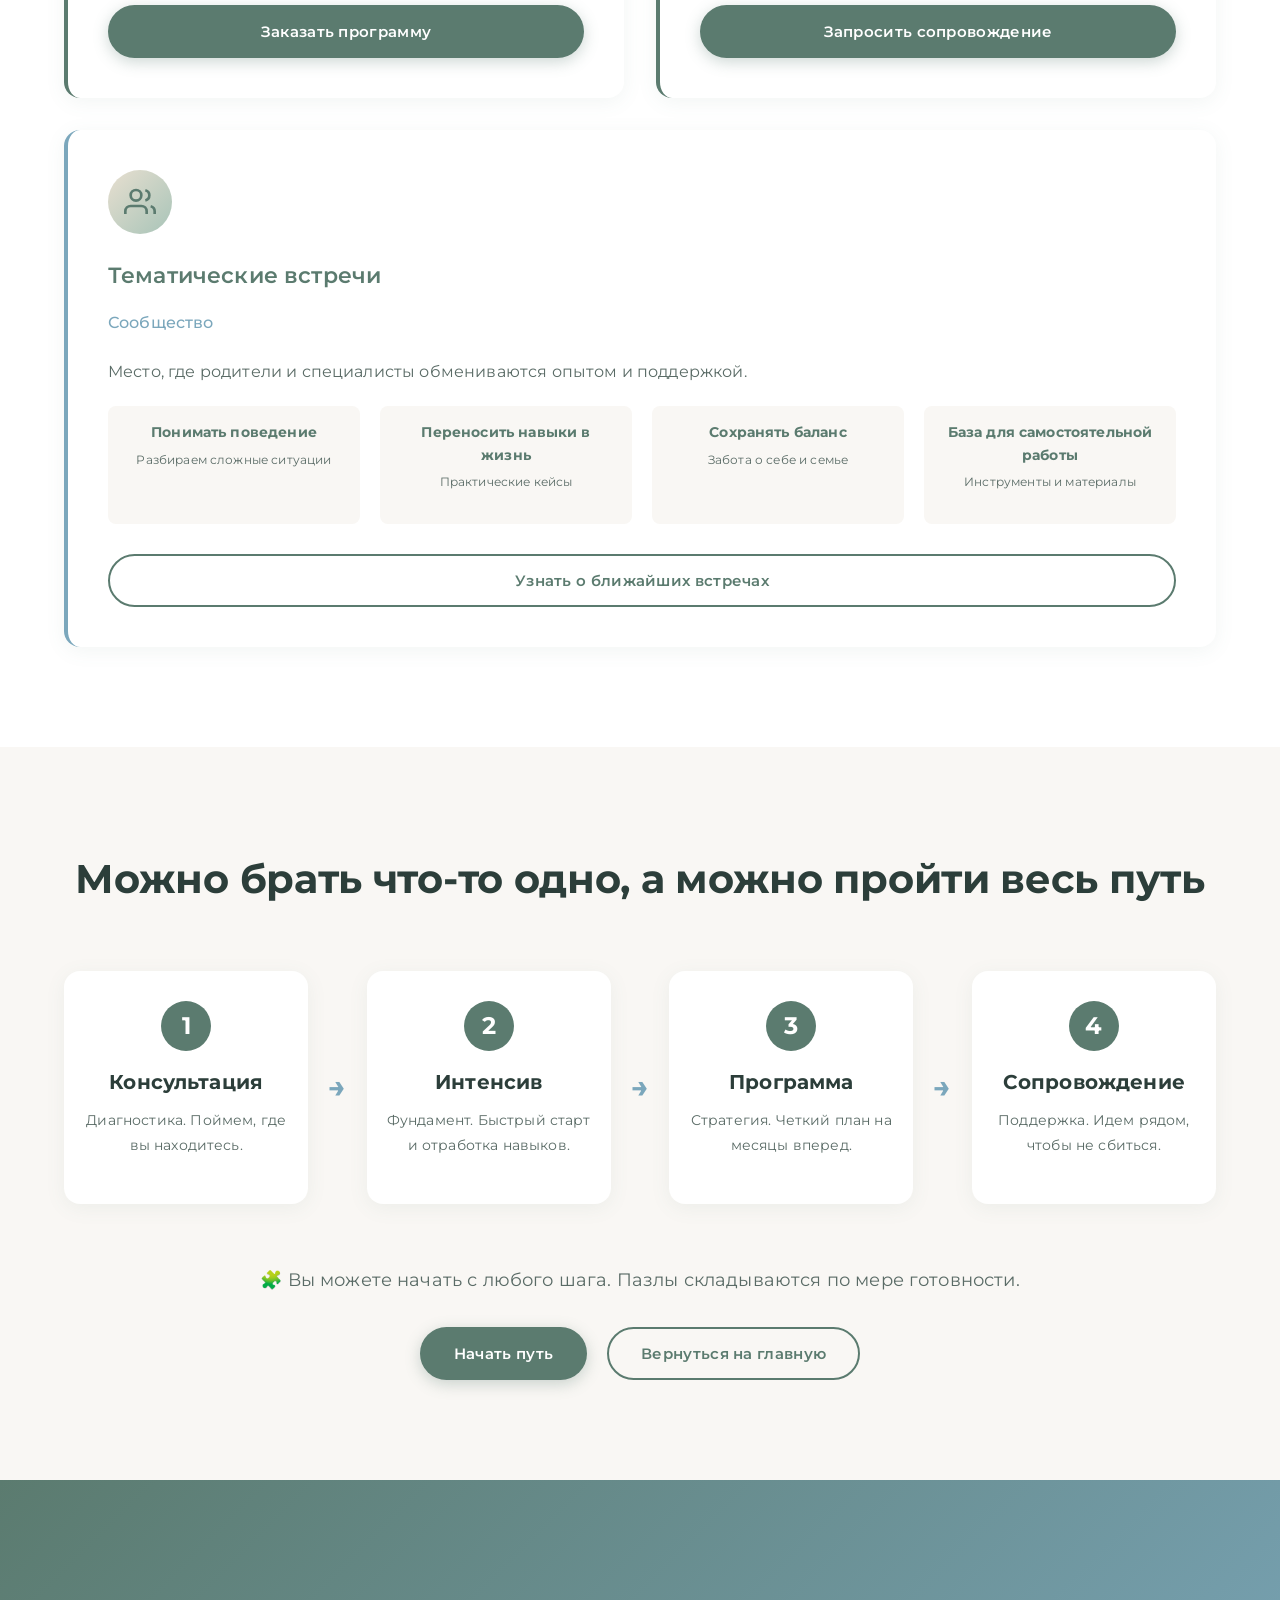
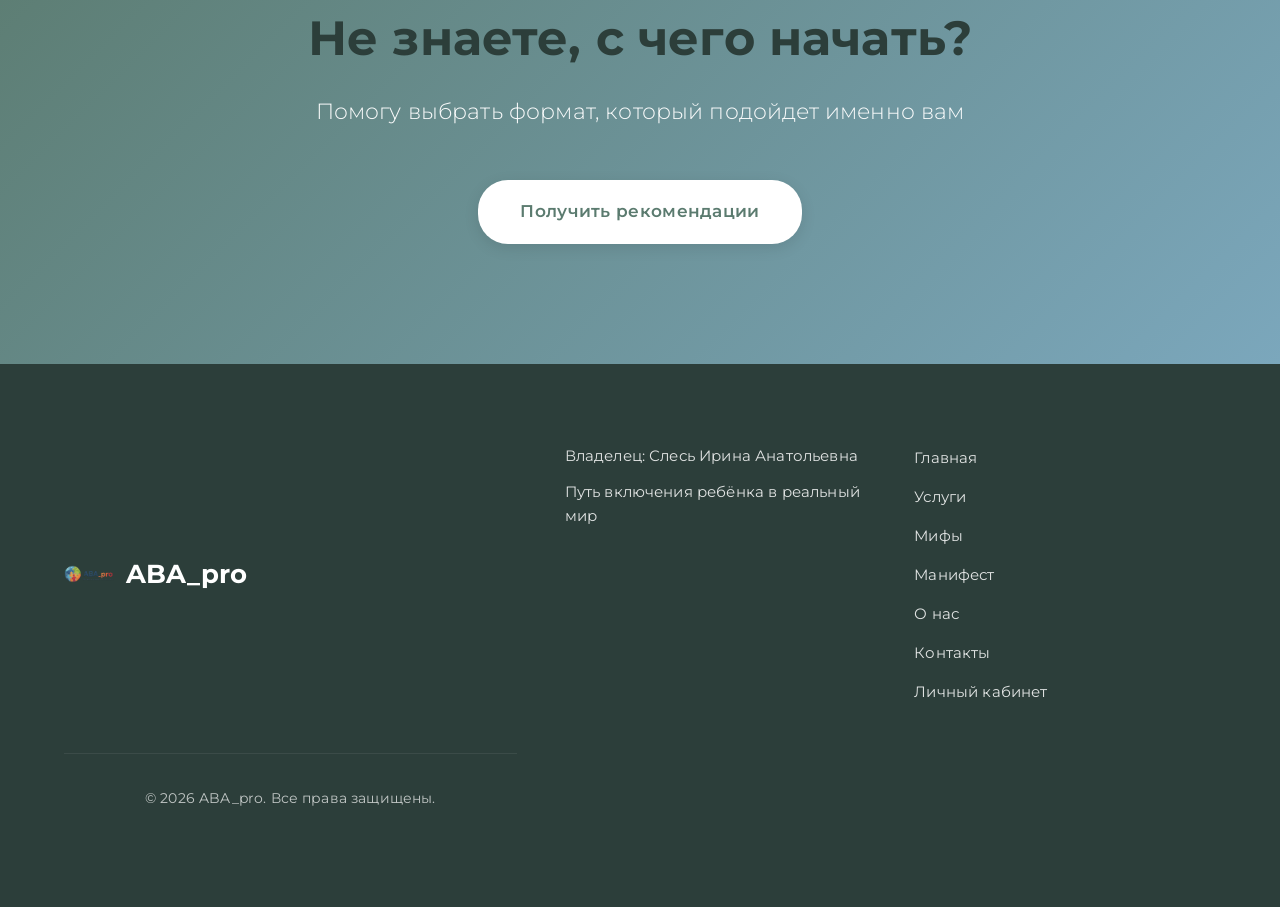
<file: services.html>
<!DOCTYPE html>
<html lang="ru">
<head>
    <meta charset="UTF-8">
    <meta name="viewport" content="width=device-width, initial-scale=1.0">
    <title>Услуги и Путь — ABA_pro</title>
    <link rel="stylesheet" href="assets/css/style.css">
    <link href="https://fonts.googleapis.com/css2?family=Montserrat:wght@300;400;500;600;700&display=swap" rel="stylesheet">
</head>
<body>
    <header class="header">
        <div class="container">
            <div class="header__wrapper">
                <a href="index.html" class="logo">
                    <img src="assets/images/Лого.png" alt="ABA_pro" class="logo__img">
                    <span class="logo__text">ABA_pro</span>
                </a>
                <nav class="nav">
                    <a href="index.html" class="nav__link">Главная</a>
                    <a href="services.html" class="nav__link nav__link--active">Услуги</a>
                    <a href="myths.html" class="nav__link">Мифы</a>
                    <a href="manifesto.html" class="nav__link">Манифест</a>
                    <a href="about.html" class="nav__link">О нас</a>
                    <a href="contacts.html" class="nav__link">Контакты</a>
                    <a href="cabinet.html" class="btn btn--small">Личный кабинет</a>
                </nav>
                <button class="burger" aria-label="Меню">
                    <span></span><span></span><span></span>
                </button>
            </div>
        </div>
    </header>

    <section class="page-header">
        <div class="container">
            <h1 class="page-header__title">Выберите свой формат поддержки</h1>
            <p class="page-header__subtitle">Вы можете начать с малого или доверить нам полное ведение кейса.</p>
        </div>
    </section>

    <section class="services section" id="services">
        <div class="container">
            <div class="services-grid">
                <div class="service-card" id="consultation">
                    <div class="service-card__icon">
                        <svg class="icon" viewBox="0 0 24 24" fill="none" stroke="currentColor" stroke-width="2">
                            <circle cx="11" cy="11" r="8"></circle>
                            <path d="m21 21-4.35-4.35"></path>
                        </svg>
                    </div>
                    <h3 class="service-card__title">Консультация</h3>
                    <p class="service-card__subtitle">Прояснение</p>
                    <p class="service-card__text">Первая встреча, анализ запроса, ответы на вопросы. Определяем, где находится потерянный пазл.</p>
                    <ul class="service-card__list">
                        <li>🧩 Длительность: 60 минут</li>
                        <li>🧩 Онлайн или офлайн</li>
                        <li>🧩 Разовая встреча</li>
                        <li>🧩 Подходит, если не знаете с чего начать</li>
                    </ul>
                    <a href="form.html?service=consultation" class="btn btn--primary">Записаться на консультацию</a>
                </div>

                <div class="service-card" id="intensive">
                    <div class="service-card__icon">
                        <svg class="icon" viewBox="0 0 24 24" fill="none" stroke="currentColor" stroke-width="2">
                            <path d="m3 9 9-7 9 7v11a2 2 0 0 1-2 2H5a2 2 0 0 1-2-2z"></path>
                            <polyline points="9 22 9 12 15 12 15 22"></polyline>
                        </svg>
                    </div>
                    <h3 class="service-card__title">Интенсив в семье</h3>
                    <p class="service-card__subtitle">Погружение</p>
                    <p class="service-card__text">Мы приезжаем к вам, чтобы заложить прочный фундамент навыков в естественной среде.</p>
                    <ul class="service-card__list">
                        <li>🧩 Погружение в вашу среду</li>
                        <li>🧩 Отработка ключевых навыков</li>
                        <li>🧩 Работа с семьей</li>
                        <li>🧩 Быстрый старт</li>
                    </ul>
                    <a href="form.html?service=intensive" class="btn btn--primary">Запросить интенсив</a>
                </div>

                <div class="service-card" id="program">
                    <div class="service-card__icon">
                        <svg class="icon" viewBox="0 0 24 24" fill="none" stroke="currentColor" stroke-width="2">
                            <polygon points="1 6 1 22 8 18 16 22 23 18 23 2 16 6 8 2 1 6"></polygon>
                            <line x1="8" y1="2" x2="8" y2="18"></line>
                            <line x1="16" y1="6" x2="16" y2="22"></line>
                        </svg>
                    </div>
                    <h3 class="service-card__title">Разработка программы</h3>
                    <p class="service-card__subtitle">Структура</p>
                    <p class="service-card__text">Индивидуальный маршрут. Создаем подробную карту (программу) по сборке пазлов именно вашего ребенка.</p>
                    <ul class="service-card__list">
                        <li>🧩 Индивидуальный план</li>
                        <li>🧩 Четкие цели и задачи</li>
                        <li>🧩 Пошаговая стратегия</li>
                        <li>🧩 Письменные рекомендации</li>
                    </ul>
                    <a href="form.html?service=program" class="btn btn--primary">Заказать программу</a>
                </div>

                <div class="service-card" id="support">
                    <div class="service-card__icon">
                        <svg class="icon" viewBox="0 0 24 24" fill="none" stroke="currentColor" stroke-width="2">
                            <path d="M17 21v-2a4 4 0 0 0-4-4H5a4 4 0 0 0-4 4v2"></path>
                            <circle cx="9" cy="7" r="4"></circle>
                            <path d="M23 21v-2a4 4 0 0 0-3-3.87"></path>
                            <path d="M16 3.13a4 4 0 0 1 0 7.75"></path>
                        </svg>
                    </div>
                    <h3 class="service-card__title">Кураторство кейса</h3>
                    <p class="service-card__subtitle">Путь рядом</p>
                    <p class="service-card__text">Полное ведение. Мы сопровождаем вас на всем пути, контролируя процесс и корректируя программу.</p>
                    <ul class="service-card__list">
                        <li>🧩 Регулярные встречи</li>
                        <li>🧩 Анализ динамики</li>
                        <li>🧩 Корректировка программы</li>
                        <li>🧩 Поддержка и навигация</li>
                    </ul>
                    <a href="form.html?service=support" class="btn btn--primary">Запросить сопровождение</a>
                </div>

                <div class="service-card service-card--full">
                    <div class="service-card__icon">
                        <svg class="icon" viewBox="0 0 24 24" fill="none" stroke="currentColor" stroke-width="2">
                            <path d="M17 21v-2a4 4 0 0 0-4-4H5a4 4 0 0 0-4 4v2"></path>
                            <circle cx="9" cy="7" r="4"></circle>
                            <path d="M23 21v-2a4 4 0 0 0-3-3.87"></path>
                            <path d="M16 3.13a4 4 0 0 1 0 7.75"></path>
                        </svg>
                    </div>
                    <h3 class="service-card__title">Тематические встречи</h3>
                    <p class="service-card__subtitle">Сообщество</p>
                    <p class="service-card__text">Место, где родители и специалисты обмениваются опытом и поддержкой.</p>
                    <div class="service-card__features">
                        <div class="feature">
                            <h4>Понимать поведение</h4>
                            <p>Разбираем сложные ситуации</p>
                        </div>
                        <div class="feature">
                            <h4>Переносить навыки в жизнь</h4>
                            <p>Практические кейсы</p>
                        </div>
                        <div class="feature">
                            <h4>Сохранять баланс</h4>
                            <p>Забота о себе и семье</p>
                        </div>
                        <div class="feature">
                            <h4>База для самостоятельной работы</h4>
                            <p>Инструменты и материалы</p>
                        </div>
                    </div>
                    <a href="contacts.html" class="btn btn--outline">Узнать о ближайших встречах</a>
                </div>
            </div>
        </div>
    </section>

    <section class="path-visual section section--light">
        <div class="container">
            <h2 class="section__title">Можно брать что-то одно, а можно пройти весь путь</h2>
            <div class="path-flow">
                <div class="path-flow__item">
                    <div class="path-flow__number">1</div>
                    <h3>Консультация</h3>
                    <p>Диагностика. Поймем, где вы находитесь.</p>
                </div>
                <div class="path-flow__arrow">→</div>
                <div class="path-flow__item">
                    <div class="path-flow__number">2</div>
                    <h3>Интенсив</h3>
                    <p>Фундамент. Быстрый старт и отработка навыков.</p>
                </div>
                <div class="path-flow__arrow">→</div>
                <div class="path-flow__item">
                    <div class="path-flow__number">3</div>
                    <h3>Программа</h3>
                    <p>Стратегия. Четкий план на месяцы вперед.</p>
                </div>
                <div class="path-flow__arrow">→</div>
                <div class="path-flow__item">
                    <div class="path-flow__number">4</div>
                    <h3>Сопровождение</h3>
                    <p>Поддержка. Идем рядом, чтобы не сбиться.</p>
                </div>
            </div>
            <p class="path-visual__note">🧩 Вы можете начать с любого шага. Пазлы складываются по мере готовности.</p>
            <div class="path-visual__buttons">
                <a href="form.html" class="btn btn--primary">Начать путь</a>
                <a href="index.html" class="btn btn--outline">Вернуться на главную</a>
            </div>
        </div>
    </section>

    <section class="cta section section--primary">
        <div class="container">
            <h2 class="cta__title">Не знаете, с чего начать?</h2>
            <p class="cta__text">Помогу выбрать формат, который подойдет именно вам</p>
            <a href="form.html" class="btn btn--white btn--large">Получить рекомендации</a>
        </div>
    </section>

    <footer class="footer">
        <div class="container">
            <div class="footer__wrapper">
                <div class="footer__logo">
                    <img src="assets/images/Лого.png" alt="ABA_pro">
                    <span>ABA_pro</span>
                </div>
                <div class="footer__info">
                    <p>Владелец: Слесь Ирина Анатольевна</p>
                    <p>Путь включения ребёнка в реальный мир</p>
                </div>
                <nav class="footer__nav">
                    <a href="index.html">Главная</a>
                    <a href="services.html">Услуги</a>
                    <a href="myths.html">Мифы</a>
                    <a href="manifesto.html">Манифест</a>
                    <a href="about.html">О нас</a>
                    <a href="contacts.html">Контакты</a>
                    <a href="cabinet.html">Личный кабинет</a>
                </nav>
                <div class="footer__bottom">
                    <p>&copy; 2026 ABA_pro. Все права защищены.</p>
                </div>
            </div>
        </div>
    </footer>

    <script src="assets/js/main.js"></script>
</body>
</html>
</file>
<file: assets/css/style.css>
/* ===== VARIABLES - Pastel Color Palette ===== */
:root {
    /* Pastel colors - soft, smart tones */
    --color-beige: #E8DFD0;           /* Beige puzzle */
    --color-dark-green: #5B7B6F;      /* Muted green - trust, calm */
    --color-light-green: #A8C4B8;     /* Mint - development, warmth */
    --color-blue: #7BA7BC;            /* Muted blue - calm, trust */
    --color-terracotta: #D4A592;      /* Terracotta - warmth */
    --color-sage: #B8C4B8;            /* Sage green */
    
    /* Backgrounds */
    --color-white: #FFFFFF;
    --color-cream: #F9F7F4;           /* Very light beige */
    --color-light-gray: #F5F5F0;      /* Very light gray */
    
    /* Text */
    --color-text: #2C3E3A;            /* Dark teal-gray */
    --color-text-light: #5A6B66;      /* Muted teal-gray */
    --color-text-muted: #8A9B96;      /* Light muted */
    
    /* Typography */
    --font-main: 'Montserrat', 'Golos Text', sans-serif;
    --font-weight-light: 300;
    --font-weight-regular: 400;
    --font-weight-medium: 500;
    --font-weight-semibold: 600;
    --font-weight-bold: 700;
    
    /* Spacing & Layout */
    --transition: all 0.3s cubic-bezier(0.4, 0, 0.2, 1);
    --shadow-soft: 0 4px 20px rgba(91, 123, 111, 0.08);
    --shadow-medium: 0 8px 30px rgba(91, 123, 111, 0.12);
    --radius: 16px;
    --radius-sm: 8px;
    --radius-lg: 24px;
    
    /* Line height - airy */
    --line-height-relaxed: 1.8;
    --line-height-comfortable: 1.6;
}

/* ===== RESET & BASE ===== */
* {
    margin: 0;
    padding: 0;
    box-sizing: border-box;
}

html {
    scroll-behavior: smooth;
    font-size: 16px;
}

body {
    font-family: var(--font-main);
    color: var(--color-text);
    line-height: var(--line-height-relaxed);
    background-color: var(--color-white);
    overflow-x: hidden;
    font-weight: var(--font-weight-regular);
    letter-spacing: 0.01em;
}

img {
    max-width: 100%;
    height: auto;
    display: block;
}

a {
    text-decoration: none;
    color: inherit;
    transition: var(--transition);
}

ul {
    list-style: none;
}

/* ===== TYPOGRAPHY - Airy & Readable ===== */
h1, h2, h3, h4, h5, h6 {
    font-weight: var(--font-weight-bold);
    line-height: var(--line-height-comfortable);
    margin-bottom: 20px;
    color: var(--color-text);
}

h1 { font-size: clamp(32px, 5vw, 48px); }
h2 { font-size: clamp(28px, 4vw, 36px); }
h3 { font-size: clamp(22px, 3vw, 28px); }
h4 { font-size: clamp(18px, 2.5vw, 22px); }

p {
    margin-bottom: 16px;
    line-height: var(--line-height-relaxed);
}

/* ===== CONTAINER ===== */
.container {
    max-width: 1200px;
    margin: 0 auto;
    padding: 0 24px;
}

/* ===== HEADER ===== */
.header {
    position: fixed;
    top: 0;
    left: 0;
    right: 0;
    background: rgba(255, 255, 255, 0.95);
    backdrop-filter: blur(10px);
    box-shadow: var(--shadow-soft);
    z-index: 1000;
    padding: 20px 0;
    transition: var(--transition);
}

.header.scrolled {
    padding: 15px 0;
    box-shadow: var(--shadow-medium);
}

.header__wrapper {
    display: flex;
    justify-content: space-between;
    align-items: center;
}

.logo {
    display: flex;
    align-items: center;
    gap: 12px;
}

.logo__img {
    height: 50px;
    width: auto;
}

.logo__text {
    font-size: 26px;
    font-weight: var(--font-weight-bold);
    color: var(--color-dark-green);
    letter-spacing: -0.5px;
}

.nav {
    display: flex;
    align-items: center;
    gap: 32px;
}

.nav__link {
    font-weight: var(--font-weight-medium);
    color: var(--color-text);
    position: relative;
    font-size: 15px;
    padding: 5px 0;
}

.nav__link:hover,
.nav__link--active {
    color: var(--color-dark-green);
}

.nav__link--active::after {
    content: '';
    position: absolute;
    bottom: -2px;
    left: 0;
    right: 0;
    height: 2px;
    background: var(--color-dark-green);
    border-radius: 2px;
}

.burger {
    display: none;
    flex-direction: column;
    gap: 6px;
    background: none;
    border: none;
    cursor: pointer;
    padding: 8px;
}

.burger span {
    width: 28px;
    height: 3px;
    background: var(--color-dark-green);
    border-radius: 3px;
    transition: var(--transition);
}

/* ===== BUTTONS - Soft & Rounded ===== */
.btn {
    display: inline-block;
    padding: 14px 32px;
    border-radius: 30px;
    font-weight: var(--font-weight-semibold);
    text-align: center;
    cursor: pointer;
    transition: var(--transition);
    border: 2px solid transparent;
    font-family: var(--font-main);
    font-size: 15px;
    letter-spacing: 0.3px;
    line-height: 1.4;
}

.btn--primary {
    background: var(--color-dark-green);
    color: var(--color-white);
    box-shadow: 0 4px 15px rgba(91, 123, 111, 0.3);
}

.btn--primary:hover {
    background: var(--color-light-green);
    transform: translateY(-2px);
    box-shadow: 0 6px 20px rgba(91, 123, 111, 0.4);
}

.btn--outline {
    background: transparent;
    border-color: var(--color-dark-green);
    color: var(--color-dark-green);
}

.btn--outline:hover {
    background: var(--color-dark-green);
    color: var(--color-white);
    transform: translateY(-2px);
}

.btn--white {
    background: var(--color-white);
    color: var(--color-dark-green);
    box-shadow: 0 4px 15px rgba(0,0,0,0.1);
}

.btn--white:hover {
    background: var(--color-cream);
    transform: translateY(-2px);
    box-shadow: 0 6px 20px rgba(0,0,0,0.15);
}

.btn--small {
    padding: 10px 24px;
    font-size: 14px;
}

.btn--large {
    padding: 18px 40px;
    font-size: 17px;
}

.btn--full {
    width: 100%;
}

/* ===== HERO SECTION ===== */
.hero {
    padding: 180px 0 120px;
    background: linear-gradient(135deg, var(--color-cream) 0%, var(--color-white) 100%);
    min-height: 95vh;
    display: flex;
    align-items: center;
    position: relative;
    overflow: hidden;
}

.hero::before {
    content: '';
    position: absolute;
    top: 0;
    left: 0;
    right: 0;
    bottom: 0;
    background-image: url("data:image/svg+xml,%3Csvg width='60' height='60' viewBox='0 0 60 60' xmlns='http://www.w3.org/2000/svg'%3E%3Cpath d='M30 0c5.5 0 10 4.5 10 10s-4.5 10-10 10S20 15.5 20 10 24.5 0 30 0zm0 40c5.5 0 10 4.5 10 10s-4.5 10-10 10-10-4.5-10-10 4.5-10 10-10z' fill='%235B7B6F' fill-opacity='0.03'/%3E%3C/svg%3E");
    opacity: 0.5;
    pointer-events: none;
}

.hero__wrapper {
    display: grid;
    grid-template-columns: 1fr 1fr;
    gap: 80px;
    align-items: center;
    position: relative;
    z-index: 1;
}

.hero__title {
    font-size: clamp(36px, 5vw, 52px);
    font-weight: var(--font-weight-bold);
    line-height: 1.2;
    margin-bottom: 24px;
    color: var(--color-text);
    letter-spacing: -0.5px;
}

.hero__subtitle {
    font-size: 20px;
    color: var(--color-text-light);
    margin-bottom: 20px;
    line-height: var(--line-height-relaxed);
    font-weight: var(--font-weight-light);
}

.hero__motto {
    font-size: 24px;
    font-style: italic;
    color: var(--color-dark-green);
    margin-bottom: 48px;
    font-weight: var(--font-weight-light);
    letter-spacing: 0.3px;
}

.hero__buttons {
    display: flex;
    gap: 20px;
    flex-wrap: wrap;
}

.hero__image {
    display: flex;
    justify-content: center;
    align-items: center;
    position: relative;
}

.globus {
    max-width: 500px;
    animation: float 6s ease-in-out infinite;
    filter: drop-shadow(0 20px 40px rgba(91, 123, 111, 0.2));
}

@keyframes float {
    0%, 100% { transform: translateY(0px) rotate(0deg); }
    50% { transform: translateY(-20px) rotate(2deg); }
}

/* ===== VALUE BLOCK ===== */
.value-block {
    padding: 80px 0;
    background: linear-gradient(135deg, var(--color-light-green) 0%, var(--color-blue) 100%);
    position: relative;
    overflow: hidden;
}

.value-block::before {
    content: '🧩';
    position: absolute;
    font-size: 300px;
    opacity: 0.05;
    top: -100px;
    right: -100px;
    pointer-events: none;
}

.value-block__content {
    max-width: 900px;
    margin: 0 auto;
    padding: 50px;
    background: rgba(255, 255, 255, 0.95);
    border-radius: var(--radius-lg);
    box-shadow: var(--shadow-medium);
    position: relative;
    z-index: 1;
}

.value-block__content p {
    font-size: 18px;
    line-height: var(--line-height-relaxed);
    color: var(--color-text);
    text-align: center;
    margin: 0;
    font-weight: var(--font-weight-light);
}

.value-block__content strong {
    color: var(--color-dark-green);
    font-weight: var(--font-weight-semibold);
}

.value-block__content em {
    font-style: italic;
    color: var(--color-blue);
}

/* ===== SECTIONS ===== */
.section {
    padding: 100px 0;
}

.section--light {
    background: var(--color-cream);
}

.section--primary {
    background: linear-gradient(135deg, var(--color-dark-green) 0%, var(--color-blue) 100%);
    color: var(--color-white);
}

.section__title {
    font-size: clamp(32px, 4vw, 40px);
    font-weight: var(--font-weight-bold);
    text-align: center;
    margin-bottom: 24px;
    color: var(--color-text);
    letter-spacing: -0.3px;
}

.section--primary .section__title {
    color: var(--color-white);
}

.section__subtitle {
    text-align: center;
    font-size: 20px;
    color: var(--color-text-light);
    margin-bottom: 64px;
    max-width: 700px;
    margin-left: auto;
    margin-right: auto;
    font-weight: var(--font-weight-light);
}

.section--primary .section__subtitle {
    color: rgba(255, 255, 255, 0.9);
}

/* ===== PHILOSOPHY ===== */
.philosophy__content {
    max-width: 1200px;
    margin: 0 auto;
    display: grid;
    grid-template-columns: 1fr 1fr;
    gap: 60px;
    align-items: center;
}

.philosophy__text h3 {
    font-size: 28px;
    margin-bottom: 24px;
    color: var(--color-dark-green);
    font-weight: var(--font-weight-semibold);
}

.philosophy__text p {
    margin-bottom: 20px;
    color: var(--color-text-light);
    font-size: 17px;
    line-height: var(--line-height-relaxed);
}

.philosophy__highlight {
    margin-top: 24px;
    padding: 20px;
    background: linear-gradient(135deg, rgba(123, 167, 188, 0.1) 0%, rgba(168, 196, 184, 0.1) 100%);
    border-left: 4px solid var(--color-blue);
    border-radius: var(--radius-sm);
    font-style: italic;
    color: var(--color-text);
    font-weight: var(--font-weight-medium);
}

/* ===== SERVICES SECTION ===== */
.services-grid {
    display: grid;
    grid-template-columns: repeat(2, 1fr);
    gap: 32px;
}

.service-card {
    background: var(--color-white);
    padding: 40px;
    border-radius: var(--radius);
    box-shadow: var(--shadow-soft);
    transition: var(--transition);
    border-left: 4px solid var(--color-dark-green);
    position: relative;
    overflow: hidden;
    display: flex;
    flex-direction: column;
}

.service-card:hover {
    transform: translateY(-5px);
    box-shadow: var(--shadow-medium);
}

.service-card--full {
    grid-column: 1 / -1;
    border-left-color: var(--color-blue);
}

.service-card__icon {
    width: 64px;
    height: 64px;
    margin-bottom: 24px;
    display: flex;
    align-items: center;
    justify-content: center;
    background: linear-gradient(135deg, var(--color-beige) 0%, var(--color-light-green) 100%);
    border-radius: 50%;
}

.service-card__icon .icon {
    width: 32px;
    height: 32px;
    stroke: var(--color-dark-green);
}

.service-card__title {
    font-size: 22px;
    margin-bottom: 16px;
    color: var(--color-dark-green);
    font-weight: var(--font-weight-semibold);
}

.service-card__subtitle {
    font-size: 16px;
    color: var(--color-blue);
    margin-bottom: 20px;
    font-weight: var(--font-weight-medium);
}

.service-card__text {
    color: var(--color-text-light);
    line-height: var(--line-height-relaxed);
    margin: 0;
    font-size: 16px;
}

.service-card__list {
    margin: 20px 0 30px;
    flex-grow: 1;
}

.service-card__list li {
    padding: 8px 0;
    color: var(--color-text);
    border-bottom: 1px solid var(--color-cream);
    font-size: 14px;
}

.service-card__list li:last-child {
    border-bottom: none;
}

.service-card__features {
    display: grid;
    grid-template-columns: repeat(4, 1fr);
    gap: 20px;
    margin: 20px 0 30px;
}

.feature {
    text-align: center;
    padding: 15px;
    background: var(--color-cream);
    border-radius: 8px;
}

.feature h4 {
    font-size: 14px;
    margin-bottom: 5px;
    color: var(--color-dark-green);
}

.feature p {
    font-size: 12px;
    color: var(--color-text-light);
}

.service-card__link {
    display: inline-block;
    margin-top: 20px;
    color: var(--color-blue);
    font-weight: var(--font-weight-semibold);
    font-size: 14px;
}

.service-card__link:hover {
    color: var(--color-dark-green);
}

/* ===== PATH SECTION ===== */
.path-steps {
    display: grid;
    grid-template-columns: repeat(4, 1fr);
    gap: 24px;
    margin: 60px 0;
    position: relative;
}

.path-steps::before {
    content: '';
    position: absolute;
    top: 50px;
    left: 12.5%;
    right: 12.5%;
    height: 3px;
    background: linear-gradient(90deg, var(--color-beige), var(--color-light-green), var(--color-blue));
    z-index: 0;
    border-radius: 3px;
}

.path-step {
    text-align: center;
    padding: 32px 24px;
    background: var(--color-white);
    border-radius: var(--radius);
    box-shadow: var(--shadow-soft);
    position: relative;
    z-index: 1;
    transition: var(--transition);
}

.path-step:hover {
    transform: translateY(-5px);
    box-shadow: var(--shadow-medium);
}

.path-step__number {
    width: 56px;
    height: 56px;
    background: linear-gradient(135deg, var(--color-dark-green) 0%, var(--color-light-green) 100%);
    color: var(--color-white);
    border-radius: 50%;
    display: flex;
    align-items: center;
    justify-content: center;
    font-size: 24px;
    font-weight: var(--font-weight-bold);
    margin: 0 auto 20px;
    box-shadow: 0 4px 15px rgba(91, 123, 111, 0.3);
}

.path-step__title {
    font-size: 18px;
    margin-bottom: 12px;
    color: var(--color-text);
    font-weight: var(--font-weight-semibold);
}

.path-step__text {
    font-size: 14px;
    color: var(--color-text-light);
    margin: 0;
    line-height: var(--line-height-comfortable);
}

.path-step__link {
    margin-top: 16px;
    display: inline-block;
}

.path-note {
    text-align: center;
    font-size: 16px;
    color: var(--color-text-light);
    margin: 32px 0;
    font-style: italic;
}

.path__buttons {
    text-align: center;
    margin-top: 40px;
    display: flex;
    gap: 20px;
    justify-content: center;
    flex-wrap: wrap;
}

/* ===== MYTHS SECTION ===== */
.myths-intro {
    max-width: 800px;
    margin: 0 auto 60px;
    text-align: center;
}

.myths-list {
    display: grid;
    grid-template-columns: repeat(3, 1fr);
    gap: 32px;
    margin: 60px 0;
}

.myth-card {
    perspective: 1000px;
    min-height: 350px;
    cursor: pointer;
    position: relative;
}

.myth-card__front,
.myth-card__back {
    backface-visibility: hidden;
    transition: transform 0.6s cubic-bezier(0.4, 0, 0.2, 1);
    background: var(--color-white);
    padding: 40px 32px;
    border-radius: var(--radius);
    box-shadow: var(--shadow-soft);
}

.myth-card__front {
    position: relative;
    z-index: 2;
}

.myth-card__back {
    position: absolute;
    top: 0;
    left: 0;
    right: 0;
    bottom: 0;
    background: linear-gradient(135deg, var(--color-dark-green) 0%, var(--color-blue) 100%);
    color: var(--color-white);
    display: flex;
    flex-direction: column;
    justify-content: center;
    opacity: 0;
    transform: rotateY(180deg);
}

.myth-card.is-flipped .myth-card__front {
    transform: rotateY(180deg);
    opacity: 0;
}

.myth-card.is-flipped .myth-card__back {
    opacity: 1;
    transform: rotateY(0deg);
}

.myth-card--full {
    grid-column: 1 / -1;
}

.myth-card__puzzle {
    max-width: 80px;
    margin-bottom: 20px;
    opacity: 0.8;
}

.myth-card__title {
    font-size: 20px;
    margin-bottom: 20px;
    color: var(--color-text);
    padding-bottom: 16px;
    border-bottom: 2px solid var(--color-cream);
    font-weight: var(--font-weight-semibold);
}

.myth-card__hint {
    font-size: 13px;
    color: var(--color-text-muted);
    font-style: italic;
    margin-top: 16px;
}

.myth-card__truth-title {
    font-size: 20px;
    margin-bottom: 16px;
    color: var(--color-white);
    font-weight: var(--font-weight-semibold);
}

.myth-card__truth {
    font-size: 15px;
    line-height: var(--line-height-relaxed);
    margin-bottom: 20px;
    color: rgba(255, 255, 255, 0.95);
}

.myth-card__connection {
    padding-top: 20px;
    border-top: 1px solid rgba(255, 255, 255, 0.3);
    margin-top: auto;
}

.myth-card__connection strong {
    display: block;
    margin-bottom: 8px;
    color: var(--color-light-green);
    font-size: 14px;
}

.myth-card__connection p {
    margin-bottom: 12px;
    font-size: 14px;
    color: rgba(255, 255, 255, 0.9);
}

.myths__buttons {
    text-align: center;
    margin-top: 40px;
}

.myths-bridge {
    margin-top: 60px;
    padding: 48px;
    background: linear-gradient(135deg, var(--color-dark-green) 0%, var(--color-blue) 100%);
    border-radius: var(--radius-lg);
    text-align: center;
    color: var(--color-white);
    box-shadow: var(--shadow-medium);
}

.myths-bridge p {
    font-size: 18px;
    margin-bottom: 32px;
    line-height: var(--line-height-relaxed);
}

.myths-bridge__buttons {
    display: flex;
    gap: 20px;
    justify-content: center;
    flex-wrap: wrap;
}

/* ===== FOR WHOM ===== */
.for-whom__grid {
    display: grid;
    grid-template-columns: 1fr 1fr;
    gap: 40px;
}

.for-whom__card {
    background: var(--color-white);
    padding: 48px 40px;
    border-radius: var(--radius);
    box-shadow: var(--shadow-soft);
    transition: var(--transition);
    border-top: 4px solid var(--color-blue);
}

.for-whom__card:hover {
    transform: translateY(-5px);
    box-shadow: var(--shadow-medium);
}

.for-whom__card h3 {
    font-size: 28px;
    margin-bottom: 24px;
    color: var(--color-dark-green);
    font-weight: var(--font-weight-bold);
}

.for-whom__card p {
    margin-bottom: 16px;
    color: var(--color-text-light);
    font-size: 16px;
}

.for-whom__card ul {
    margin: 24px 0;
    padding-left: 8px;
}

.for-whom__card ul li {
    position: relative;
    padding-left: 32px;
    margin-bottom: 12px;
    color: var(--color-text);
    font-size: 16px;
    line-height: var(--line-height-comfortable);
}

.for-whom__card ul li::before {
    content: '🧩';
    position: absolute;
    left: 0;
    font-size: 18px;
}

.for-whom__highlight {
    font-style: italic;
    color: var(--color-dark-green);
    font-weight: var(--font-weight-medium);
    margin: 24px 0;
    padding: 16px;
    background: var(--color-cream);
    border-radius: var(--radius-sm);
    border-left: 3px solid var(--color-dark-green);
}

/* ===== IMPORTANT SECTION ===== */
.important__grid {
    display: grid;
    grid-template-columns: 1fr 1fr;
    gap: 32px;
    margin-bottom: 60px;
}

.important__item {
    display: flex;
    align-items: flex-start;
    gap: 20px;
    padding: 32px;
    background: var(--color-white);
    border-radius: var(--radius);
    box-shadow: var(--shadow-soft);
}

.important__icon {
    font-size: 40px;
    flex-shrink: 0;
}

.important__item p {
    color: var(--color-text);
    font-size: 17px;
    margin: 0;
    line-height: var(--line-height-comfortable);
}

.important__values {
    max-width: 700px;
    margin: 0 auto 48px;
    padding: 48px;
    background: linear-gradient(135deg, var(--color-dark-green) 0%, var(--color-blue) 100%);
    color: var(--color-white);
    border-radius: var(--radius-lg);
    text-align: center;
    box-shadow: var(--shadow-medium);
}

.important__values h3 {
    font-size: 28px;
    margin-bottom: 32px;
    font-weight: var(--font-weight-bold);
}

.important__values ul {
    display: grid;
    grid-template-columns: 1fr 1fr;
    gap: 16px;
    list-style: none;
    padding: 0;
    margin: 0;
}

.important__values ul li {
    padding: 14px 24px;
    background: rgba(255, 255, 255, 0.15);
    border-radius: 24px;
    font-size: 16px;
    font-weight: var(--font-weight-medium);
    backdrop-filter: blur(5px);
}

.important__buttons {
    text-align: center;
    display: flex;
    gap: 20px;
    justify-content: center;
    flex-wrap: wrap;
}

/* ===== CTA SECTION ===== */
.cta {
    text-align: center;
    padding: 120px 0;
}

.cta__title {
    font-size: clamp(36px, 5vw, 48px);
    margin-bottom: 16px;
    font-weight: var(--font-weight-bold);
}

.cta__text {
    font-size: 22px;
    margin-bottom: 48px;
    opacity: 0.95;
    font-weight: var(--font-weight-light);
}

.cta__note {
    margin-top: 24px;
    font-size: 16px;
    opacity: 0.85;
    font-style: italic;
}

/* ===== FOOTER ===== */
.footer {
    background: var(--color-text);
    color: var(--color-white);
    padding: 80px 0 40px;
}

.footer__wrapper {
    display: grid;
    grid-template-columns: 1.5fr 1fr 1fr;
    gap: 48px;
    margin-bottom: 48px;
}

.footer__logo {
    display: flex;
    align-items: center;
    gap: 12px;
    font-size: 26px;
    font-weight: var(--font-weight-bold);
}

.footer__logo img {
    height: 50px;
}

.footer__info p {
    margin-bottom: 12px;
    opacity: 0.85;
    font-size: 15px;
    line-height: var(--line-height-comfortable);
}

.footer__nav {
    display: flex;
    flex-direction: column;
    gap: 12px;
}

.footer__nav a {
    opacity: 0.85;
    transition: var(--transition);
    font-size: 15px;
}

.footer__nav a:hover {
    opacity: 1;
    padding-left: 8px;
    color: var(--color-light-green);
}

.footer__bottom {
    text-align: center;
    padding-top: 32px;
    border-top: 1px solid rgba(255, 255, 255, 0.1);
    font-size: 14px;
    opacity: 0.7;
}

.footer__bottom p {
    margin-bottom: 8px;
}

.footer-quote {
    font-style: italic;
    color: var(--color-text-muted);
    margin-top: 12px;
    font-size: 14px;
}

/* ===== MICROTEXT ===== */
.microtext,
.section-microtext {
    text-align: center;
    font-size: 15px;
    color: var(--color-text-muted);
    font-style: italic;
    margin-top: 24px;
    font-weight: var(--font-weight-light);
}

.section-microtext {
    margin-top: 40px;
    padding-top: 24px;
    border-top: 1px dashed var(--color-light-green);
}

/* ===== SCROLL ANIMATIONS ===== */
@keyframes fadeInUp {
    from {
        opacity: 0;
        transform: translateY(30px);
    }
    to {
        opacity: 1;
        transform: translateY(0);
    }
}

.animate-in {
    animation: fadeInUp 0.8s ease forwards;
}

/* ===== FLOATING PUZZLES ===== */
.philosophy__puzzles {
    position: relative;
    display: grid;
    grid-template-columns: repeat(3, 1fr);
    gap: 30px;
    padding: 40px;
    background: var(--color-cream);
    border-radius: var(--radius-lg);
    overflow: hidden;
}

.floating-puzzle {
    display: flex;
    flex-direction: column;
    align-items: center;
    gap: 12px;
    padding: 20px;
    background: var(--color-white);
    border-radius: var(--radius);
    box-shadow: var(--shadow-soft);
    transition: var(--transition);
    animation: floatPuzzle 6s ease-in-out infinite;
}

.floating-puzzle:nth-child(1) { animation-delay: 0s; }
.floating-puzzle:nth-child(2) { animation-delay: 1s; }
.floating-puzzle:nth-child(3) { animation-delay: 2s; }
.floating-puzzle:nth-child(4) { animation-delay: 3s; }
.floating-puzzle:nth-child(5) { animation-delay: 4s; }
.floating-puzzle:nth-child(6) { animation-delay: 5s; }
.floating-puzzle:nth-child(7) { animation-delay: 2.5s; }

.floating-puzzle:hover {
    transform: translateY(-10px) scale(1.05);
    box-shadow: var(--shadow-medium);
    animation-play-state: paused;
}

.floating-puzzle img {
    max-width: 100px;
    filter: drop-shadow(0 4px 8px rgba(0,0,0,0.1));
}

.floating-puzzle span {
    font-size: 14px;
    font-weight: var(--font-weight-medium);
    color: var(--color-text);
    text-align: center;
}

@keyframes floatPuzzle {
    0%, 100% { transform: translateY(0px) rotate(0deg); }
    25% { transform: translateY(-15px) rotate(2deg); }
    50% { transform: translateY(0px) rotate(0deg); }
    75% { transform: translateY(-10px) rotate(-2deg); }
}

/* ===== RESPONSIVE ===== */
@media (max-width: 992px) {
    .hero__wrapper {
        grid-template-columns: 1fr;
        gap: 60px;
    }
    
    .hero__image {
        order: -1;
    }
    
    .globus {
        max-width: 350px;
    }
    
    .philosophy__content {
        grid-template-columns: 1fr;
    }
    
    .services-grid,
    .path-steps,
    .myths-list,
    .for-whom__grid,
    .important__grid {
        grid-template-columns: 1fr;
    }
    
    .path-steps::before {
        display: none;
    }
    
    .service-card--full,
    .myth-card--full {
        grid-column: 1;
    }
    
    .important__values ul {
        grid-template-columns: 1fr;
    }
    
    .footer__wrapper {
        grid-template-columns: 1fr;
    }
    
    .service-card__features {
        grid-template-columns: repeat(2, 1fr);
    }
}

@media (max-width: 768px) {
    .nav {
        display: none;
        position: absolute;
        top: 100%;
        left: 0;
        right: 0;
        background: var(--color-white);
        flex-direction: column;
        padding: 24px;
        box-shadow: var(--shadow-medium);
        gap: 16px;
    }
    
    .nav.active {
        display: flex;
    }
    
    .burger {
        display: flex;
    }
    
    .hero {
        padding: 140px 0 80px;
    }
    
    .hero__title {
        font-size: 32px;
    }
    
    .hero__subtitle {
        font-size: 18px;
    }
    
    .section {
        padding: 80px 0;
    }
    
    .section__title {
        font-size: 28px;
    }
    
    .value-block__content {
        padding: 40px 28px;
    }
    
    .value-block__content p {
        font-size: 16px;
    }
    
    .service-card,
    .for-whom__card {
        padding: 32px 28px;
    }
    
    .path-step {
        padding: 28px 20px;
    }
    
    .myth-card {
        padding: 32px 28px;
    }
    
    .hero__buttons {
        flex-direction: column;
        width: 100%;
    }
    
    .btn {
        width: 100%;
    }
    
    .philosophy__puzzles {
        grid-template-columns: 1fr;
    }
    
    .floating-puzzle {
        animation: none;
    }
    
    .myths-bridge__buttons {
        flex-direction: column;
    }
}

@media (max-width: 480px) {
    .hero__title {
        font-size: 28px;
    }
    
    .hero__subtitle {
        font-size: 16px;
    }
    
    .section__title {
        font-size: 24px;
    }
    
    .section__subtitle {
        font-size: 16px;
    }
    
    .value-block__content p {
        font-size: 15px;
    }
    
    .service-card__title,
    .path-step__title {
        font-size: 18px;
    }
}

/* ===== UTILITY CLASSES ===== */
.text-center { text-align: center; }
.mt-20 { margin-top: 20px; }
.mb-20 { margin-bottom: 20px; }
.mt-40 { margin-top: 40px; }
.mb-40 { margin-bottom: 40px; }
.shadow-soft { box-shadow: var(--shadow-soft); }
.shadow-medium { box-shadow: var(--shadow-medium); }
.smooth-transition { transition: var(--transition); }
/* ===== PAGE HEADER ===== */
.page-header {
    padding: 150px 0 60px;
    background: linear-gradient(135deg, var(--color-cream) 0%, var(--color-white) 100%);
    text-align: center;
}

.page-header__title {
    font-size: 42px;
    font-weight: 700;
    margin-bottom: 15px;
    color: var(--color-text);
}

.page-header__subtitle {
    font-size: 20px;
    color: var(--color-text-light);
}

/* ===== PATH FLOW (Services Page) ===== */
.path-flow {
    display: flex;
    align-items: center;
    justify-content: space-between;
    margin: 60px 0;
    flex-wrap: wrap;
    gap: 20px;
}

.path-flow__item {
    flex: 1;
    min-width: 200px;
    text-align: center;
    padding: 30px 20px;
    background: var(--color-white);
    border-radius: var(--radius);
    box-shadow: var(--shadow-soft);
}

.path-flow__number {
    width: 50px;
    height: 50px;
    background: var(--color-dark-green);
    color: var(--color-white);
    border-radius: 50%;
    display: flex;
    align-items: center;
    justify-content: center;
    font-size: 24px;
    font-weight: 700;
    margin: 0 auto 15px;
}

.path-flow__item h3 {
    font-size: 20px;
    margin-bottom: 10px;
    color: var(--color-text);
}

.path-flow__item p {
    font-size: 14px;
    color: var(--color-text-light);
}

.path-flow__arrow {
    font-size: 30px;
    color: var(--color-blue);
    font-weight: bold;
}

.path-visual__note {
    text-align: center;
    font-size: 18px;
    color: var(--color-text-light);
    margin: 30px 0;
}

.path-visual__buttons {
    text-align: center;
    display: flex;
    gap: 20px;
    justify-content: center;
    flex-wrap: wrap;
}

/* ===== MYTHS PAGE (Expandable) ===== */
.myths-list-full {
    max-width: 900px;
    margin: 0 auto;
}

.myth-item {
    background: var(--color-white);
    border-radius: var(--radius);
    box-shadow: var(--shadow-soft);
    margin-bottom: 20px;
    overflow: hidden;
}

.myth-item__header {
    display: flex;
    align-items: center;
    padding: 25px 30px;
    cursor: pointer;
    transition: var(--transition);
    background: var(--color-white);
}

.myth-item__header:hover {
    background: var(--color-cream);
}

.myth-item__icon {
    width: 80px;
    margin-right: 25px;
    flex-shrink: 0;
}

.myth-item__content {
    flex: 1;
}

.myth-item__title {
    font-size: 22px;
    color: var(--color-text);
    margin-bottom: 5px;
}

.myth-item__toggle {
    color: var(--color-blue);
    font-size: 14px;
    font-weight: 500;
}

.myth-item__body {
    max-height: 0;
    overflow: hidden;
    transition: max-height 0.4s ease;
}

.myth-item.active .myth-item__body {
    max-height: 500px;
}

.truth-card {
    padding: 30px;
    background: var(--color-cream);
    border-left: 4px solid var(--color-dark-green);
}

.truth-card h4 {
    font-size: 20px;
    color: var(--color-dark-green);
    margin-bottom: 15px;
}

.truth-card p {
    color: var(--color-text);
    margin-bottom: 20px;
    line-height: 1.6;
}

.truth-connection {
    padding-top: 20px;
    border-top: 1px solid rgba(0,0,0,0.1);
}

.truth-connection strong {
    color: var(--color-dark-green);
    display: block;
    margin-bottom: 10px;
}

.truth-connection p {
    margin-bottom: 15px;
}

/* ===== ABOUT PAGE ===== */
.about__intro {
    max-width: 900px;
    margin: 0 auto 60px;
    text-align: center;
}

.about__text {
    font-size: 18px;
    color: var(--color-text-light);
    margin-bottom: 20px;
    line-height: 1.8;
}

.about__philosophy {
    margin-bottom: 60px;
}

.about__philosophy h3 {
    text-align: center;
    font-size: 32px;
    margin-bottom: 40px;
    color: var(--color-text);
}

.philosophy-grid {
    display: grid;
    grid-template-columns: repeat(4, 1fr);
    gap: 30px;
}

.philosophy-card {
    text-align: center;
    padding: 30px 20px;
    background: var(--color-white);
    border-radius: var(--radius);
    box-shadow: var(--shadow-soft);
    transition: var(--transition);
}

.philosophy-card:hover {
    transform: translateY(-5px);
}

.philosophy-card__icon {
    font-size: 48px;
    margin-bottom: 15px;
}

.philosophy-card h4 {
    font-size: 18px;
    margin-bottom: 10px;
    color: var(--color-dark-green);
}

.philosophy-card p {
    font-size: 14px;
    color: var(--color-text-light);
}

.about__values {
    margin-bottom: 60px;
}

.about__values h3 {
    text-align: center;
    font-size: 32px;
    margin-bottom: 40px;
}

.values-list {
    display: grid;
    grid-template-columns: repeat(2, 1fr);
    gap: 20px;
    max-width: 800px;
    margin: 0 auto;
}

.value-item {
    display: flex;
    align-items: center;
    gap: 15px;
    padding: 20px 30px;
    background: var(--color-cream);
    border-radius: var(--radius);
}

.value-item__icon {
    font-size: 32px;
}

.value-item__text {
    font-size: 18px;
    color: var(--color-text);
    font-weight: 500;
}

.about__owner {
    padding: 60px 40px;
    background: var(--color-cream);
    border-radius: var(--radius);
}

.about__owner h3 {
    text-align: center;
    font-size: 28px;
    margin-bottom: 30px;
}

.owner-card {
    max-width: 800px;
    margin: 0 auto;
    background: var(--color-white);
    padding: 40px;
    border-radius: var(--radius);
    box-shadow: var(--shadow-soft);
}

.owner-card__info h4 {
    font-size: 28px;
    color: var(--color-dark-green);
    margin-bottom: 10px;
}

.owner-card__info p {
    color: var(--color-text-light);
    margin-bottom: 10px;
}

.owner-card__quote {
    margin-top: 30px;
    padding-top: 30px;
    border-top: 2px solid var(--color-cream);
}

.owner-card__quote blockquote {
    font-size: 24px;
    font-style: italic;
    color: var(--color-dark-green);
    text-align: center;
    line-height: 1.6;
}

/* ===== MANIFESTO PAGE ===== */
.manifesto-grid {
    display: grid;
    grid-template-columns: repeat(2, 1fr);
    gap: 32px;
    margin: 48px 0;
}

.manifesto-card {
    background: var(--color-white);
    padding: 40px;
    border-radius: var(--radius);
    box-shadow: var(--shadow-soft);
    border-top: 4px solid var(--color-dark-green);
}

.manifesto-card h3 {
    font-size: 22px;
    margin-bottom: 20px;
    color: var(--color-dark-green);
    display: flex;
    align-items: center;
    gap: 12px;
}

.manifesto-card ul li {
    padding: 12px 0;
    padding-left: 32px;
    position: relative;
    color: var(--color-text);
    border-bottom: 1px solid var(--color-cream);
}

.manifesto-card ul li:last-child {
    border-bottom: none;
}

.manifesto-card ul li::before {
    content: '🧩';
    position: absolute;
    left: 0;
}

.manifesto-principles {
    background: var(--color-cream);
    padding: 48px;
    border-radius: var(--radius-lg);
    margin: 48px 0;
}

.manifesto-principles h3 {
    text-align: center;
    margin-bottom: 32px;
}

.principles-list {
    display: grid;
    grid-template-columns: repeat(2, 1fr);
    gap: 24px;
}

.principle-item {
    padding: 24px;
    background: var(--color-white);
    border-radius: var(--radius);
    text-align: center;
}

.principle-item__icon {
    font-size: 40px;
    margin-bottom: 16px;
}

.principle-item h4 {
    font-size: 18px;
    margin-bottom: 8px;
    color: var(--color-dark-green);
}

.principle-item p {
    font-size: 14px;
    color: var(--color-text-light);
    margin: 0;
}

.manifesto-final {
    text-align: center;
    padding: 60px 40px;
    background: linear-gradient(135deg, var(--color-dark-green) 0%, var(--color-blue) 100%);
    color: var(--color-white);
    border-radius: var(--radius-lg);
    margin-top: 48px;
}

.manifesto-final blockquote {
    font-size: 28px;
    font-style: italic;
    line-height: var(--line-height-relaxed);
    max-width: 800px;
    margin: 0 auto;
}

/* ===== CONTACT PAGE ===== */
.contact__grid {
    display: grid;
    grid-template-columns: 1fr 1fr;
    gap: 60px;
}

.contact__info h2 {
    font-size: 32px;
    margin-bottom: 20px;
    color: var(--color-text);
}

.contact__text {
    font-size: 18px;
    color: var(--color-text-light);
    margin-bottom: 40px;
}

.contact__methods {
    margin-bottom: 40px;
}

.contact__method {
    display: flex;
    align-items: flex-start;
    gap: 20px;
    margin-bottom: 30px;
}

.contact__icon {
    font-size: 32px;
    flex-shrink: 0;
}

.contact__method h4 {
    font-size: 18px;
    margin-bottom: 5px;
    color: var(--color-text);
}

.contact__method a {
    color: var(--color-blue);
    font-size: 16px;
}

.contact__method p {
    color: var(--color-text-light);
    font-size: 14px;
}

.contact__hours {
    padding: 25px;
    background: var(--color-cream);
    border-radius: var(--radius);
}

.contact__hours h4 {
    font-size: 18px;
    margin-bottom: 15px;
    color: var(--color-dark-green);
}

.contact__hours p {
    color: var(--color-text);
    margin-bottom: 5px;
}

.contact__form-wrapper {
    background: var(--color-white);
    padding: 40px;
    border-radius: var(--radius);
    box-shadow: var(--shadow-soft);
}

.contact__form-wrapper h3 {
    font-size: 24px;
    margin-bottom: 30px;
    color: var(--color-text);
}

/* ===== FORM STYLES ===== */
.form__group {
    margin-bottom: 25px;
}

.form__group label {
    display: block;
    margin-bottom: 8px;
    font-weight: 500;
    color: var(--color-text);
}

.form__group input,
.form__group textarea,
.form__group select {
    width: 100%;
    padding: 12px 15px;
    border: 2px solid var(--color-cream);
    border-radius: 8px;
    font-family: var(--font-main);
    font-size: 16px;
    transition: var(--transition);
}

.form__group input:focus,
.form__group textarea:focus,
.form__group select:focus {
    outline: none;
    border-color: var(--color-dark-green);
}

.form__hint {
    display: block;
    margin-top: 5px;
    font-size: 13px;
    color: var(--color-text-light);
}

.form__note {
    text-align: center;
    margin-top: 15px;
    color: var(--color-text-light);
    font-size: 14px;
}

.form__checkbox {
    display: flex;
    align-items: flex-start;
}

.checkbox-item {
    display: flex;
    align-items: flex-start;
    gap: 10px;
    cursor: pointer;
}

.checkbox-item input {
    margin-top: 3px;
}

.checkbox-item span {
    font-size: 14px;
    color: var(--color-text);
}

.checkbox-item a {
    color: var(--color-blue);
    text-decoration: underline;
}

.form__label {
    display: block;
    margin-bottom: 15px;
    font-weight: 600;
    color: var(--color-text);
}

.radio-group {
    display: flex;
    flex-direction: column;
    gap: 15px;
}

.radio-item {
    display: flex;
    align-items: flex-start;
    gap: 15px;
    padding: 20px;
    background: var(--color-cream);
    border-radius: 8px;
    cursor: pointer;
    transition: var(--transition);
}

.radio-item:hover {
    background: var(--color-light-green);
}

.radio-item input[type="radio"] {
    margin-top: 3px;
}

.radio-text {
    display: flex;
    flex-direction: column;
}

.radio-text strong {
    color: var(--color-text);
    margin-bottom: 3px;
}

.radio-text small {
    color: var(--color-text-light);
    font-size: 13px;
}

/* ===== FAQ PREVIEW ===== */
.faq-grid {
    display: grid;
    grid-template-columns: repeat(2, 1fr);
    gap: 30px;
    margin-bottom: 40px;
}

.faq-item {
    background: var(--color-white);
    padding: 30px;
    border-radius: var(--radius);
    box-shadow: var(--shadow-soft);
}

.faq-item h4 {
    font-size: 20px;
    margin-bottom: 15px;
    color: var(--color-dark-green);
}

.faq-item p {
    color: var(--color-text-light);
    margin-bottom: 15px;
    line-height: 1.6;
}

.faq-item a {
    color: var(--color-blue);
    font-weight: 500;
}

.faq-preview__buttons {
    text-align: center;
    display: flex;
    gap: 20px;
    justify-content: center;
    flex-wrap: wrap;
}

/* ===== FORM PAGE ===== */
.form-section {
    min-height: 80vh;
    display: flex;
    align-items: center;
    padding: 150px 0 80px;
}

.form-wrapper {
    max-width: 700px;
    margin: 0 auto;
    background: var(--color-white);
    padding: 50px;
    border-radius: var(--radius);
    box-shadow: var(--shadow-soft);
}

.form-header {
    text-align: center;
    margin-bottom: 40px;
}

.form-title {
    font-size: 36px;
    color: var(--color-text);
    margin-bottom: 10px;
}

.form-subtitle {
    font-size: 18px;
    color: var(--color-text-light);
}

.form-footer {
    margin-top: 40px;
    padding-top: 30px;
    border-top: 2px solid var(--color-cream);
    text-align: center;
}

.form-footer p {
    color: var(--color-text-light);
    margin-bottom: 8px;
    font-size: 14px;
}

.form-success {
    text-align: center;
    padding: 40px;
}

.success-icon {
    font-size: 80px;
    margin-bottom: 20px;
    animation: bounce 1s ease;
}

@keyframes bounce {
    0%, 100% { transform: scale(1); }
    50% { transform: scale(1.1); }
}

.form-success h3 {
    font-size: 32px;
    color: var(--color-dark-green);
    margin-bottom: 15px;
}

.form-success p {
    font-size: 18px;
    color: var(--color-text);
    margin-bottom: 10px;
}

.success-note {
    font-style: italic;
    color: var(--color-text-light);
    margin-top: 20px;
}

/* ===== AUTH SECTION ===== */
.auth-section {
    padding: 150px 0 80px;
    min-height: 80vh;
    display: flex;
    align-items: center;
}

.auth-wrapper {
    max-width: 500px;
    margin: 0 auto;
    background: var(--color-white);
    padding: 40px;
    border-radius: var(--radius);
    box-shadow: var(--shadow-soft);
}

.auth-tabs {
    display: flex;
    gap: 10px;
    margin-bottom: 30px;
    border-bottom: 2px solid var(--color-cream);
}

.auth-tab {
    flex: 1;
    padding: 15px;
    background: none;
    border: none;
    border-bottom: 3px solid transparent;
    font-family: var(--font-main);
    font-size: 16px;
    font-weight: 600;
    color: var(--color-text-light);
    cursor: pointer;
    transition: var(--transition);
}

.auth-tab.active {
    color: var(--color-dark-green);
    border-bottom-color: var(--color-dark-green);
}

.auth-form {
    display: none;
}

.auth-form.active {
    display: block;
    animation: fadeIn 0.3s ease;
}

@keyframes fadeIn {
    from { opacity: 0; transform: translateY(10px); }
    to { opacity: 1; transform: translateY(0); }
}

.auth-form h2 {
    font-size: 28px;
    margin-bottom: 10px;
    text-align: center;
    color: var(--color-text);
}

.auth-subtitle {
    text-align: center;
    color: var(--color-text-light);
    margin-bottom: 30px;
}

.auth-link {
    text-align: center;
    margin-top: 15px;
}

.auth-link a {
    color: var(--color-blue);
    font-size: 14px;
}

.auth-note {
    text-align: center;
    margin-top: 20px;
    color: var(--color-text-light);
    font-size: 14px;
}

/* ===== DASHBOARD ===== */
.dashboard-header {
    display: flex;
    justify-content: space-between;
    align-items: center;
    margin-bottom: 40px;
    padding-bottom: 20px;
    border-bottom: 2px solid var(--color-cream);
}

.dashboard-header h1 {
    font-size: 36px;
    color: var(--color-text);
}

.dashboard-grid {
    display: grid;
    grid-template-columns: 250px 1fr;
    gap: 40px;
}

.dashboard-sidebar {
    background: var(--color-white);
    padding: 30px;
    border-radius: var(--radius);
    box-shadow: var(--shadow-soft);
    height: fit-content;
}

.dashboard-nav__link {
    display: block;
    padding: 12px 20px;
    margin-bottom: 8px;
    border-radius: 8px;
    color: var(--color-text);
    font-weight: 500;
    transition: var(--transition);
}

.dashboard-nav__link:hover,
.dashboard-nav__link.active {
    background: var(--color-dark-green);
    color: var(--color-white);
}

.dashboard-content {
    background: var(--color-white);
    padding: 40px;
    border-radius: var(--radius);
    box-shadow: var(--shadow-soft);
}

.dashboard-welcome {
    padding: 30px;
    background: linear-gradient(135deg, var(--color-dark-green) 0%, var(--color-blue) 100%);
    border-radius: var(--radius);
    color: var(--color-white);
    margin-bottom: 40px;
}

.dashboard-welcome h2 {
    font-size: 28px;
    margin-bottom: 10px;
}

.dashboard-section {
    margin-bottom: 40px;
    padding-bottom: 40px;
    border-bottom: 2px solid var(--color-cream);
}

.dashboard-section:last-child {
    border-bottom: none;
}

.dashboard-section h3 {
    font-size: 24px;
    margin-bottom: 25px;
    color: var(--color-text);
}

/* Cases */
.cases-list {
    display: flex;
    flex-direction: column;
    gap: 20px;
}

.case-card {
    padding: 25px;
    background: var(--color-cream);
    border-radius: var(--radius);
    border-left: 4px solid var(--color-dark-green);
}

.case-card__header {
    display: flex;
    justify-content: space-between;
    align-items: center;
    margin-bottom: 15px;
}

.case-card__header h4 {
    font-size: 20px;
    color: var(--color-text);
}

.case-status {
    padding: 5px 15px;
    border-radius: 20px;
    font-size: 12px;
    font-weight: 600;
}

.case-status--active {
    background: var(--color-light-green);
    color: var(--color-dark-green);
}

.case-status--completed {
    background: var(--color-blue);
    color: var(--color-white);
}

.case-card__progress {
    margin-bottom: 15px;
}

.progress-bar {
    height: 8px;
    background: var(--color-white);
    border-radius: 4px;
    overflow: hidden;
    margin-bottom: 8px;
}

.progress-bar__fill {
    height: 100%;
    background: var(--color-dark-green);
    border-radius: 4px;
    transition: width 1s ease;
}

.case-card__info {
    margin-bottom: 15px;
}

.case-card__info p {
    margin-bottom: 5px;
    color: var(--color-text);
    font-size: 14px;
}

.case-card__actions {
    display: flex;
    gap: 10px;
}

/* Programs */
.programs-list {
    display: flex;
    flex-direction: column;
    gap: 20px;
}

.program-card {
    padding: 25px;
    background: var(--color-cream);
    border-radius: var(--radius);
}

.program-card h4 {
    font-size: 20px;
    margin-bottom: 15px;
    color: var(--color-text);
}

.program-card p {
    margin-bottom: 8px;
    color: var(--color-text-light);
}

.program-card__actions {
    margin-top: 20px;
    display: flex;
    gap: 10px;
}

/* Consultations */
.consultations-list {
    display: flex;
    flex-direction: column;
    gap: 20px;
}

.consultation-card {
    display: flex;
    align-items: center;
    gap: 25px;
    padding: 25px;
    background: var(--color-cream);
    border-radius: var(--radius);
}

.consultation-card__date {
    display: flex;
    flex-direction: column;
    align-items: center;
    padding: 15px 20px;
    background: var(--color-dark-green);
    color: var(--color-white);
    border-radius: 8px;
    min-width: 100px;
}

.consultation-card__date .day {
    font-size: 32px;
    font-weight: 700;
}

.consultation-card__date .month {
    font-size: 14px;
    text-transform: capitalize;
}

.consultation-card__date .time {
    font-size: 14px;
    margin-top: 5px;
    opacity: 0.9;
}

.consultation-card__info {
    flex: 1;
}

.consultation-card__info h4 {
    font-size: 20px;
    margin-bottom: 8px;
    color: var(--color-text);
}

.consultation-card__info p {
    color: var(--color-text-light);
    font-size: 14px;
    margin-bottom: 3px;
}

.consultation-card__actions {
    display: flex;
    gap: 10px;
}

/* Documents */
.documents-list {
    display: flex;
    flex-direction: column;
    gap: 15px;
}

.document-item {
    display: flex;
    align-items: center;
    gap: 20px;
    padding: 20px;
    background: var(--color-cream);
    border-radius: var(--radius);
}

.document-icon {
    font-size: 32px;
}

.document-info {
    flex: 1;
}

.document-info h4 {
    font-size: 16px;
    margin-bottom: 5px;
    color: var(--color-text);
}

.document-info p {
    font-size: 13px;
    color: var(--color-text-light);
}

.documents-grid {
    display: grid;
    grid-template-columns: repeat(3, 1fr);
    gap: 24px;
}

.document-card {
    background: var(--color-white);
    padding: 32px;
    border-radius: var(--radius);
    box-shadow: var(--shadow-soft);
    transition: var(--transition);
    border-left: 4px solid var(--color-blue);
}

.document-card:hover {
    transform: translateY(-5px);
    box-shadow: var(--shadow-medium);
}

.document-card__icon {
    font-size: 48px;
    margin-bottom: 16px;
}

.document-card h4 {
    font-size: 18px;
    margin-bottom: 12px;
    color: var(--color-text);
}

.document-card p {
    font-size: 14px;
    color: var(--color-text-light);
    margin-bottom: 20px;
}

.document-card__status {
    display: inline-block;
    padding: 6px 12px;
    background: var(--color-light-green);
    color: var(--color-dark-green);
    border-radius: 12px;
    font-size: 12px;
    font-weight: 600;
    margin-bottom: 16px;
}

/* Templates */
.templates-list {
    display: flex;
    flex-direction: column;
    gap: 16px;
}

.template-item {
    display: flex;
    align-items: center;
    justify-content: space-between;
    padding: 24px;
    background: var(--color-white);
    border-radius: var(--radius);
    box-shadow: var(--shadow-soft);
}

.template-item__info {
    display: flex;
    align-items: center;
    gap: 16px;
}

.template-item__icon {
    font-size: 32px;
}

.template-item h4 {
    font-size: 16px;
    margin-bottom: 4px;
    color: var(--color-text);
}

.template-item p {
    font-size: 13px;
    color: var(--color-text-light);
    margin: 0;
}

/* Checklist */
.checklist-container {
    background: var(--color-white);
    padding: 40px;
    border-radius: var(--radius);
    box-shadow: var(--shadow-soft);
}

.checklist-stages {
    display: flex;
    flex-direction: column;
    gap: 16px;
}

.checklist-stage {
    display: flex;
    align-items: center;
    gap: 20px;
    padding: 20px;
    background: var(--color-cream);
    border-radius: var(--radius-sm);
    transition: var(--transition);
}

.checklist-stage.completed {
    background: linear-gradient(135deg, rgba(168, 196, 184, 0.3) 0%, rgba(123, 167, 188, 0.3) 100%);
}

.checklist-stage__checkbox {
    width: 32px;
    height: 32px;
    border: 3px solid var(--color-dark-green);
    border-radius: 50%;
    display: flex;
    align-items: center;
    justify-content: center;
    flex-shrink: 0;
    font-weight: bold;
    color: var(--color-dark-green);
}

.checklist-stage.completed .checklist-stage__checkbox {
    background: var(--color-dark-green);
    color: var(--color-white);
}

.checklist-stage__content h4 {
    font-size: 16px;
    margin-bottom: 4px;
    color: var(--color-text);
}

.checklist-stage__content p {
    font-size: 13px;
    color: var(--color-text-light);
    margin: 0;
}

/* Settings */
.settings-form {
    max-width: 600px;
}

/* ===== OWNER DASHBOARD ===== */
.owner-stats {
    display: grid;
    grid-template-columns: repeat(4, 1fr);
    gap: 20px;
    margin-bottom: 40px;
}

.stat-card {
    padding: 25px;
    background: var(--color-white);
    border-radius: var(--radius);
    box-shadow: var(--shadow-soft);
    text-align: center;
}

.stat-card h3 {
    font-size: 14px;
    color: var(--color-text-light);
    margin-bottom: 10px;
}

.stat-number {
    font-size: 36px;
    font-weight: 700;
    color: var(--color-dark-green);
}

.owner-sections {
    display: flex;
    flex-direction: column;
    gap: 40px;
}

.owner-section {
    background: var(--color-white);
    padding: 30px;
    border-radius: var(--radius);
    box-shadow: var(--shadow-soft);
}

.owner-section h3 {
    font-size: 24px;
    margin-bottom: 25px;
    color: var(--color-text);
}

.cases-table {
    width: 100%;
    border-collapse: collapse;
}

.cases-table th,
.cases-table td {
    padding: 15px;
    text-align: left;
    border-bottom: 1px solid var(--color-cream);
}

.cases-table th {
    font-weight: 600;
    color: var(--color-text-light);
    font-size: 14px;
}

.cases-table td {
    color: var(--color-text);
}

.status-badge {
    padding: 5px 12px;
    border-radius: 12px;
    font-size: 12px;
    font-weight: 600;
}

.status--active {
    background: var(--color-light-green);
    color: var(--color-dark-green);
}

.requests-list {
    display: flex;
    flex-direction: column;
    gap: 20px;
}

.request-card {
    padding: 25px;
    background: var(--color-cream);
    border-radius: var(--radius);
    border-left: 4px solid var(--color-blue);
}

.request-card h4 {
    font-size: 20px;
    margin-bottom: 10px;
    color: var(--color-text);
}

.request-card p {
    margin-bottom: 8px;
    color: var(--color-text-light);
    font-size: 14px;
}

.request-actions {
    margin-top: 15px;
    display: flex;
    gap: 10px;
}

/* ===== CONTENT PAGES (Privacy, Offer) ===== */
.content-section {
    padding: 80px 0;
    background: var(--color-cream);
}

.content-wrapper {
    max-width: 900px;
    margin: 0 auto;
}

.content-block {
    background: var(--color-white);
    padding: 40px;
    margin-bottom: 32px;
    border-radius: var(--radius);
    box-shadow: var(--shadow-soft);
}

.content-block h2 {
    font-size: 24px;
    margin-bottom: 20px;
    color: var(--color-dark-green);
    padding-bottom: 16px;
    border-bottom: 2px solid var(--color-cream);
}

.content-block ul {
    margin: 16px 0;
    padding-left: 24px;
}

.content-block ul li {
    margin-bottom: 12px;
    color: var(--color-text);
    line-height: var(--line-height-comfortable);
}

.content-block--highlight {
    background: linear-gradient(135deg, var(--color-dark-green) 0%, var(--color-blue) 100%);
    color: var(--color-white);
    text-align: center;
}

.content-block--highlight h2,
.content-block--highlight p {
    color: var(--color-white);
}

.intro-text {
    text-align: center;
    font-size: 18px;
    color: var(--color-text-light);
    max-width: 800px;
    margin: 0 auto 48px;
    font-style: italic;
}

/* ===== RESPONSIVE ===== */
@media (max-width: 992px) {
    .path-flow {
        flex-direction: column;
    }
    
    .path-flow__arrow {
        transform: rotate(90deg);
    }
    
    .philosophy-grid {
        grid-template-columns: repeat(2, 1fr);
    }
    
    .values-list {
        grid-template-columns: 1fr;
    }
    
    .manifesto-grid,
    .documents-grid,
    .principles-list {
        grid-template-columns: 1fr;
    }
    
    .contact__grid {
        grid-template-columns: 1fr;
    }
    
    .faq-grid {
        grid-template-columns: 1fr;
    }
    
    .dashboard-grid {
        grid-template-columns: 1fr;
    }
    
    .owner-stats {
        grid-template-columns: repeat(2, 1fr);
    }
}

@media (max-width: 768px) {
    .page-header__title {
        font-size: 32px;
    }
    
    .form-wrapper {
        padding: 30px 20px;
    }
    
    .form-title {
        font-size: 28px;
    }
    
    .service-card__features {
        grid-template-columns: repeat(2, 1fr);
    }
    
    .philosophy-grid {
        grid-template-columns: 1fr;
    }
    
    .consultation-card {
        flex-direction: column;
        text-align: center;
    }
    
    .dashboard-header {
        flex-direction: column;
        gap: 20px;
        text-align: center;
    }
    
    .template-item {
        flex-direction: column;
        text-align: center;
    }
    
    .checklist-stage {
        flex-direction: column;
        text-align: center;
    }
}

@media (max-width: 480px) {
    .myth-item__header {
        flex-direction: column;
        text-align: center;
    }
    
    .myth-item__icon {
        margin: 0 0 15px 0;
    }
    
    .owner-stats {
        grid-template-columns: 1fr;
    }
    
    .cases-table {
        font-size: 12px;
    }
    
    .cases-table th,
    .cases-table td {
        padding: 10px 5px;
    }
}
/* ===== PHILOSOPHY SECTION ENHANCED ===== */
.philosophy-section {
    padding: 120px 0;
    background: linear-gradient(135deg, var(--color-cream) 0%, var(--color-white) 100%);
    position: relative;
    overflow: hidden;
}

.philosophy-section::before {
    content: '';
    position: absolute;
    top: -50px;
    right: -50px;
    width: 300px;
    height: 300px;
    background: url("data:image/svg+xml,%3Csvg viewBox='0 0 200 200' xmlns='http://www.w3.org/2000/svg'%3E%3Cpath d='M40,40 Q60,20 80,40 T120,40 T160,40' fill='none' stroke='%235B7B6F' stroke-width='2' opacity='0.1'/%3E%3C/svg%3E");
    opacity: 0.1;
    pointer-events: none;
}

.philosophy-container {
    max-width: 1200px;
    margin: 0 auto;
    padding: 0 24px;
}

.philosophy-header {
    text-align: center;
    margin-bottom: 80px;
}

.philosophy-header h2 {
    font-size: 48px;
    color: var(--color-text);
    margin-bottom: 16px;
    position: relative;
    display: inline-block;
}

.philosophy-header h2::after {
    content: '🧩';
    position: absolute;
    right: -60px;
    top: 50%;
    transform: translateY(-50%);
    font-size: 32px;
    opacity: 0.5;
}

.philosophy-header h2::before {
    content: '🧩';
    position: absolute;
    left: -60px;
    top: 50%;
    transform: translateY(-50%);
    font-size: 32px;
    opacity: 0.5;
}

.philosophy-main {
    display: grid;
    grid-template-columns: 1fr 1fr;
    gap: 80px;
    align-items: center;
    margin-bottom: 100px;
}

.philosophy-content h3 {
    font-size: 32px;
    color: var(--color-dark-green);
    margin-bottom: 32px;
    line-height: 1.3;
    position: relative;
    padding-left: 24px;
    border-left: 4px solid var(--color-dark-green);
}

.philosophy-text {
    font-size: 18px;
    line-height: 1.8;
    color: var(--color-text-light);
    margin-bottom: 24px;
}

.philosophy-text strong {
    color: var(--color-text);
    font-weight: 600;
}

.philosophy-visual {
    position: relative;
    min-height: 400px;
    display: flex;
    align-items: center;
    justify-content: center;
}

.puzzle-float-container {
    position: relative;
    width: 100%;
    height: 400px;
}

.floating-puzzle-item {
    position: absolute;
    background: var(--color-white);
    padding: 24px;
    border-radius: var(--radius);
    box-shadow: var(--shadow-medium);
    text-align: center;
    animation: floatPuzzle 6s ease-in-out infinite;
    transition: var(--transition);
}

.floating-puzzle-item:hover {
    transform: translateY(-10px) scale(1.05);
    z-index: 10;
    animation-play-state: paused;
}

.floating-puzzle-item:nth-child(1) {
    top: 0;
    left: 10%;
    animation-delay: 0s;
    border-top: 4px solid var(--color-beige);
}

.floating-puzzle-item:nth-child(2) {
    top: 20%;
    right: 5%;
    animation-delay: 1s;
    border-top: 4px solid var(--color-dark-green);
}

.floating-puzzle-item:nth-child(3) {
    bottom: 30%;
    left: 5%;
    animation-delay: 2s;
    border-top: 4px solid var(--color-light-green);
}

.floating-puzzle-item:nth-child(4) {
    bottom: 10%;
    right: 15%;
    animation-delay: 3s;
    border-top: 4px solid var(--color-blue);
}

.puzzle-icon {
    font-size: 48px;
    margin-bottom: 12px;
    display: block;
}

.puzzle-label {
    font-size: 16px;
    font-weight: 600;
    color: var(--color-text);
    display: block;
}

@keyframes floatPuzzle {
    0%, 100% { transform: translateY(0px) rotate(0deg); }
    33% { transform: translateY(-20px) rotate(2deg); }
    66% { transform: translateY(-10px) rotate(-2deg); }
}

/* Philosophy Cards Grid */
.philosophy-cards {
    display: grid;
    grid-template-columns: repeat(4, 1fr);
    gap: 32px;
    margin-top: 80px;
}

.philosophy-card {
    background: var(--color-white);
    padding: 40px 32px;
    border-radius: var(--radius);
    box-shadow: var(--shadow-soft);
    text-align: center;
    transition: var(--transition);
    border-bottom: 4px solid transparent;
    position: relative;
    overflow: hidden;
}

.philosophy-card::before {
    content: '';
    position: absolute;
    top: 0;
    left: 0;
    right: 0;
    bottom: 0;
    background: linear-gradient(135deg, rgba(91, 123, 111, 0.03) 0%, transparent 100%);
    opacity: 0;
    transition: var(--transition);
}

.philosophy-card:hover {
    transform: translateY(-10px);
    box-shadow: var(--shadow-medium);
}

.philosophy-card:hover::before {
    opacity: 1;
}

.philosophy-card:nth-child(1) {
    border-bottom-color: var(--color-beige);
}

.philosophy-card:nth-child(2) {
    border-bottom-color: var(--color-dark-green);
}

.philosophy-card:nth-child(3) {
    border-bottom-color: var(--color-light-green);
}

.philosophy-card:nth-child(4) {
    border-bottom-color: var(--color-blue);
}

.philosophy-card__icon {
    font-size: 56px;
    margin-bottom: 20px;
    display: block;
}

.philosophy-card h4 {
    font-size: 20px;
    color: var(--color-text);
    margin-bottom: 12px;
    font-weight: 600;
}

.philosophy-card p {
    font-size: 15px;
    color: var(--color-text-light);
    line-height: 1.6;
    margin: 0;
}

/* Highlight Box */
.philosophy-highlight {
    background: linear-gradient(135deg, var(--color-dark-green) 0%, var(--color-blue) 100%);
    padding: 60px;
    border-radius: var(--radius-lg);
    text-align: center;
    margin-top: 80px;
    color: var(--color-white);
    position: relative;
    overflow: hidden;
}

.philosophy-highlight::before {
    content: '🧩';
    position: absolute;
    font-size: 200px;
    opacity: 0.05;
    top: -50px;
    left: -50px;
    pointer-events: none;
}

.philosophy-highlight h3 {
    font-size: 28px;
    margin-bottom: 24px;
    position: relative;
    z-index: 1;
}

.philosophy-highlight p {
    font-size: 20px;
    line-height: 1.8;
    max-width: 800px;
    margin: 0 auto;
    position: relative;
    z-index: 1;
    font-style: italic;
}

/* Responsive */
@media (max-width: 992px) {
    .philosophy-main {
        grid-template-columns: 1fr;
        gap: 60px;
    }
    
    .philosophy-visual {
        min-height: 300px;
    }
    
    .philosophy-cards {
        grid-template-columns: repeat(2, 1fr);
    }
    
    .philosophy-header h2::before,
    .philosophy-header h2::after {
        display: none;
    }
}

@media (max-width: 768px) {
    .philosophy-section {
        padding: 80px 0;
    }
    
    .philosophy-header h2 {
        font-size: 36px;
    }
    
    .philosophy-content h3 {
        font-size: 26px;
    }
    
    .philosophy-text {
        font-size: 16px;
    }
    
    .philosophy-cards {
        grid-template-columns: 1fr;
        gap: 24px;
    }
    
    .floating-puzzle-item {
        position: relative;
        margin-bottom: 20px;
        animation: none;
    }
    
    .floating-puzzle-item:nth-child(1),
    .floating-puzzle-item:nth-child(2),
    .floating-puzzle-item:nth-child(3),
    .floating-puzzle-item:nth-child(4) {
        top: auto;
        left: auto;
        right: auto;
        bottom: auto;
    }
    
    .philosophy-highlight {
        padding: 40px 24px;
    }
    
    .philosophy-highlight h3 {
        font-size: 24px;
    }
    
    .philosophy-highlight p {
        font-size: 18px;
    }
}
/* ===== PATH SECTION (Updated for Puzzles) ===== */
.path-steps {
    display: grid;
    grid-template-columns: repeat(4, 1fr);
    gap: 24px;
    margin: 60px 0;
    position: relative;
}

/* Линия соединения между шагами */
.path-steps::before {
    content: '';
    position: absolute;
    top: 60px; /* Поднято выше, чтобы проходить через пазлы */
    left: 12.5%;
    right: 12.5%;
    height: 2px;
    background: linear-gradient(90deg, var(--color-beige), var(--color-light-green), var(--color-blue));
    z-index: 0;
    border-radius: 3px;
    opacity: 0.5;
}

.path-step {
    text-align: center;
    padding: 40px 24px 32px; /* Увеличен верхний отступ для пазла */
    background: var(--color-white);
    border-radius: var(--radius);
    box-shadow: var(--shadow-soft);
    position: relative;
    z-index: 1;
    transition: var(--transition);
    display: flex;
    flex-direction: column;
    align-items: center;
}

.path-step:hover {
    transform: translateY(-5px);
    box-shadow: var(--shadow-medium);
}

/* Контейнер для пазла с цифрой */
.path-step__puzzle {
    position: relative;
    width: 80px;
    height: 80px;
    margin-bottom: 24px;
    display: flex;
    align-items: center;
    justify-content: center;
}

.path-step__puzzle img {
    width: 100%;
    height: auto;
    filter: drop-shadow(0 4px 6px rgba(0,0,0,0.1));
    animation: floatPuzzle 6s ease-in-out infinite;
}

/* Цифра поверх пазла */
.path-step__num {
    position: absolute;
    top: 50%;
    left: 50%;
    transform: translate(-50%, -50%);
    font-size: 24px;
    font-weight: 700;
    color: var(--color-white);
    text-shadow: 0 2px 4px rgba(0,0,0,0.3);
    z-index: 2;
}

.path-step__title {
    font-size: 18px;
    margin-bottom: 12px;
    color: var(--color-text);
    font-weight: var(--font-weight-semibold);
}

.path-step__text {
    font-size: 14px;
    color: var(--color-text-light);
    margin: 0 0 20px 0;
    line-height: var(--line-height-comfortable);
    flex-grow: 1;
}

.path-step__link {
    margin-top: auto;
    display: inline-block;
}

/* ===== MYTHS SECTION (Row Layout) ===== */
.myths-list {
    display: grid;
    grid-template-columns: repeat(3, 1fr); /* Строго 3 в ряд */
    gap: 32px;
    margin: 60px 0;
}

.myth-card {
    perspective: 1000px;
    min-height: 320px; /* Фиксированная высота для одинаковости */
    cursor: pointer;
    position: relative;
}

.myth-card__front,
.myth-card__back {
    backface-visibility: hidden;
    transition: transform 0.6s cubic-bezier(0.4, 0, 0.2, 1);
    background: var(--color-white);
    padding: 40px 32px;
    border-radius: var(--radius);
    box-shadow: var(--shadow-soft);
    display: flex;
    flex-direction: column;
    justify-content: flex-start; /* Выравнивание по верху */
    height: 100%;
    box-sizing: border-box;
}

.myth-card__front {
    position: relative;
    z-index: 2;
}

.myth-card__back {
    position: absolute;
    top: 0;
    left: 0;
    right: 0;
    bottom: 0;
    background: linear-gradient(135deg, var(--color-dark-green) 0%, var(--color-blue) 100%);
    color: var(--color-white);
    opacity: 0;
    transform: rotateY(180deg);
    justify-content: center;
}

.myth-card.is-flipped .myth-card__front {
    transform: rotateY(180deg);
    opacity: 0;
}

.myth-card.is-flipped .myth-card__back {
    opacity: 1;
    transform: rotateY(0deg);
}

.myth-card__puzzle {
    max-width: 60px;
    margin-bottom: 20px;
    opacity: 0.8;
    align-self: flex-start;
}

.myth-card__title {
    font-size: 18px;
    margin-bottom: 20px;
    color: var(--color-text);
    padding-bottom: 16px;
    border-bottom: 1px solid var(--color-cream);
    font-weight: var(--font-weight-semibold);
    line-height: 1.4;
}

.myth-card__hint {
    font-size: 13px;
    color: var(--color-text-muted);
    font-style: italic;
    margin-top: auto; /* Прижать к низу */
}

/* ===== RESPONSIVE UPDATES ===== */
@media (max-width: 992px) {
    .path-steps {
        grid-template-columns: repeat(2, 1fr);
    }
    
    .path-steps::before {
        display: none; /* Убираем линию на планшетах */
    }
    
    .myths-list {
        grid-template-columns: repeat(2, 1fr); /* 2 в ряд на планшете */
    }
}

@media (max-width: 768px) {
    .path-steps {
        grid-template-columns: 1fr;
    }
    
    .myths-list {
        grid-template-columns: 1fr; /* 1 в ряд на мобильном */
    }
    
    .path-step__puzzle {
        width: 60px;
        height: 60px;
    }
}
</file>
